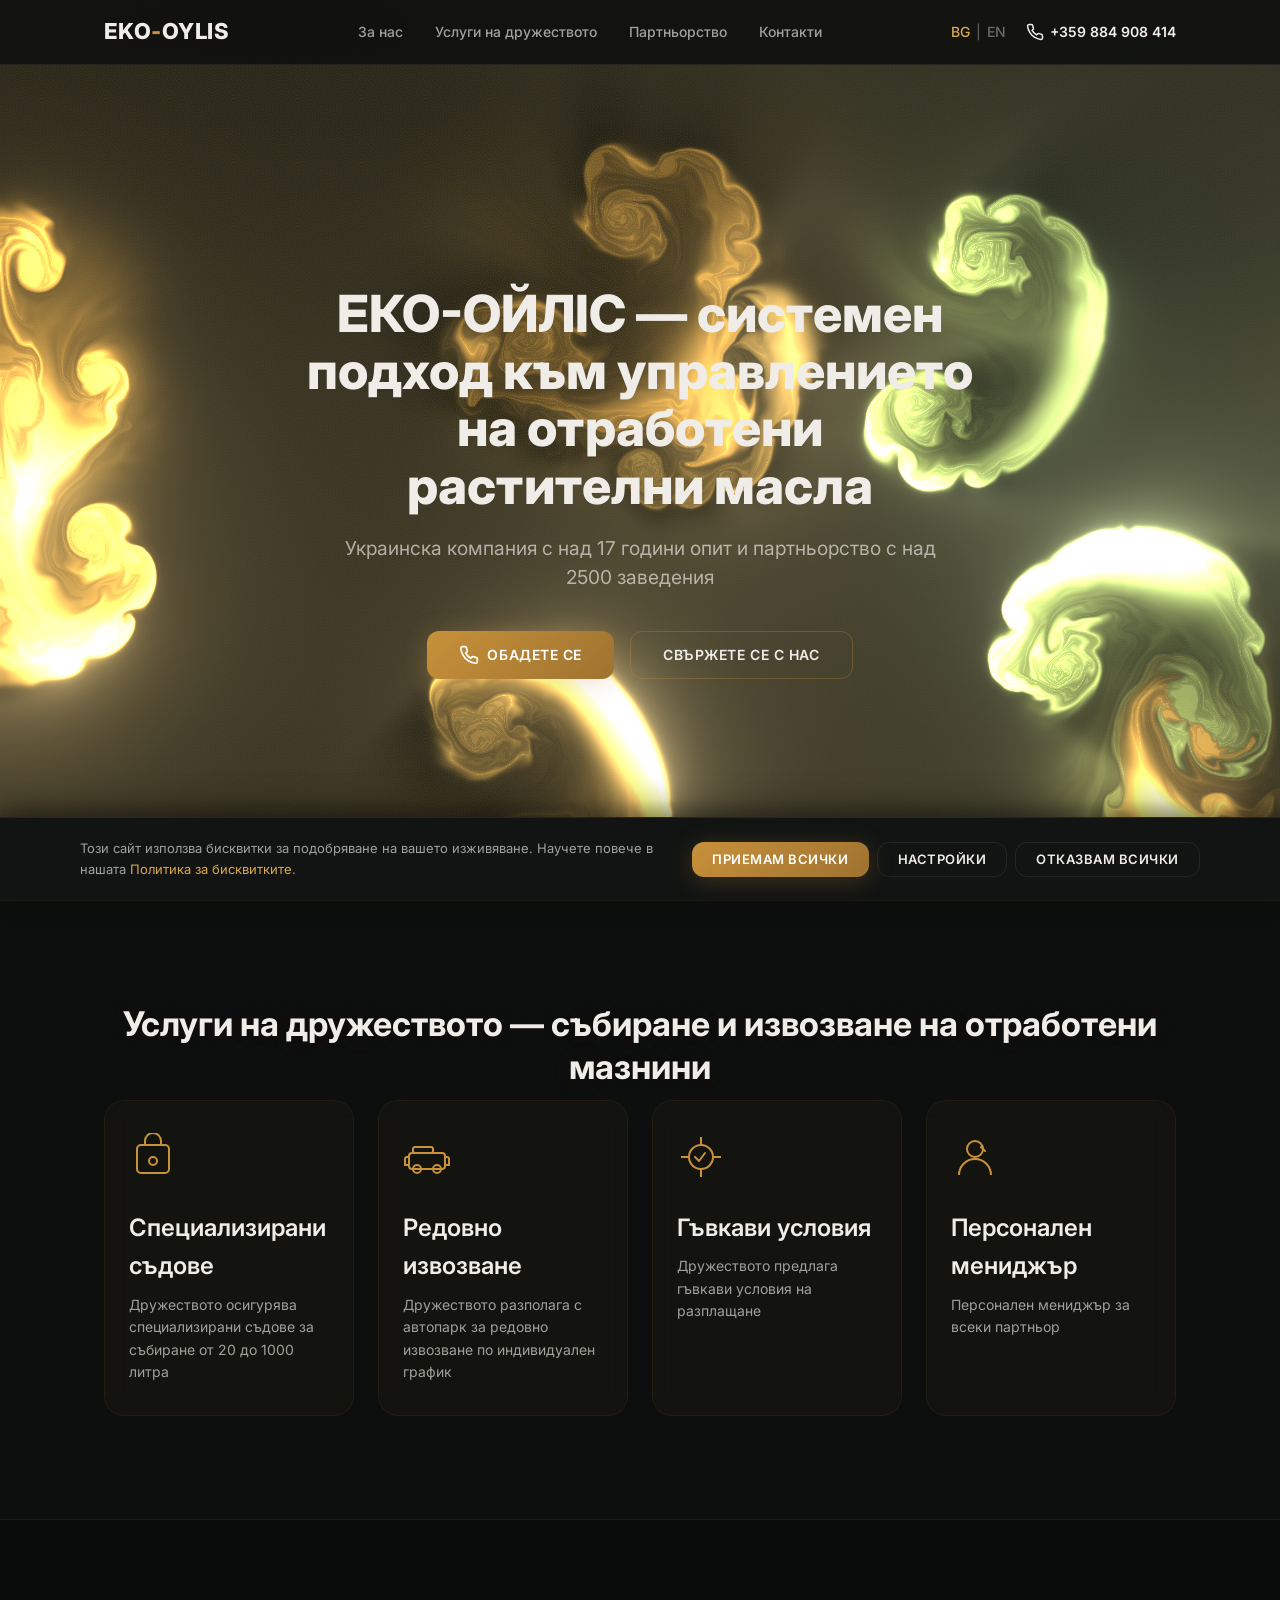
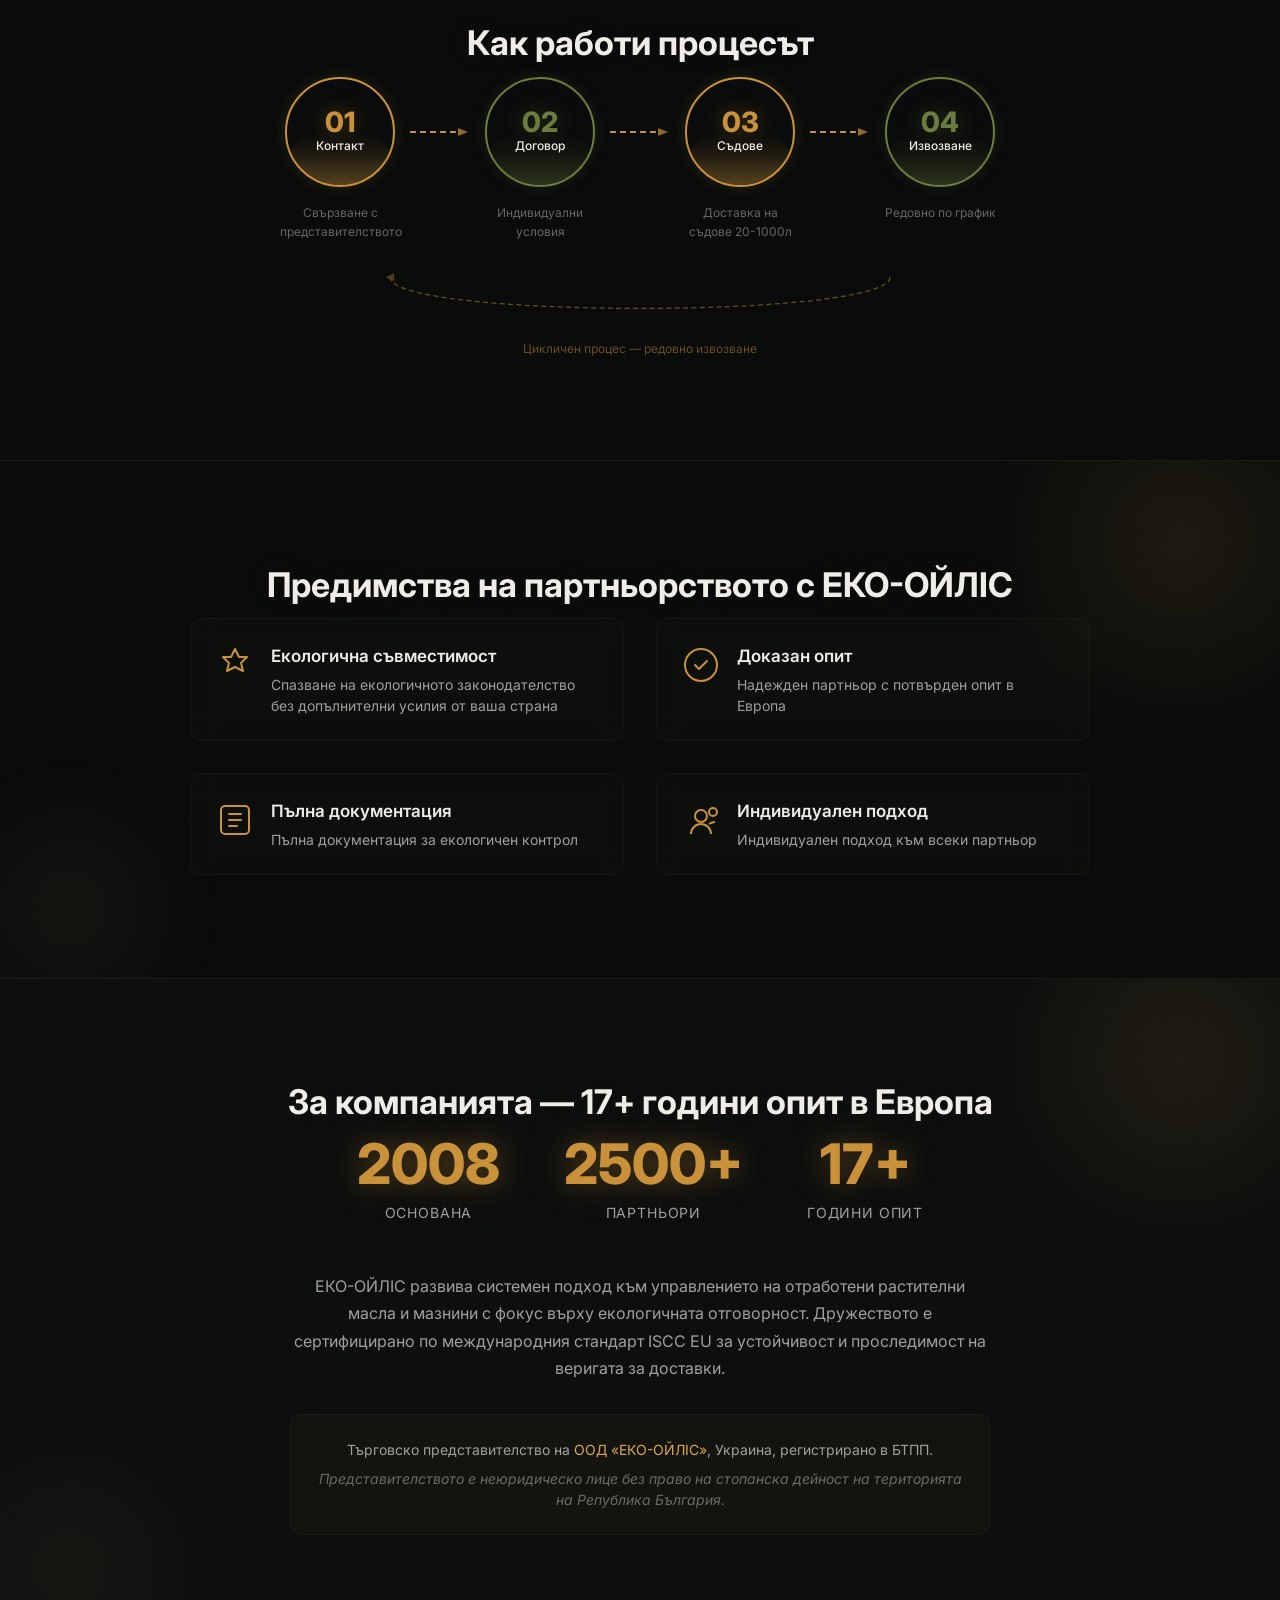
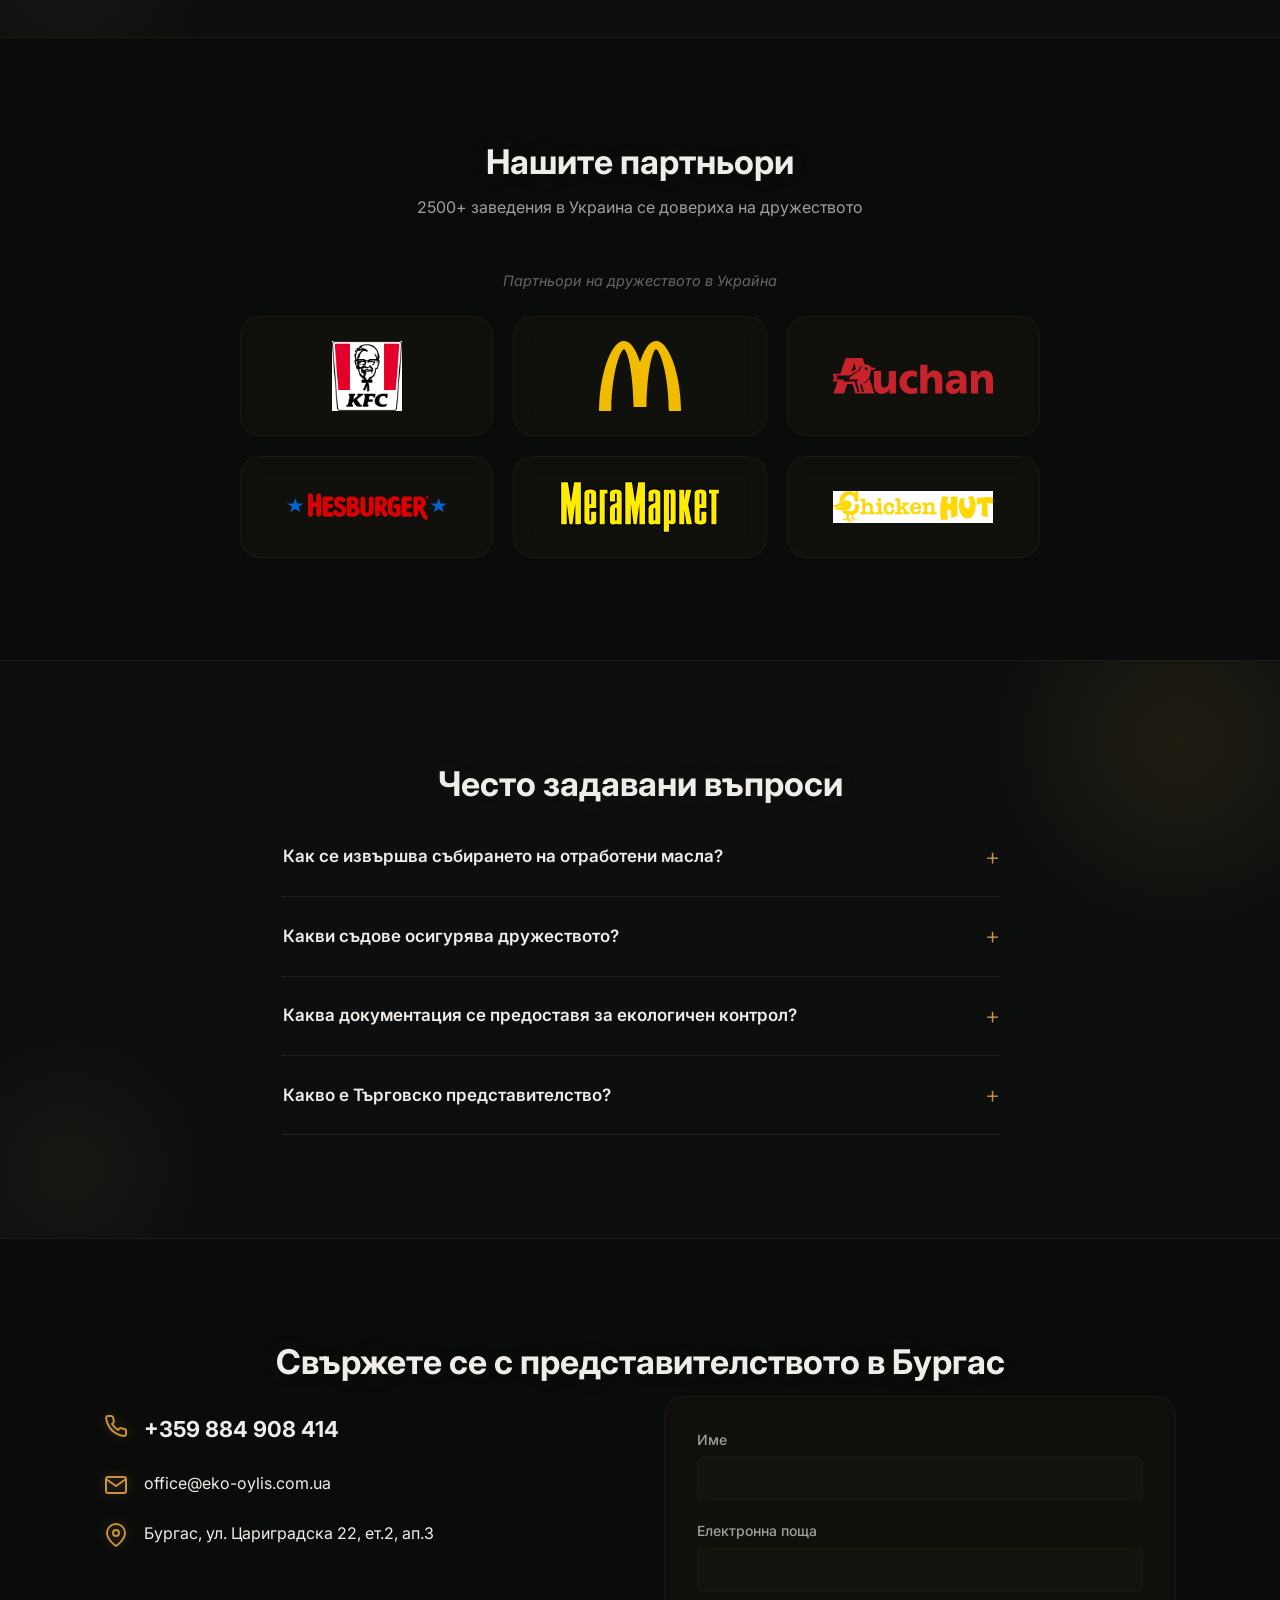
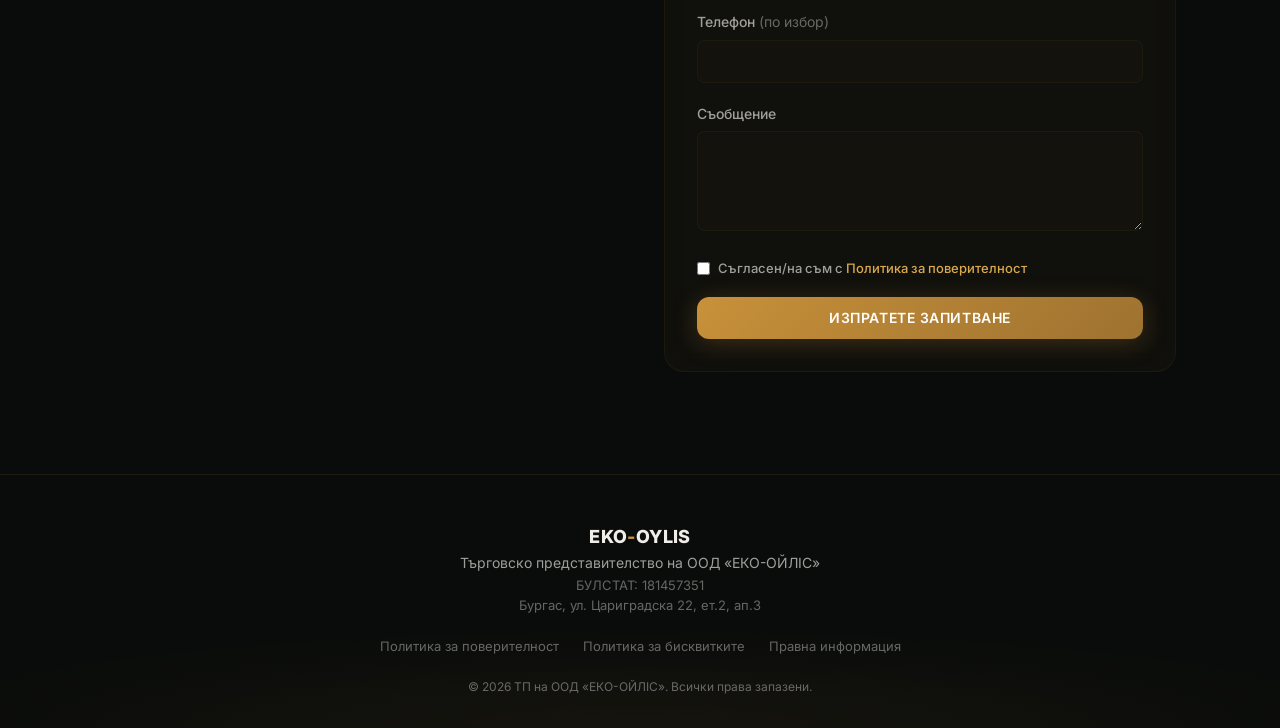
<file: index.html>
<!DOCTYPE html>
<html lang="bg">
<head>
  <meta charset="UTF-8">
  <meta name="viewport" content="width=device-width, initial-scale=1.0">
  <title>ЕКО-ОЙЛІС България | Събиране на отработени масла и мазнини</title>
  <meta name="description" content="ЕКО-ОЙЛІС осигурява събиране и управление на отработени растителни масла за ресторанти и производства в България. 17+ години опит, 2500+ партньори. Свържете се с нас!">

  <!-- Hreflang -->
  <link rel="alternate" hreflang="bg" href="https://eco-oylis.info/">
  <link rel="alternate" hreflang="en" href="https://eco-oylis.info/en/">
  <link rel="alternate" hreflang="x-default" href="https://eco-oylis.info/">
  <link rel="canonical" href="https://eco-oylis.info/">

  <!-- Open Graph -->
  <meta property="og:title" content="ЕКО-ОЙЛІС България">
  <meta property="og:description" content="Системен подход към управлението на отработени масла и мазнини">
  <meta property="og:type" content="website">
  <meta property="og:url" content="https://eco-oylis.info/">
  <meta property="og:image" content="https://eco-oylis.info/images/og-image.png">
  <meta property="og:locale" content="bg_BG">
  <meta property="og:locale:alternate" content="en_US">

  <!-- Favicon -->
  <link rel="icon" href="/images/favicon.svg" type="image/svg+xml">

  <!-- Fonts -->
  <link rel="preconnect" href="https://fonts.googleapis.com">
  <link rel="preconnect" href="https://fonts.gstatic.com" crossorigin>
  <link href="https://fonts.googleapis.com/css2?family=Inter:wght@400;500;600;700;800&display=swap" rel="stylesheet">

  <!-- GA4 with Consent Mode v2 -->
  <script>
    window.dataLayer = window.dataLayer || [];
    function gtag(){dataLayer.push(arguments);}
    gtag('consent', 'default', {
      'analytics_storage': 'denied',
      'ad_storage': 'denied',
      'ad_user_data': 'denied',
      'ad_personalization': 'denied'
    });
    gtag('js', new Date());
    gtag('config', 'G-XXXXXXXXXX');
  </script>
  <script async src="https://www.googletagmanager.com/gtag/js?id=G-XXXXXXXXXX"></script>

  <!-- Styles -->
  <link rel="stylesheet" href="css/style.css?v=19">

  <!-- Schema: Organization -->
  <script type="application/ld+json">
  {
    "@context": "https://schema.org",
    "@type": "Organization",
    "name": "EKO-OYLIS Trade Representation Bulgaria",
    "alternateName": ["ЕКО-ОЙЛІС България", "Търговско представителство на ООД ЕКО-ОЙЛІС"],
    "url": "https://eco-oylis.info",
    "telephone": "+359-884-908-414",
    "email": "office@eko-oylis.com.ua",
    "address": {
      "@type": "PostalAddress",
      "streetAddress": "ул. Цариградска 22, ет.2, ап.3",
      "addressLocality": "Бургас",
      "addressCountry": "BG"
    },
    "parentOrganization": {
      "@type": "Organization",
      "name": "ООД ЕКО-ОЙЛІС",
      "addressCountry": "UA"
    },
    "foundingDate": "2008",
    "description": "Събиране и управление на отработени растителни масла и мазнини"
  }
  </script>

  <!-- Schema: LocalBusiness -->
  <script type="application/ld+json">
  {
    "@context": "https://schema.org",
    "@type": "LocalBusiness",
    "name": "ЕКО-ОЙЛІС България",
    "image": "https://eco-oylis.info/images/logo.png",
    "address": {
      "@type": "PostalAddress",
      "streetAddress": "ул. Цариградска 22, ет.2, ап.3",
      "addressLocality": "Бургас",
      "addressCountry": "BG"
    },
    "geo": {
      "@type": "GeoCoordinates",
      "latitude": "42.5048",
      "longitude": "27.4626"
    },
    "areaServed": "Bulgaria",
    "serviceType": "Събиране на отработени масла и мазнини",
    "telephone": "+359-884-908-414",
    "url": "https://eco-oylis.info"
  }
  </script>

  <!-- Schema: BreadcrumbList -->
  <script type="application/ld+json">
  {
    "@context": "https://schema.org",
    "@type": "BreadcrumbList",
    "itemListElement": [
      { "@type": "ListItem", "position": 1, "name": "Начало", "item": "https://eco-oylis.info/" },
      { "@type": "ListItem", "position": 2, "name": "Услуги на дружеството", "item": "https://eco-oylis.info/#services" },
      { "@type": "ListItem", "position": 3, "name": "За нас", "item": "https://eco-oylis.info/#about" },
      { "@type": "ListItem", "position": 4, "name": "Контакти", "item": "https://eco-oylis.info/#contacts" }
    ]
  }
  </script>

  <!-- Schema: FAQPage -->
  <script type="application/ld+json">
  {
    "@context": "https://schema.org",
    "@type": "FAQPage",
    "mainEntity": [
      {
        "@type": "Question",
        "name": "Как се извършва събирането на отработени масла?",
        "acceptedAnswer": {
          "@type": "Answer",
          "text": "Дружеството осигурява специализирани съдове за събиране от 20 до 1000 литра и организира редовно извозване по индивидуален график, съобразен с нуждите на всеки партньор."
        }
      },
      {
        "@type": "Question",
        "name": "Какви съдове осигурява дружеството?",
        "acceptedAnswer": {
          "@type": "Answer",
          "text": "Дружеството предоставя многократни специализирани съдове с обем от 20 до 1000 литра, подходящи за различни типове заведения и производства."
        }
      },
      {
        "@type": "Question",
        "name": "Каква документация се предоставя за екологичен контрол?",
        "acceptedAnswer": {
          "@type": "Answer",
          "text": "Дружеството осигурява пълна документация — договори, транспортни накладни и отчети за обемите, необходими за екологичния контрол и спазване на нормативните изисквания."
        }
      },
      {
        "@type": "Question",
        "name": "Какво е Търговско представителство?",
        "acceptedAnswer": {
          "@type": "Answer",
          "text": "Търговското представителство е неюридическо лице без право на стопанска дейност на територията на Република България. То представлява интересите на ООД «ЕКО-ОЙЛІС», Украина, и съдейства за установяване на партньорски отношения."
        }
      }
    ]
  }
  </script>
</head>
<body>
  <!-- ==================== HEADER ==================== -->
  <header class="header" id="header">
    <div class="container header__inner">
      <a href="/" class="header__logo" aria-label="ЕКО-ОЙЛІС — начална страница">
        <span class="logo-text">EKO<span class="logo-accent">-</span>OYLIS</span>
      </a>
      <nav class="header__nav" id="nav" aria-label="Основна навигация">
        <ul class="nav__list">
          <li><a href="#about" class="nav__link">За нас</a></li>
          <li><a href="#services" class="nav__link">Услуги на дружеството</a></li>
          <li><a href="#partnership" class="nav__link">Партньорство</a></li>
          <li><a href="#contacts" class="nav__link">Контакти</a></li>
        </ul>
      </nav>
      <div class="header__right">
        <div class="lang-switch">
          <a href="/" class="lang-switch__link lang-switch__link--active" aria-label="Български">BG</a>
          <span class="lang-switch__sep">|</span>
          <a href="/en/" class="lang-switch__link" aria-label="English">EN</a>
        </div>
        <a href="tel:+359884908414" class="header__phone" aria-label="Обадете се">
          <svg class="icon-phone" width="18" height="18" viewBox="0 0 24 24" fill="none" stroke="currentColor" stroke-width="2"><path d="M22 16.92v3a2 2 0 01-2.18 2 19.79 19.79 0 01-8.63-3.07 19.5 19.5 0 01-6-6 19.79 19.79 0 01-3.07-8.67A2 2 0 014.11 2h3a2 2 0 012 1.72c.127.96.361 1.903.7 2.81a2 2 0 01-.45 2.11L8.09 9.91a16 16 0 006 6l1.27-1.27a2 2 0 012.11-.45c.907.339 1.85.573 2.81.7A2 2 0 0122 16.92z"/></svg>
          +359 884 908 414
        </a>
        <button class="burger" id="burger" aria-label="Меню" aria-expanded="false">
          <span></span><span></span><span></span>
        </button>
      </div>
    </div>
  </header>

  <main>
    <!-- ==================== HERO ==================== -->
    <section class="hero" id="hero">
      <!-- Liquid background animation -->
      <div class="hero__liquid" aria-hidden="true">
        <svg class="liquid-blob liquid-blob--1" viewBox="0 0 600 600" preserveAspectRatio="none">
          <path d="M300,520C360,520 420,480 460,430C500,380 530,320 530,260C530,200 500,140 460,100C420,60 370,30 300,30C230,30 180,60 140,100C100,140 70,200 70,260C70,320 100,380 140,430C180,480 240,520 300,520Z"/>
        </svg>
        <svg class="liquid-blob liquid-blob--2" viewBox="0 0 600 600" preserveAspectRatio="none">
          <path d="M300,500C350,510 410,470 450,420C490,370 510,310 510,250C510,190 490,130 450,90C410,50 360,30 300,30C240,30 190,50 150,90C110,130 90,190 90,250C90,310 110,370 150,420C190,470 250,490 300,500Z"/>
        </svg>
        <div class="liquid-drop liquid-drop--1"></div>
        <div class="liquid-drop liquid-drop--2"></div>
        <div class="liquid-drop liquid-drop--3"></div>
      </div>

      <div id="hero-fluid" class="hero__fluid-canvas" aria-hidden="true"></div>
      <div class="container hero__content">
        <h1 class="hero__title">ЕКО-ОЙЛІС — системен подход към управлението на отработени растителни масла</h1>
        <p class="hero__subtitle">Украинска компания с над 17 години опит и партньорство с над 2500 заведения</p>
        <div class="hero__cta">
          <a href="tel:+359884908414" class="btn btn--primary">
            <svg class="icon-phone" width="20" height="20" viewBox="0 0 24 24" fill="none" stroke="currentColor" stroke-width="2"><path d="M22 16.92v3a2 2 0 01-2.18 2 19.79 19.79 0 01-8.63-3.07 19.5 19.5 0 01-6-6 19.79 19.79 0 01-3.07-8.67A2 2 0 014.11 2h3a2 2 0 012 1.72c.127.96.361 1.903.7 2.81a2 2 0 01-.45 2.11L8.09 9.91a16 16 0 006 6l1.27-1.27a2 2 0 012.11-.45c.907.339 1.85.573 2.81.7A2 2 0 0122 16.92z"/></svg>
            Обадете се
          </a>
          <a href="#contacts" class="btn btn--secondary">Свържете се с нас</a>
        </div>
      </div>
    </section>

    <!-- ==================== SERVICES ==================== -->
    <section class="section services" id="services">
      <div class="liquid-divider" aria-hidden="true"></div>
      <div class="container">
        <h2 class="section__title">Услуги на дружеството — събиране и извозване на отработени мазнини</h2>
        <div class="cards cards--4">
          <div class="card" data-reveal>
            <div class="card__icon">
              <svg width="48" height="48" viewBox="0 0 48 48" fill="none">
                <rect x="8" y="12" width="32" height="28" rx="4" stroke="currentColor" stroke-width="2"/>
                <path d="M16 12V8a8 8 0 0116 0v4" stroke="currentColor" stroke-width="2"/>
                <circle cx="24" cy="28" r="4" stroke="currentColor" stroke-width="2"/>
              </svg>
            </div>
            <h3 class="card__title">Специализирани съдове</h3>
            <p class="card__text">Дружеството осигурява специализирани съдове за събиране от 20 до 1000 литра</p>
          </div>
          <div class="card" data-reveal>
            <div class="card__icon">
              <svg width="48" height="48" viewBox="0 0 48 48" fill="none">
                <rect x="6" y="20" width="36" height="16" rx="3" stroke="currentColor" stroke-width="2"/>
                <circle cx="14" cy="36" r="4" stroke="currentColor" stroke-width="2"/>
                <circle cx="34" cy="36" r="4" stroke="currentColor" stroke-width="2"/>
                <path d="M6 24h-2a2 2 0 00-2 2v6h4M42 24h2a2 2 0 012 2v6h-4" stroke="currentColor" stroke-width="2"/>
                <rect x="10" y="14" width="20" height="6" rx="2" stroke="currentColor" stroke-width="2"/>
              </svg>
            </div>
            <h3 class="card__title">Редовно извозване</h3>
            <p class="card__text">Дружеството разполага с автопарк за редовно извозване по индивидуален график</p>
          </div>
          <div class="card" data-reveal>
            <div class="card__icon">
              <svg width="48" height="48" viewBox="0 0 48 48" fill="none">
                <path d="M24 4v8M24 36v8M4 24h8M36 24h8" stroke="currentColor" stroke-width="2"/>
                <circle cx="24" cy="24" r="12" stroke="currentColor" stroke-width="2"/>
                <path d="M18 24l4 4 6-8" stroke="currentColor" stroke-width="2" stroke-linecap="round" stroke-linejoin="round"/>
              </svg>
            </div>
            <h3 class="card__title">Гъвкави условия</h3>
            <p class="card__text">Дружеството предлага гъвкави условия на разплащане</p>
          </div>
          <div class="card" data-reveal>
            <div class="card__icon">
              <svg width="48" height="48" viewBox="0 0 48 48" fill="none">
                <circle cx="24" cy="16" r="8" stroke="currentColor" stroke-width="2"/>
                <path d="M8 42c0-8.837 7.163-16 16-16s16 7.163 16 16" stroke="currentColor" stroke-width="2"/>
                <path d="M30 14l4 4" stroke="currentColor" stroke-width="2" stroke-linecap="round"/>
              </svg>
            </div>
            <h3 class="card__title">Персонален мениджър</h3>
            <p class="card__text">Персонален мениджър за всеки партньор</p>
          </div>
        </div>
      </div>
    </section>

    <!-- ==================== PROCESS ==================== -->
    <section class="section section--dark" id="process">
      <div class="container">
        <h2 class="section__title">Как работи процесът</h2>
        <div class="process">
          <div class="process__step" data-reveal>
            <div class="process__circle process__circle--amber">
              <span class="process__number">01</span>
              <span class="process__label">Контакт</span>
            </div>
            <p class="process__desc">Свързване с представителството</p>
          </div>
          <svg class="process__arrow" viewBox="0 0 60 12" fill="none"><line x1="0" y1="6" x2="48" y2="6" stroke="#c8913a" stroke-width="2" stroke-dasharray="6 4"/><polygon points="48,2 58,6 48,10" fill="#c8913a" opacity="0.7"/></svg>
          <div class="process__step" data-reveal>
            <div class="process__circle process__circle--olive">
              <span class="process__number process__number--olive">02</span>
              <span class="process__label">Договор</span>
            </div>
            <p class="process__desc">Индивидуални условия</p>
          </div>
          <svg class="process__arrow" viewBox="0 0 60 12" fill="none"><line x1="0" y1="6" x2="48" y2="6" stroke="#c8913a" stroke-width="2" stroke-dasharray="6 4"/><polygon points="48,2 58,6 48,10" fill="#c8913a" opacity="0.7"/></svg>
          <div class="process__step" data-reveal>
            <div class="process__circle process__circle--amber">
              <span class="process__number">03</span>
              <span class="process__label">Съдове</span>
            </div>
            <p class="process__desc">Доставка на съдове 20-1000л</p>
          </div>
          <svg class="process__arrow" viewBox="0 0 60 12" fill="none"><line x1="0" y1="6" x2="48" y2="6" stroke="#c8913a" stroke-width="2" stroke-dasharray="6 4"/><polygon points="48,2 58,6 48,10" fill="#c8913a" opacity="0.7"/></svg>
          <div class="process__step" data-reveal>
            <div class="process__circle process__circle--olive">
              <span class="process__number process__number--olive">04</span>
              <span class="process__label">Извозване</span>
            </div>
            <p class="process__desc">Редовно по график</p>
          </div>
        </div>
        <div class="process__cycle">
          <svg class="process__cycle-back" viewBox="0 0 800 60" fill="none"><path d="M700 5 C700 55 100 55 100 5" stroke="#c8913a" stroke-width="1.5" stroke-dasharray="6 4"/><polygon points="105,10 95,5 105,0" fill="#c8913a" opacity="0.7"/></svg>
          <p class="process__cycle-text">Цикличен процес — редовно извозване</p>
        </div>
      </div>
    </section>

    <!-- ==================== BENEFITS ==================== -->
    <section class="section section--dark section--liquid benefits" id="partnership">
      <div class="liquid-divider liquid-divider--dark" aria-hidden="true"></div>
      <div class="container">
        <h2 class="section__title">Предимства на партньорството с ЕКО-ОЙЛІС</h2>
        <div class="benefits__grid">
          <div class="benefit" data-reveal>
            <div class="benefit__icon">
              <svg width="40" height="40" viewBox="0 0 40 40" fill="none">
                <path d="M20 4l4 8h8l-6 6 2 8-8-4-8 4 2-8-6-6h8z" stroke="currentColor" stroke-width="2" stroke-linejoin="round"/>
              </svg>
            </div>
            <div>
              <h3 class="benefit__title">Екологична съвместимост</h3>
              <p class="benefit__text">Спазване на екологичното законодателство без допълнителни усилия от ваша страна</p>
            </div>
          </div>
          <div class="benefit" data-reveal>
            <div class="benefit__icon">
              <svg width="40" height="40" viewBox="0 0 40 40" fill="none">
                <path d="M20 36c8.837 0 16-7.163 16-16S28.837 4 20 4 4 11.163 4 20s7.163 16 16 16z" stroke="currentColor" stroke-width="2"/>
                <path d="M14 20l4 4 8-8" stroke="currentColor" stroke-width="2" stroke-linecap="round" stroke-linejoin="round"/>
              </svg>
            </div>
            <div>
              <h3 class="benefit__title">Доказан опит</h3>
              <p class="benefit__text">Надежден партньор с потвърден опит в Европа</p>
            </div>
          </div>
          <div class="benefit" data-reveal>
            <div class="benefit__icon">
              <svg width="40" height="40" viewBox="0 0 40 40" fill="none">
                <rect x="6" y="6" width="28" height="28" rx="4" stroke="currentColor" stroke-width="2"/>
                <path d="M14 14h12M14 20h12M14 26h8" stroke="currentColor" stroke-width="2" stroke-linecap="round"/>
              </svg>
            </div>
            <div>
              <h3 class="benefit__title">Пълна документация</h3>
              <p class="benefit__text">Пълна документация за екологичен контрол</p>
            </div>
          </div>
          <div class="benefit" data-reveal>
            <div class="benefit__icon">
              <svg width="40" height="40" viewBox="0 0 40 40" fill="none">
                <circle cx="20" cy="16" r="6" stroke="currentColor" stroke-width="2"/>
                <path d="M10 34c0-5.523 4.477-10 10-10s10 4.477 10 10" stroke="currentColor" stroke-width="2"/>
                <circle cx="32" cy="12" r="4" stroke="currentColor" stroke-width="2"/>
                <path d="M28 24c2.21-1.333 4-2 6-2" stroke="currentColor" stroke-width="2"/>
              </svg>
            </div>
            <div>
              <h3 class="benefit__title">Индивидуален подход</h3>
              <p class="benefit__text">Индивидуален подход към всеки партньор</p>
            </div>
          </div>
        </div>
      </div>
    </section>

    <!-- ==================== ABOUT ==================== -->
    <section class="section section--liquid about" id="about">
      <div class="liquid-divider" aria-hidden="true"></div>
      <div class="container">
        <h2 class="section__title">За компанията — 17+ години опит в Европа</h2>
        <div class="about__stats">
          <div class="stat" data-reveal>
            <span class="stat__number" data-count="2008">2008</span>
            <span class="stat__label">Основана</span>
          </div>
          <div class="stat" data-reveal>
            <span class="stat__number">2500+</span>
            <span class="stat__label">Партньори</span>
          </div>
          <div class="stat" data-reveal>
            <span class="stat__number">17+</span>
            <span class="stat__label">Години опит</span>
          </div>
        </div>
        <div class="about__content">
          <p class="about__text">ЕКО-ОЙЛІС развива системен подход към управлението на отработени растителни масла и мазнини с фокус върху екологичната отговорност. Дружеството е сертифицирано по международния стандарт ISCC EU за устойчивост и проследимост на веригата за доставки.</p>
          <div class="about__legal">
            <p>Търговско представителство на <a href="https://eko-oylis.com.ua/" target="_blank" rel="noopener">ООД «ЕКО-ОЙЛІС»</a>, Украина, регистрирано в БТПП.</p>
            <p class="about__disclaimer">Представителството е неюридическо лице без право на стопанска дейност на територията на Република България.</p>
          </div>
        </div>
      </div>
    </section>

    <!-- ==================== SOCIAL PROOF ==================== -->
    <section class="section section--dark social-proof" id="social-proof">
      <div class="container">
        <h2 class="section__title">Нашите партньори</h2>
        <p class="section__subtitle">2500+ заведения в Украина се довериха на дружеството</p>
        <p class="section__note">Партньори на дружеството в Украйна</p>
        <div class="partners-grid" data-reveal>
          <div class="partner-card">
            <img src="images/logos/kfc.jpg" alt="KFC" loading="lazy">
          </div>
          <div class="partner-card">
            <img src="images/logos/mcdonalds.svg" alt="McDonald's" loading="lazy">
          </div>
          <div class="partner-card">
            <img src="images/logos/auchan.svg" alt="Auchan" loading="lazy">
          </div>
          <div class="partner-card">
            <img src="images/logos/hesburger.svg" alt="Hesburger" loading="lazy">
          </div>
          <div class="partner-card">
            <img src="images/logos/megamarket.svg" alt="МегаМаркет" loading="lazy">
          </div>
          <div class="partner-card">
            <img src="images/logos/chickenhut.jpg" alt="Chicken Hut" loading="lazy">
          </div>
        </div>
      </div>
    </section>

    <!-- ==================== FAQ ==================== -->
    <section class="section section--liquid faq" id="faq">
      <div class="liquid-divider" aria-hidden="true"></div>
      <div class="container">
        <h2 class="section__title">Често задавани въпроси</h2>
        <div class="faq__list">
          <details class="faq__item" data-reveal>
            <summary class="faq__question">Как се извършва събирането на отработени масла?</summary>
            <p class="faq__answer">Дружеството осигурява специализирани съдове за събиране от 20 до 1000 литра и организира редовно извозване по индивидуален график, съобразен с нуждите на всеки партньор.</p>
          </details>
          <details class="faq__item" data-reveal>
            <summary class="faq__question">Какви съдове осигурява дружеството?</summary>
            <p class="faq__answer">Дружеството предоставя многократни специализирани съдове с обем от 20 до 1000 литра, подходящи за различни типове заведения и производства.</p>
          </details>
          <details class="faq__item" data-reveal>
            <summary class="faq__question">Каква документация се предоставя за екологичен контрол?</summary>
            <p class="faq__answer">Дружеството осигурява пълна документация — договори, транспортни накладни и отчети за обемите, необходими за екологичния контрол и спазване на нормативните изисквания.</p>
          </details>
          <details class="faq__item" data-reveal>
            <summary class="faq__question">Какво е Търговско представителство?</summary>
            <p class="faq__answer">Търговското представителство е неюридическо лице без право на стопанска дейност на територията на Република България. То представлява интересите на ООД «ЕКО-ОЙЛІС», Украина, и съдейства за установяване на партньорски отношения.</p>
          </details>
        </div>
      </div>
    </section>

    <!-- ==================== CONTACTS ==================== -->
    <section class="section section--dark contacts" id="contacts">
      <div class="container">
        <h2 class="section__title">Свържете се с представителството в Бургас</h2>
        <div class="contacts__grid">
          <div class="contacts__info" data-reveal>
            <div class="contact-item">
              <svg width="24" height="24" viewBox="0 0 24 24" fill="none" stroke="currentColor" stroke-width="2"><path d="M22 16.92v3a2 2 0 01-2.18 2 19.79 19.79 0 01-8.63-3.07 19.5 19.5 0 01-6-6 19.79 19.79 0 01-3.07-8.67A2 2 0 014.11 2h3a2 2 0 012 1.72c.127.96.361 1.903.7 2.81a2 2 0 01-.45 2.11L8.09 9.91a16 16 0 006 6l1.27-1.27a2 2 0 012.11-.45c.907.339 1.85.573 2.81.7A2 2 0 0122 16.92z"/></svg>
              <a href="tel:+359884908414" class="contact-item__value contact-item__value--phone">+359 884 908 414</a>
            </div>
            <div class="contact-item">
              <svg width="24" height="24" viewBox="0 0 24 24" fill="none" stroke="currentColor" stroke-width="2"><path d="M4 4h16c1.1 0 2 .9 2 2v12c0 1.1-.9 2-2 2H4c-1.1 0-2-.9-2-2V6c0-1.1.9-2 2-2z"/><polyline points="22,6 12,13 2,6"/></svg>
              <a href="mailto:office@eko-oylis.com.ua" class="contact-item__value">office@eko-oylis.com.ua</a>
            </div>
            <div class="contact-item">
              <svg width="24" height="24" viewBox="0 0 24 24" fill="none" stroke="currentColor" stroke-width="2"><path d="M21 10c0 7-9 13-9 13s-9-6-9-13a9 9 0 0118 0z"/><circle cx="12" cy="10" r="3"/></svg>
              <span class="contact-item__value">Бургас, ул. Цариградска 22, ет.2, ап.3</span>
            </div>
          </div>
          <form class="contact-form" id="contactForm" data-reveal
                action="https://formsubmit.co/ajax/oylis.tech@gmail.com" method="POST">
            <div class="form-group">
              <label for="name" class="form-label">Име</label>
              <input type="text" id="name" name="name" class="form-input" required autocomplete="name">
            </div>
            <div class="form-group">
              <label for="email" class="form-label">Електронна поща</label>
              <input type="email" id="email" name="email" class="form-input" required autocomplete="email">
            </div>
            <div class="form-group">
              <label for="phone" class="form-label">Телефон <span class="form-optional">(по избор)</span></label>
              <input type="tel" id="phone" name="phone" class="form-input" autocomplete="tel">
            </div>
            <div class="form-group">
              <label for="message" class="form-label">Съобщение</label>
              <textarea id="message" name="message" class="form-input form-textarea" rows="4" required></textarea>
            </div>
            <!-- FormSubmit config -->
            <input type="hidden" name="_captcha" value="false">
            <input type="hidden" name="_template" value="table">
            <input type="hidden" name="_subject" value="Ново запитване от eco-oylis.info">
            <!-- Honeypot anti-spam -->
            <div class="form-hp" aria-hidden="true">
              <label for="website">Website</label>
              <input type="text" id="website" name="website" tabindex="-1" autocomplete="off">
            </div>
            <div class="form-group form-group--checkbox">
              <input type="checkbox" id="gdpr" name="gdpr" class="form-checkbox" required>
              <label for="gdpr" class="form-label form-label--checkbox">Съгласен/на съм с <a href="/politika-poveritelnost/" target="_blank">Политика за поверителност</a></label>
            </div>
            <button type="submit" class="btn btn--primary btn--full">Изпратете запитване</button>
            <div class="form-success" id="formSuccess" hidden>
              Благодарим! Вашето запитване е изпратено успешно.
            </div>
          </form>
        </div>
      </div>
    </section>
  </main>

  <!-- ==================== FOOTER ==================== -->
  <footer class="footer">
    <div class="container footer__inner">
      <div class="footer__company">
        <span class="logo-text logo-text--footer">EKO<span class="logo-accent">-</span>OYLIS</span>
        <p class="footer__name">Търговско представителство на ООД «ЕКО-ОЙЛІС»</p>
        <p class="footer__bulstat">БУЛСТАТ: 181457351</p>
        <p class="footer__address">Бургас, ул. Цариградска 22, ет.2, ап.3</p>
      </div>
      <div class="footer__links">
        <a href="/politika-poveritelnost/">Политика за поверителност</a>
        <a href="/politika-biskvitki/">Политика за бисквитките</a>
        <a href="/pravna-informacia/">Правна информация</a>
      </div>
      <p class="footer__copy">&copy; 2026 ТП на ООД «ЕКО-ОЙЛІС». Всички права запазени.</p>
    </div>
  </footer>

  <!-- ==================== COOKIE BANNER ==================== -->
  <div class="cookie-banner" id="cookieBanner" hidden>
    <div class="cookie-banner__content">
      <p>Този сайт използва бисквитки за подобряване на вашето изживяване. Научете повече в нашата <a href="/politika-biskvitki/">Политика за бисквитките</a>.</p>
      <div class="cookie-banner__actions">
        <button class="btn btn--small btn--primary" id="cookieAcceptAll">Приемам всички</button>
        <button class="btn btn--small btn--outline" id="cookieSettings">Настройки</button>
        <button class="btn btn--small btn--outline" id="cookieRejectAll">Отказвам всички</button>
      </div>
    </div>
    <!-- Cookie Settings Panel -->
    <div class="cookie-settings" id="cookieSettingsPanel" hidden>
      <h3>Настройки за бисквитките</h3>
      <div class="cookie-category">
        <label><input type="checkbox" checked disabled> Необходими (винаги активни)</label>
      </div>
      <div class="cookie-category">
        <label><input type="checkbox" id="cookieAnalytics"> Аналитични</label>
      </div>
      <div class="cookie-category">
        <label><input type="checkbox" id="cookieMarketing"> Маркетингови</label>
      </div>
      <button class="btn btn--small btn--primary" id="cookieSaveSettings">Запази настройките</button>
    </div>
  </div>

  <script defer src="js/webgl-fluid.min.js"></script>
  <script defer src="js/main.js"></script>
</body>
</html>
</file>
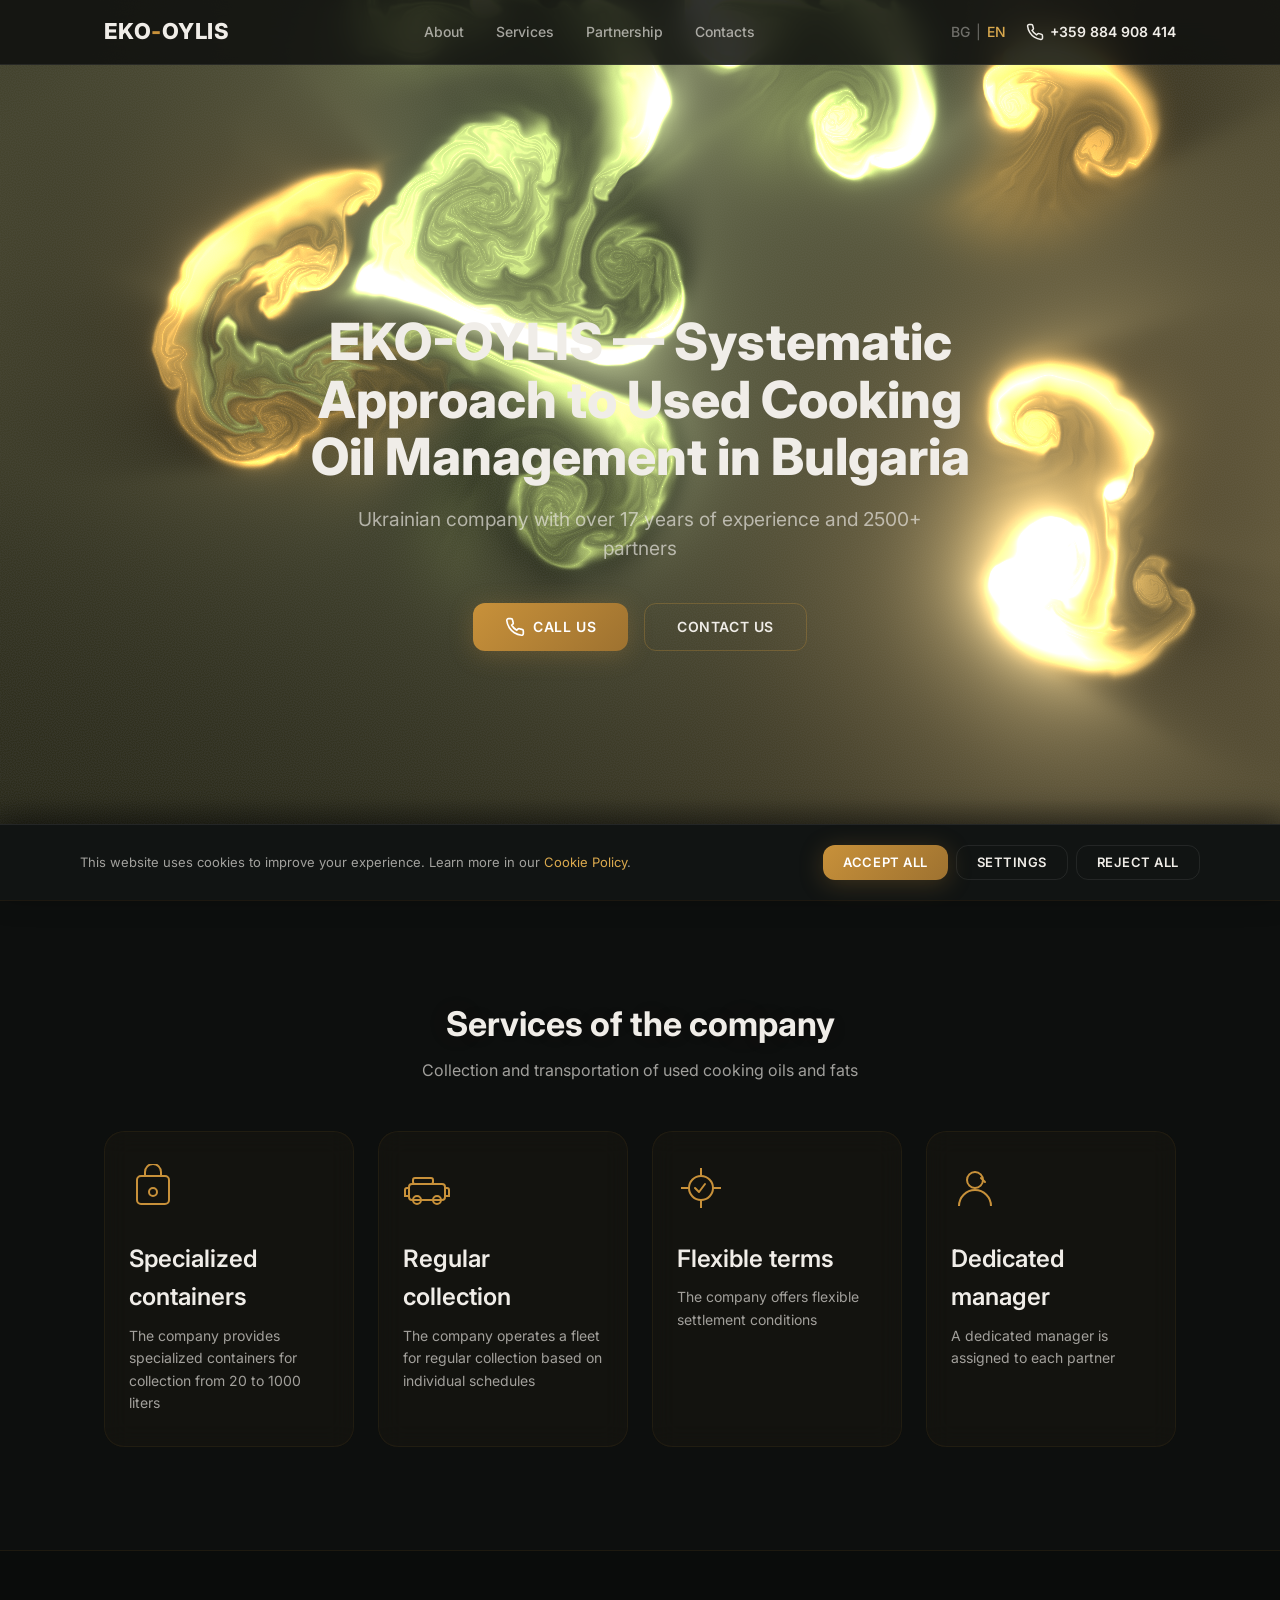
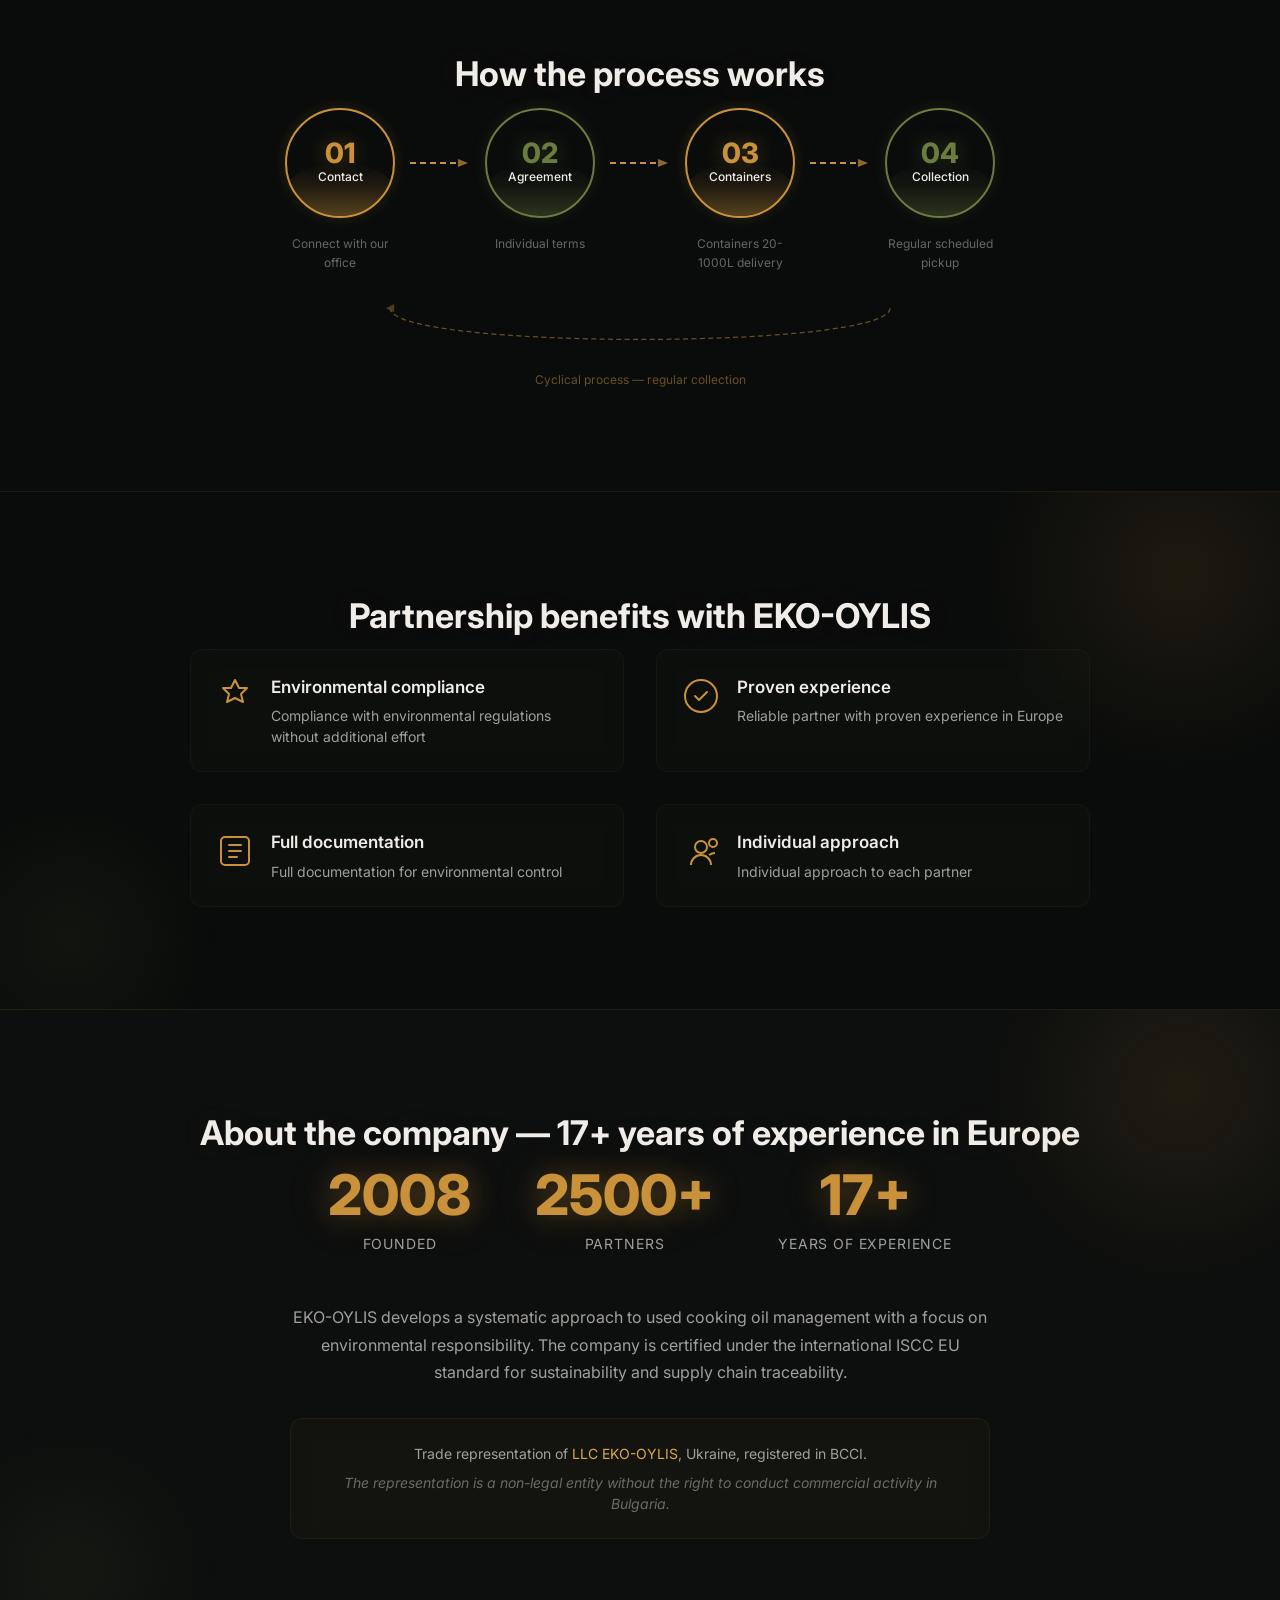
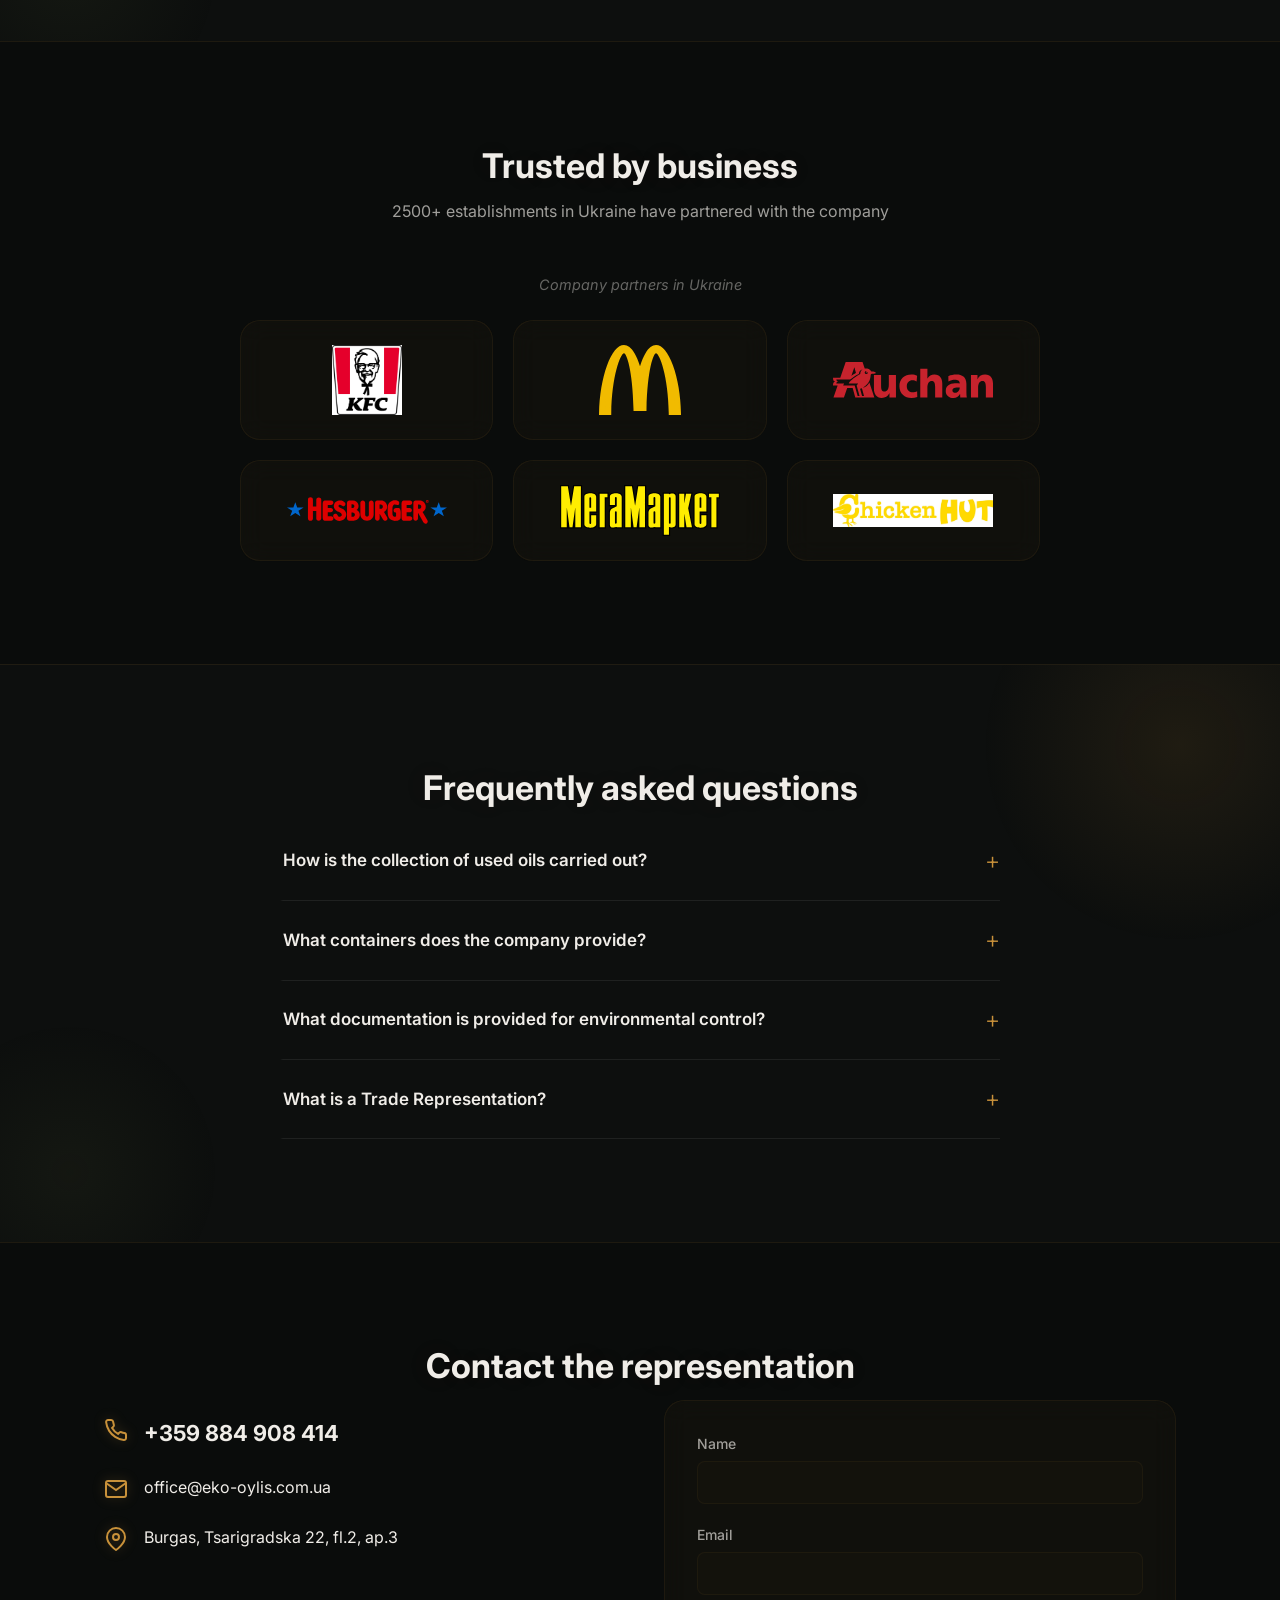
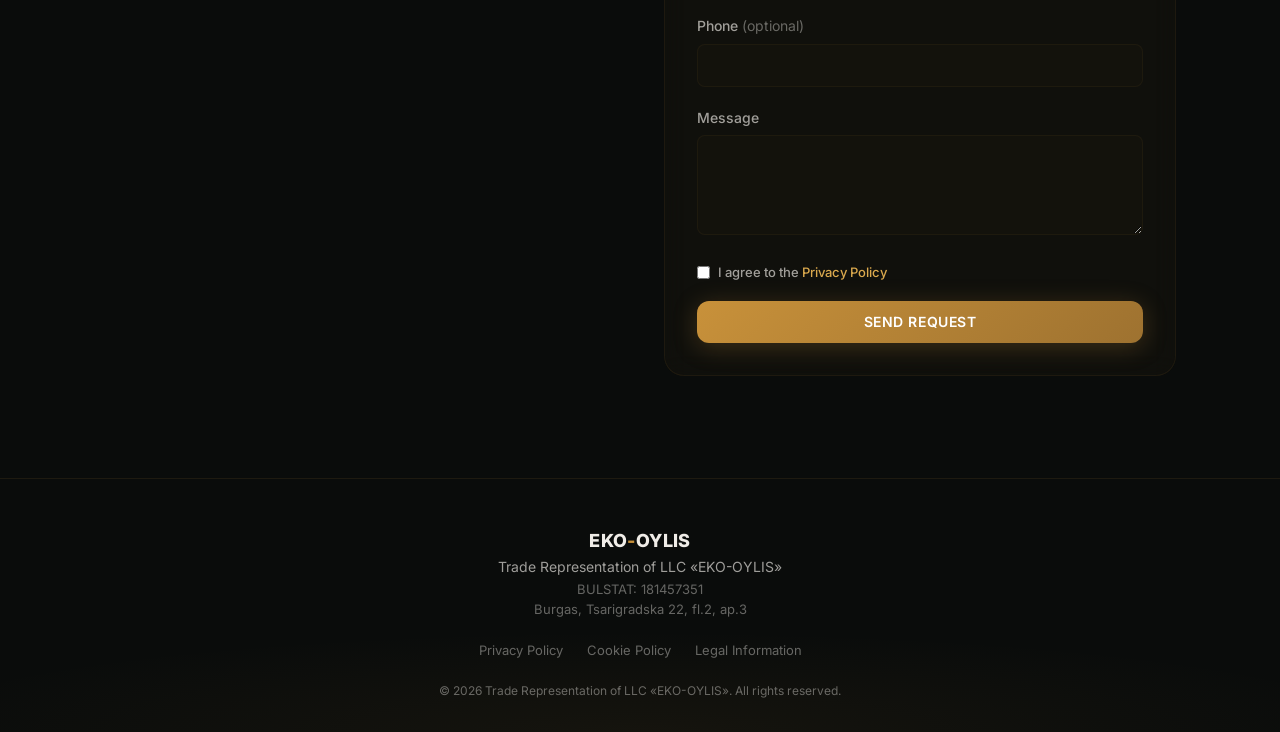
<file: en/index.html>
<!DOCTYPE html>
<html lang="en">
<head>
  <meta charset="UTF-8">
  <meta name="viewport" content="width=device-width, initial-scale=1.0">
  <title>EKO-OYLIS Bulgaria | Used Cooking Oil Collection & Management</title>
  <meta name="description" content="EKO-OYLIS provides collection and management of used cooking oils for restaurants and food producers in Bulgaria. 17+ years of experience, 2500+ partners. Contact us!">

  <!-- Hreflang -->
  <link rel="alternate" hreflang="bg" href="https://eco-oylis.info/">
  <link rel="alternate" hreflang="en" href="https://eco-oylis.info/en/">
  <link rel="alternate" hreflang="x-default" href="https://eco-oylis.info/">
  <link rel="canonical" href="https://eco-oylis.info/en/">

  <!-- Open Graph -->
  <meta property="og:title" content="EKO-OYLIS Bulgaria">
  <meta property="og:description" content="Systematic Approach to Used Cooking Oil Management">
  <meta property="og:type" content="website">
  <meta property="og:url" content="https://eco-oylis.info/en/">
  <meta property="og:image" content="https://eco-oylis.info/images/og-image.png">
  <meta property="og:locale" content="en_US">
  <meta property="og:locale:alternate" content="bg_BG">

  <!-- Favicon -->
  <link rel="icon" href="/images/favicon.svg" type="image/svg+xml">

  <!-- Fonts -->
  <link rel="preconnect" href="https://fonts.googleapis.com">
  <link rel="preconnect" href="https://fonts.gstatic.com" crossorigin>
  <link href="https://fonts.googleapis.com/css2?family=Inter:wght@400;500;600;700;800&display=swap" rel="stylesheet">

  <!-- GA4 with Consent Mode v2 -->
  <script>
    window.dataLayer = window.dataLayer || [];
    function gtag(){dataLayer.push(arguments);}
    gtag('consent', 'default', {
      'analytics_storage': 'denied',
      'ad_storage': 'denied',
      'ad_user_data': 'denied',
      'ad_personalization': 'denied'
    });
    gtag('js', new Date());
    gtag('config', 'G-XXXXXXXXXX');
  </script>
  <script async src="https://www.googletagmanager.com/gtag/js?id=G-XXXXXXXXXX"></script>

  <!-- Styles -->
  <link rel="stylesheet" href="../css/style.css?v=19">

  <!-- Schema: Organization -->
  <script type="application/ld+json">
  {
    "@context": "https://schema.org",
    "@type": "Organization",
    "name": "EKO-OYLIS Trade Representation Bulgaria",
    "alternateName": ["ЕКО-ОЙЛІС България"],
    "url": "https://eco-oylis.info",
    "telephone": "+359-884-908-414",
    "email": "office@eko-oylis.com.ua",
    "address": {
      "@type": "PostalAddress",
      "streetAddress": "Tsarigradska 22, fl.2, ap.3",
      "addressLocality": "Burgas",
      "addressCountry": "BG"
    },
    "parentOrganization": {
      "@type": "Organization",
      "name": "LLC EKO-OYLIS",
      "addressCountry": "UA"
    },
    "foundingDate": "2008",
    "description": "Collection and management of used cooking oils and fats"
  }
  </script>

  <!-- Schema: LocalBusiness -->
  <script type="application/ld+json">
  {
    "@context": "https://schema.org",
    "@type": "LocalBusiness",
    "name": "EKO-OYLIS Bulgaria",
    "image": "https://eco-oylis.info/images/og-image.png",
    "address": {
      "@type": "PostalAddress",
      "streetAddress": "Tsarigradska 22, fl.2, ap.3",
      "addressLocality": "Burgas",
      "addressCountry": "BG"
    },
    "geo": {
      "@type": "GeoCoordinates",
      "latitude": "42.5048",
      "longitude": "27.4626"
    },
    "areaServed": "Bulgaria",
    "serviceType": "Used cooking oil collection and management",
    "telephone": "+359-884-908-414",
    "url": "https://eco-oylis.info/en/"
  }
  </script>

  <!-- Schema: FAQPage -->
  <script type="application/ld+json">
  {
    "@context": "https://schema.org",
    "@type": "FAQPage",
    "mainEntity": [
      {
        "@type": "Question",
        "name": "How is the collection of used oils carried out?",
        "acceptedAnswer": {
          "@type": "Answer",
          "text": "The company provides specialized containers from 20 to 1000 liters and organizes regular collection on an individual schedule tailored to each partner's needs."
        }
      },
      {
        "@type": "Question",
        "name": "What containers does the company provide?",
        "acceptedAnswer": {
          "@type": "Answer",
          "text": "The company provides reusable specialized containers with a capacity from 20 to 1000 liters, suitable for various types of establishments and food producers."
        }
      },
      {
        "@type": "Question",
        "name": "What documentation is provided for environmental control?",
        "acceptedAnswer": {
          "@type": "Answer",
          "text": "The company provides full documentation — contracts, transport invoices, and volume reports required for environmental control and regulatory compliance."
        }
      },
      {
        "@type": "Question",
        "name": "What is a Trade Representation?",
        "acceptedAnswer": {
          "@type": "Answer",
          "text": "The Trade Representation is a non-legal entity without the right to conduct commercial activity in the Republic of Bulgaria. It represents the interests of LLC EKO-OYLIS, Ukraine, and facilitates the establishment of partnership relations."
        }
      }
    ]
  }
  </script>

  <!-- Schema: BreadcrumbList -->
  <script type="application/ld+json">
  {
    "@context": "https://schema.org",
    "@type": "BreadcrumbList",
    "itemListElement": [
      { "@type": "ListItem", "position": 1, "name": "Home", "item": "https://eco-oylis.info/en/" },
      { "@type": "ListItem", "position": 2, "name": "Services", "item": "https://eco-oylis.info/en/#services" },
      { "@type": "ListItem", "position": 3, "name": "About", "item": "https://eco-oylis.info/en/#about" },
      { "@type": "ListItem", "position": 4, "name": "Contacts", "item": "https://eco-oylis.info/en/#contacts" }
    ]
  }
  </script>
</head>
<body>
  <!-- ==================== HEADER ==================== -->
  <header class="header" id="header">
    <div class="container header__inner">
      <a href="/en/" class="header__logo" aria-label="EKO-OYLIS — home page">
        <span class="logo-text">EKO<span class="logo-accent">-</span>OYLIS</span>
      </a>
      <nav class="header__nav" id="nav" aria-label="Main navigation">
        <ul class="nav__list">
          <li><a href="#about" class="nav__link">About</a></li>
          <li><a href="#services" class="nav__link">Services</a></li>
          <li><a href="#partnership" class="nav__link">Partnership</a></li>
          <li><a href="#contacts" class="nav__link">Contacts</a></li>
        </ul>
      </nav>
      <div class="header__right">
        <div class="lang-switch">
          <a href="/" class="lang-switch__link" aria-label="Български">BG</a>
          <span class="lang-switch__sep">|</span>
          <a href="/en/" class="lang-switch__link lang-switch__link--active" aria-label="English">EN</a>
        </div>
        <a href="tel:+359884908414" class="header__phone" aria-label="Call us">
          <svg class="icon-phone" width="18" height="18" viewBox="0 0 24 24" fill="none" stroke="currentColor" stroke-width="2"><path d="M22 16.92v3a2 2 0 01-2.18 2 19.79 19.79 0 01-8.63-3.07 19.5 19.5 0 01-6-6 19.79 19.79 0 01-3.07-8.67A2 2 0 014.11 2h3a2 2 0 012 1.72c.127.96.361 1.903.7 2.81a2 2 0 01-.45 2.11L8.09 9.91a16 16 0 006 6l1.27-1.27a2 2 0 012.11-.45c.907.339 1.85.573 2.81.7A2 2 0 0122 16.92z"/></svg>
          +359 884 908 414
        </a>
        <button class="burger" id="burger" aria-label="Menu" aria-expanded="false">
          <span></span><span></span><span></span>
        </button>
      </div>
    </div>
  </header>

  <main>
    <!-- ==================== HERO ==================== -->
    <section class="hero" id="hero">
      <div class="hero__liquid" aria-hidden="true">
        <svg class="liquid-blob liquid-blob--1" viewBox="0 0 600 600" preserveAspectRatio="none">
          <path d="M300,520C360,520 420,480 460,430C500,380 530,320 530,260C530,200 500,140 460,100C420,60 370,30 300,30C230,30 180,60 140,100C100,140 70,200 70,260C70,320 100,380 140,430C180,480 240,520 300,520Z"/>
        </svg>
        <svg class="liquid-blob liquid-blob--2" viewBox="0 0 600 600" preserveAspectRatio="none">
          <path d="M300,500C350,510 410,470 450,420C490,370 510,310 510,250C510,190 490,130 450,90C410,50 360,30 300,30C240,30 190,50 150,90C110,130 90,190 90,250C90,310 110,370 150,420C190,470 250,490 300,500Z"/>
        </svg>
        <div class="liquid-drop liquid-drop--1"></div>
        <div class="liquid-drop liquid-drop--2"></div>
        <div class="liquid-drop liquid-drop--3"></div>
      </div>

      <div id="hero-fluid" class="hero__fluid-canvas" aria-hidden="true"></div>
      <div class="container hero__content">
        <h1 class="hero__title">EKO-OYLIS — Systematic Approach to Used Cooking Oil Management in Bulgaria</h1>
        <p class="hero__subtitle">Ukrainian company with over 17 years of experience and 2500+ partners</p>
        <div class="hero__cta">
          <a href="tel:+359884908414" class="btn btn--primary">
            <svg class="icon-phone" width="20" height="20" viewBox="0 0 24 24" fill="none" stroke="currentColor" stroke-width="2"><path d="M22 16.92v3a2 2 0 01-2.18 2 19.79 19.79 0 01-8.63-3.07 19.5 19.5 0 01-6-6 19.79 19.79 0 01-3.07-8.67A2 2 0 014.11 2h3a2 2 0 012 1.72c.127.96.361 1.903.7 2.81a2 2 0 01-.45 2.11L8.09 9.91a16 16 0 006 6l1.27-1.27a2 2 0 012.11-.45c.907.339 1.85.573 2.81.7A2 2 0 0122 16.92z"/></svg>
            Call us
          </a>
          <a href="#contacts" class="btn btn--secondary">Contact us</a>
        </div>
      </div>
    </section>

    <!-- ==================== SERVICES ==================== -->
    <section class="section services" id="services">
      <div class="liquid-divider" aria-hidden="true"></div>
      <div class="container">
        <h2 class="section__title">Services of the company</h2>
        <p class="section__subtitle">Collection and transportation of used cooking oils and fats</p>
        <div class="cards cards--4">
          <div class="card" data-reveal>
            <div class="card__icon">
              <svg width="48" height="48" viewBox="0 0 48 48" fill="none"><rect x="8" y="12" width="32" height="28" rx="4" stroke="currentColor" stroke-width="2"/><path d="M16 12V8a8 8 0 0116 0v4" stroke="currentColor" stroke-width="2"/><circle cx="24" cy="28" r="4" stroke="currentColor" stroke-width="2"/></svg>
            </div>
            <h3 class="card__title">Specialized containers</h3>
            <p class="card__text">The company provides specialized containers for collection from 20 to 1000 liters</p>
          </div>
          <div class="card" data-reveal>
            <div class="card__icon">
              <svg width="48" height="48" viewBox="0 0 48 48" fill="none"><rect x="6" y="20" width="36" height="16" rx="3" stroke="currentColor" stroke-width="2"/><circle cx="14" cy="36" r="4" stroke="currentColor" stroke-width="2"/><circle cx="34" cy="36" r="4" stroke="currentColor" stroke-width="2"/><path d="M6 24h-2a2 2 0 00-2 2v6h4M42 24h2a2 2 0 012 2v6h-4" stroke="currentColor" stroke-width="2"/><rect x="10" y="14" width="20" height="6" rx="2" stroke="currentColor" stroke-width="2"/></svg>
            </div>
            <h3 class="card__title">Regular collection</h3>
            <p class="card__text">The company operates a fleet for regular collection based on individual schedules</p>
          </div>
          <div class="card" data-reveal>
            <div class="card__icon">
              <svg width="48" height="48" viewBox="0 0 48 48" fill="none"><path d="M24 4v8M24 36v8M4 24h8M36 24h8" stroke="currentColor" stroke-width="2"/><circle cx="24" cy="24" r="12" stroke="currentColor" stroke-width="2"/><path d="M18 24l4 4 6-8" stroke="currentColor" stroke-width="2" stroke-linecap="round" stroke-linejoin="round"/></svg>
            </div>
            <h3 class="card__title">Flexible terms</h3>
            <p class="card__text">The company offers flexible settlement conditions</p>
          </div>
          <div class="card" data-reveal>
            <div class="card__icon">
              <svg width="48" height="48" viewBox="0 0 48 48" fill="none"><circle cx="24" cy="16" r="8" stroke="currentColor" stroke-width="2"/><path d="M8 42c0-8.837 7.163-16 16-16s16 7.163 16 16" stroke="currentColor" stroke-width="2"/><path d="M30 14l4 4" stroke="currentColor" stroke-width="2" stroke-linecap="round"/></svg>
            </div>
            <h3 class="card__title">Dedicated manager</h3>
            <p class="card__text">A dedicated manager is assigned to each partner</p>
          </div>
        </div>
      </div>
    </section>

    <!-- ==================== PROCESS INFOGRAPHIC ==================== -->
    <section class="section section--dark" id="process">
      <div class="container">
        <h2 class="section__title">How the process works</h2>
        <div class="process">
          <div class="process__step" data-reveal>
            <div class="process__circle process__circle--amber">
              <span class="process__number">01</span>
              <span class="process__label">Contact</span>
            </div>
            <p class="process__desc">Connect with our office</p>
          </div>
          <svg class="process__arrow" viewBox="0 0 60 12" fill="none"><line x1="0" y1="6" x2="48" y2="6" stroke="#c8913a" stroke-width="2" stroke-dasharray="6 4"/><polygon points="48,2 58,6 48,10" fill="#c8913a" opacity="0.7"/></svg>
          <div class="process__step" data-reveal>
            <div class="process__circle process__circle--olive">
              <span class="process__number process__number--olive">02</span>
              <span class="process__label">Agreement</span>
            </div>
            <p class="process__desc">Individual terms</p>
          </div>
          <svg class="process__arrow" viewBox="0 0 60 12" fill="none"><line x1="0" y1="6" x2="48" y2="6" stroke="#c8913a" stroke-width="2" stroke-dasharray="6 4"/><polygon points="48,2 58,6 48,10" fill="#c8913a" opacity="0.7"/></svg>
          <div class="process__step" data-reveal>
            <div class="process__circle process__circle--amber">
              <span class="process__number">03</span>
              <span class="process__label">Containers</span>
            </div>
            <p class="process__desc">Containers 20-1000L delivery</p>
          </div>
          <svg class="process__arrow" viewBox="0 0 60 12" fill="none"><line x1="0" y1="6" x2="48" y2="6" stroke="#c8913a" stroke-width="2" stroke-dasharray="6 4"/><polygon points="48,2 58,6 48,10" fill="#c8913a" opacity="0.7"/></svg>
          <div class="process__step" data-reveal>
            <div class="process__circle process__circle--olive">
              <span class="process__number process__number--olive">04</span>
              <span class="process__label">Collection</span>
            </div>
            <p class="process__desc">Regular scheduled pickup</p>
          </div>
        </div>
        <div class="process__cycle">
          <svg class="process__cycle-back" viewBox="0 0 800 60" fill="none"><path d="M700 5 C700 55 100 55 100 5" stroke="#c8913a" stroke-width="1.5" stroke-dasharray="6 4"/><polygon points="105,10 95,5 105,0" fill="#c8913a" opacity="0.7"/></svg>
          <p class="process__cycle-text">Cyclical process — regular collection</p>
        </div>
      </div>
    </section>

    <!-- ==================== BENEFITS ==================== -->
    <section class="section section--dark section--liquid benefits" id="partnership">
      <div class="liquid-divider liquid-divider--dark" aria-hidden="true"></div>
      <div class="container">
        <h2 class="section__title">Partnership benefits with EKO-OYLIS</h2>
        <div class="benefits__grid">
          <div class="benefit" data-reveal>
            <div class="benefit__icon">
              <svg width="40" height="40" viewBox="0 0 40 40" fill="none"><path d="M20 4l4 8h8l-6 6 2 8-8-4-8 4 2-8-6-6h8z" stroke="currentColor" stroke-width="2" stroke-linejoin="round"/></svg>
            </div>
            <div>
              <h3 class="benefit__title">Environmental compliance</h3>
              <p class="benefit__text">Compliance with environmental regulations without additional effort</p>
            </div>
          </div>
          <div class="benefit" data-reveal>
            <div class="benefit__icon">
              <svg width="40" height="40" viewBox="0 0 40 40" fill="none"><path d="M20 36c8.837 0 16-7.163 16-16S28.837 4 20 4 4 11.163 4 20s7.163 16 16 16z" stroke="currentColor" stroke-width="2"/><path d="M14 20l4 4 8-8" stroke="currentColor" stroke-width="2" stroke-linecap="round" stroke-linejoin="round"/></svg>
            </div>
            <div>
              <h3 class="benefit__title">Proven experience</h3>
              <p class="benefit__text">Reliable partner with proven experience in Europe</p>
            </div>
          </div>
          <div class="benefit" data-reveal>
            <div class="benefit__icon">
              <svg width="40" height="40" viewBox="0 0 40 40" fill="none"><rect x="6" y="6" width="28" height="28" rx="4" stroke="currentColor" stroke-width="2"/><path d="M14 14h12M14 20h12M14 26h8" stroke="currentColor" stroke-width="2" stroke-linecap="round"/></svg>
            </div>
            <div>
              <h3 class="benefit__title">Full documentation</h3>
              <p class="benefit__text">Full documentation for environmental control</p>
            </div>
          </div>
          <div class="benefit" data-reveal>
            <div class="benefit__icon">
              <svg width="40" height="40" viewBox="0 0 40 40" fill="none"><circle cx="20" cy="16" r="6" stroke="currentColor" stroke-width="2"/><path d="M10 34c0-5.523 4.477-10 10-10s10 4.477 10 10" stroke="currentColor" stroke-width="2"/><circle cx="32" cy="12" r="4" stroke="currentColor" stroke-width="2"/><path d="M28 24c2.21-1.333 4-2 6-2" stroke="currentColor" stroke-width="2"/></svg>
            </div>
            <div>
              <h3 class="benefit__title">Individual approach</h3>
              <p class="benefit__text">Individual approach to each partner</p>
            </div>
          </div>
        </div>
      </div>
    </section>

    <!-- ==================== ABOUT ==================== -->
    <section class="section section--liquid about" id="about">
      <div class="liquid-divider" aria-hidden="true"></div>
      <div class="container">
        <h2 class="section__title">About the company — 17+ years of experience in Europe</h2>
        <div class="about__stats">
          <div class="stat" data-reveal>
            <span class="stat__number">2008</span>
            <span class="stat__label">Founded</span>
          </div>
          <div class="stat" data-reveal>
            <span class="stat__number">2500+</span>
            <span class="stat__label">Partners</span>
          </div>
          <div class="stat" data-reveal>
            <span class="stat__number">17+</span>
            <span class="stat__label">Years of experience</span>
          </div>
        </div>
        <div class="about__content">
          <p class="about__text">EKO-OYLIS develops a systematic approach to used cooking oil management with a focus on environmental responsibility. The company is certified under the international ISCC EU standard for sustainability and supply chain traceability.</p>
          <div class="about__legal">
            <p>Trade representation of <a href="https://eko-oylis.com.ua/" target="_blank" rel="noopener">LLC EKO-OYLIS</a>, Ukraine, registered in BCCI.</p>
            <p class="about__disclaimer">The representation is a non-legal entity without the right to conduct commercial activity in Bulgaria.</p>
          </div>
        </div>
      </div>
    </section>

    <!-- ==================== SOCIAL PROOF ==================== -->
    <section class="section section--dark social-proof" id="social-proof">
      <div class="container">
        <h2 class="section__title">Trusted by business</h2>
        <p class="section__subtitle">2500+ establishments in Ukraine have partnered with the company</p>
        <p class="section__note">Company partners in Ukraine</p>
        <div class="partners-grid" data-reveal>
          <div class="partner-card">
            <img src="../images/logos/kfc.jpg" alt="KFC" loading="lazy">
          </div>
          <div class="partner-card">
            <img src="../images/logos/mcdonalds.svg" alt="McDonald's" loading="lazy">
          </div>
          <div class="partner-card">
            <img src="../images/logos/auchan.svg" alt="Auchan" loading="lazy">
          </div>
          <div class="partner-card">
            <img src="../images/logos/hesburger.svg" alt="Hesburger" loading="lazy">
          </div>
          <div class="partner-card">
            <img src="../images/logos/megamarket.svg" alt="MegaMarket" loading="lazy">
          </div>
          <div class="partner-card">
            <img src="../images/logos/chickenhut.jpg" alt="Chicken Hut" loading="lazy">
          </div>
        </div>
      </div>
    </section>

    <!-- ==================== FAQ ==================== -->
    <section class="section section--liquid faq" id="faq">
      <div class="liquid-divider" aria-hidden="true"></div>
      <div class="container">
        <h2 class="section__title">Frequently asked questions</h2>
        <div class="faq__list">
          <details class="faq__item" data-reveal>
            <summary class="faq__question">How is the collection of used oils carried out?</summary>
            <p class="faq__answer">The company provides specialized containers from 20 to 1000 liters and organizes regular collection on an individual schedule tailored to each partner's needs.</p>
          </details>
          <details class="faq__item" data-reveal>
            <summary class="faq__question">What containers does the company provide?</summary>
            <p class="faq__answer">The company provides reusable specialized containers with a capacity from 20 to 1000 liters, suitable for various types of establishments and food producers.</p>
          </details>
          <details class="faq__item" data-reveal>
            <summary class="faq__question">What documentation is provided for environmental control?</summary>
            <p class="faq__answer">The company provides full documentation — contracts, transport invoices, and volume reports required for environmental control and regulatory compliance.</p>
          </details>
          <details class="faq__item" data-reveal>
            <summary class="faq__question">What is a Trade Representation?</summary>
            <p class="faq__answer">The Trade Representation is a non-legal entity without the right to conduct commercial activity in the Republic of Bulgaria. It represents the interests of LLC EKO-OYLIS, Ukraine, and facilitates the establishment of partnership relations.</p>
          </details>
        </div>
      </div>
    </section>

    <!-- ==================== CONTACTS ==================== -->
    <section class="section section--dark contacts" id="contacts">
      <div class="container">
        <h2 class="section__title">Contact the representation</h2>
        <div class="contacts__grid">
          <div class="contacts__info" data-reveal>
            <div class="contact-item">
              <svg width="24" height="24" viewBox="0 0 24 24" fill="none" stroke="currentColor" stroke-width="2"><path d="M22 16.92v3a2 2 0 01-2.18 2 19.79 19.79 0 01-8.63-3.07 19.5 19.5 0 01-6-6 19.79 19.79 0 01-3.07-8.67A2 2 0 014.11 2h3a2 2 0 012 1.72c.127.96.361 1.903.7 2.81a2 2 0 01-.45 2.11L8.09 9.91a16 16 0 006 6l1.27-1.27a2 2 0 012.11-.45c.907.339 1.85.573 2.81.7A2 2 0 0122 16.92z"/></svg>
              <a href="tel:+359884908414" class="contact-item__value contact-item__value--phone">+359 884 908 414</a>
            </div>
            <div class="contact-item">
              <svg width="24" height="24" viewBox="0 0 24 24" fill="none" stroke="currentColor" stroke-width="2"><path d="M4 4h16c1.1 0 2 .9 2 2v12c0 1.1-.9 2-2 2H4c-1.1 0-2-.9-2-2V6c0-1.1.9-2 2-2z"/><polyline points="22,6 12,13 2,6"/></svg>
              <a href="mailto:office@eko-oylis.com.ua" class="contact-item__value">office@eko-oylis.com.ua</a>
            </div>
            <div class="contact-item">
              <svg width="24" height="24" viewBox="0 0 24 24" fill="none" stroke="currentColor" stroke-width="2"><path d="M21 10c0 7-9 13-9 13s-9-6-9-13a9 9 0 0118 0z"/><circle cx="12" cy="10" r="3"/></svg>
              <span class="contact-item__value">Burgas, Tsarigradska 22, fl.2, ap.3</span>
            </div>
          </div>
          <form class="contact-form" id="contactForm" data-reveal
                action="https://formsubmit.co/ajax/oylis.tech@gmail.com" method="POST">
            <div class="form-group">
              <label for="name" class="form-label">Name</label>
              <input type="text" id="name" name="name" class="form-input" required autocomplete="name">
            </div>
            <div class="form-group">
              <label for="email" class="form-label">Email</label>
              <input type="email" id="email" name="email" class="form-input" required autocomplete="email">
            </div>
            <div class="form-group">
              <label for="phone" class="form-label">Phone <span class="form-optional">(optional)</span></label>
              <input type="tel" id="phone" name="phone" class="form-input" autocomplete="tel">
            </div>
            <div class="form-group">
              <label for="message" class="form-label">Message</label>
              <textarea id="message" name="message" class="form-input form-textarea" rows="4" required></textarea>
            </div>
            <!-- FormSubmit config -->
            <input type="hidden" name="_captcha" value="false">
            <input type="hidden" name="_template" value="table">
            <input type="hidden" name="_subject" value="New enquiry from eco-oylis.info">
            <!-- Honeypot anti-spam -->
            <div class="form-hp" aria-hidden="true">
              <label for="website">Website</label>
              <input type="text" id="website" name="website" tabindex="-1" autocomplete="off">
            </div>
            <div class="form-group form-group--checkbox">
              <input type="checkbox" id="gdpr" name="gdpr" class="form-checkbox" required>
              <label for="gdpr" class="form-label form-label--checkbox">I agree to the <a href="/en/privacy-policy/" target="_blank">Privacy Policy</a></label>
            </div>
            <button type="submit" class="btn btn--primary btn--full">Send request</button>
            <div class="form-success" id="formSuccess" hidden>
              Thank you! Your request has been sent successfully.
            </div>
          </form>
        </div>
      </div>
    </section>
  </main>

  <!-- ==================== FOOTER ==================== -->
  <footer class="footer">
    <div class="container footer__inner">
      <div class="footer__company">
        <span class="logo-text logo-text--footer">EKO<span class="logo-accent">-</span>OYLIS</span>
        <p class="footer__name">Trade Representation of LLC «EKO-OYLIS»</p>
        <p class="footer__bulstat">BULSTAT: 181457351</p>
        <p class="footer__address">Burgas, Tsarigradska 22, fl.2, ap.3</p>
      </div>
      <div class="footer__links">
        <a href="/en/privacy-policy/">Privacy Policy</a>
        <a href="/en/cookie-policy/">Cookie Policy</a>
        <a href="/en/legal-notice/">Legal Information</a>
      </div>
      <p class="footer__copy">&copy; 2026 Trade Representation of LLC «EKO-OYLIS». All rights reserved.</p>
    </div>
  </footer>

  <!-- ==================== COOKIE BANNER ==================== -->
  <div class="cookie-banner" id="cookieBanner" hidden>
    <div class="cookie-banner__content">
      <p>This website uses cookies to improve your experience. Learn more in our <a href="/en/cookie-policy/">Cookie Policy</a>.</p>
      <div class="cookie-banner__actions">
        <button class="btn btn--small btn--primary" id="cookieAcceptAll">Accept all</button>
        <button class="btn btn--small btn--outline" id="cookieSettings">Settings</button>
        <button class="btn btn--small btn--outline" id="cookieRejectAll">Reject all</button>
      </div>
    </div>
    <div class="cookie-settings" id="cookieSettingsPanel" hidden>
      <h3>Cookie settings</h3>
      <div class="cookie-category">
        <label><input type="checkbox" checked disabled> Necessary (always active)</label>
      </div>
      <div class="cookie-category">
        <label><input type="checkbox" id="cookieAnalytics"> Analytics</label>
      </div>
      <div class="cookie-category">
        <label><input type="checkbox" id="cookieMarketing"> Marketing</label>
      </div>
      <button class="btn btn--small btn--primary" id="cookieSaveSettings">Save settings</button>
    </div>
  </div>

  <script defer src="../js/webgl-fluid.min.js"></script>
  <script defer src="../js/main.js"></script>
</body>
</html>
</file>
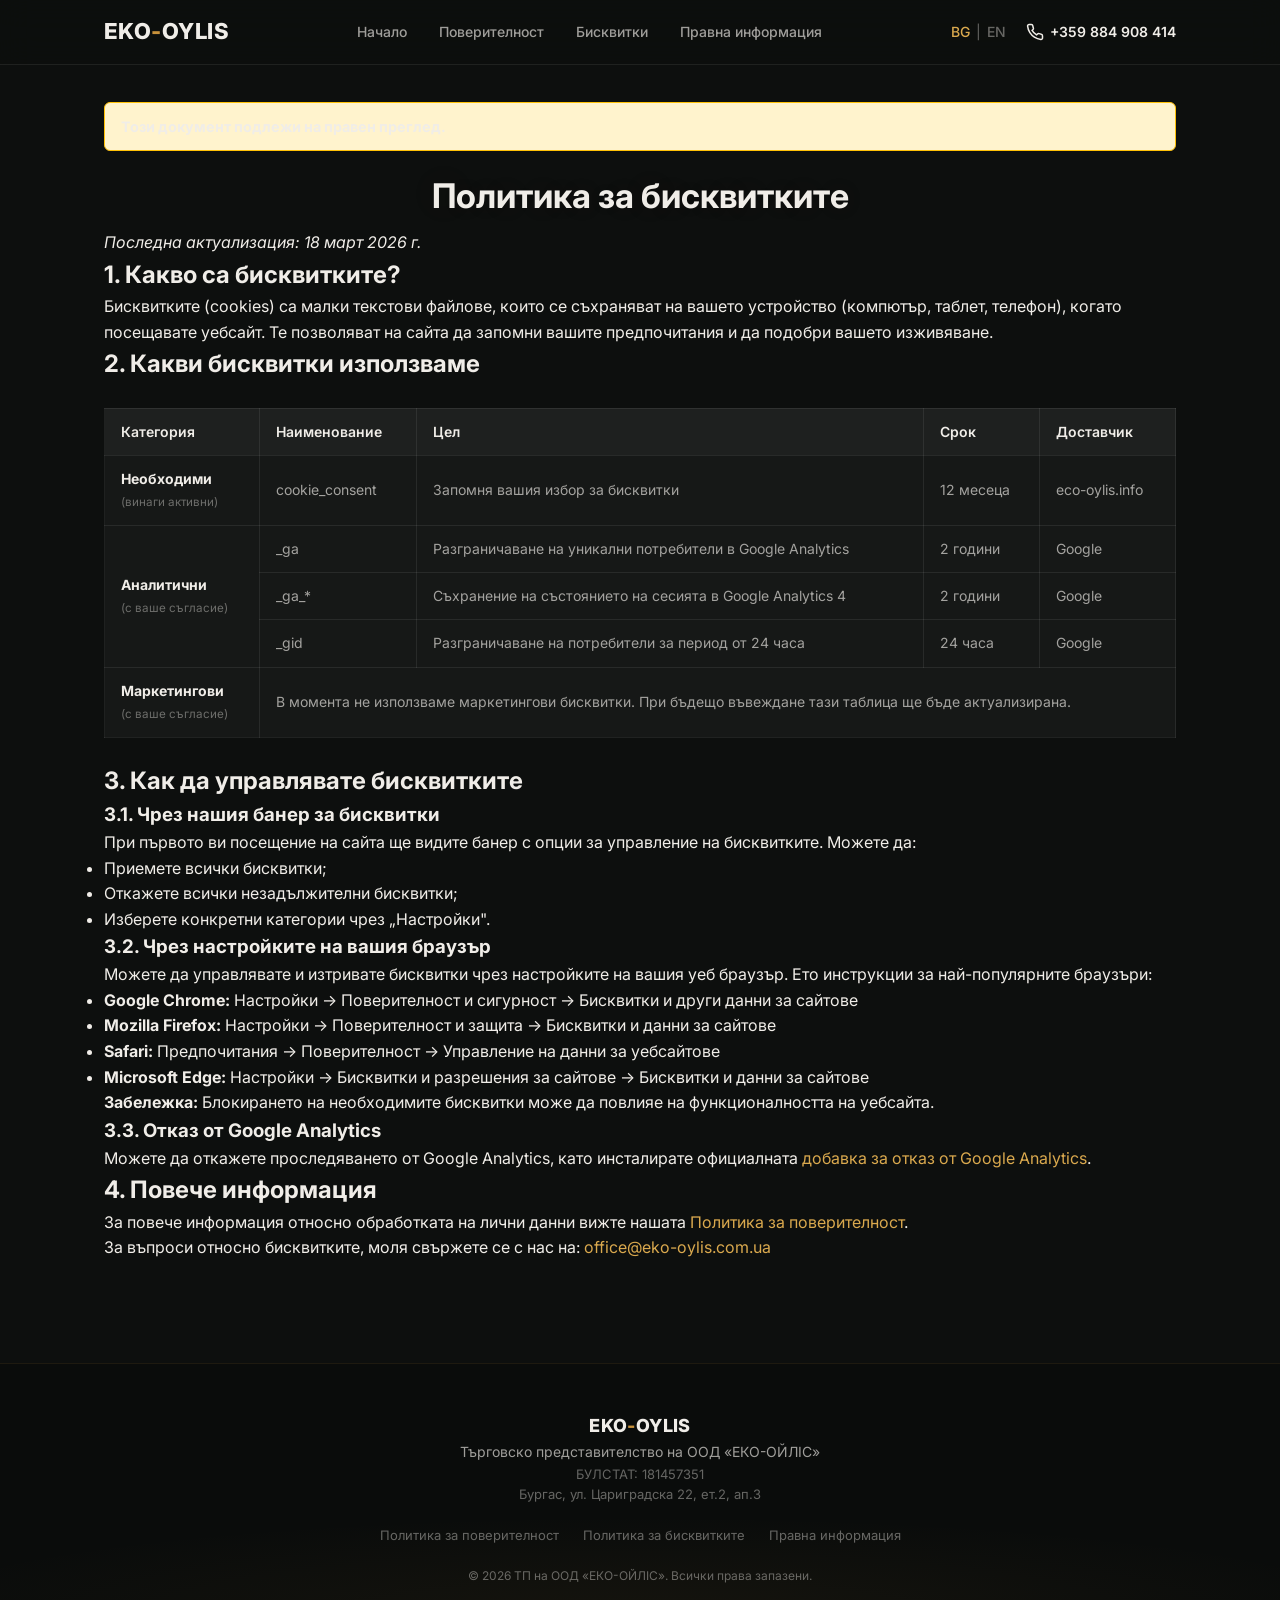
<file: politika-biskvitki/index.html>
<!DOCTYPE html>
<html lang="bg">
<head>
  <meta charset="UTF-8">
  <meta name="viewport" content="width=device-width, initial-scale=1.0">
  <title>Политика за бисквитките | ЕКО-ОЙЛІС България</title>
  <meta name="description" content="Политика за бисквитките на уебсайта на Търговско представителство на ООД ЕКО-ОЙЛІС. Информация за видовете бисквитки и как да ги управлявате.">

  <!-- Hreflang -->
  <link rel="alternate" hreflang="bg" href="https://eco-oylis.info/politika-biskvitki/">
  <link rel="alternate" hreflang="en" href="https://eco-oylis.info/en/cookie-policy/">
  <link rel="alternate" hreflang="x-default" href="https://eco-oylis.info/politika-biskvitki/">
  <link rel="canonical" href="https://eco-oylis.info/politika-biskvitki/">

  <!-- Favicon -->
  <link rel="icon" href="/images/favicon.svg" type="image/svg+xml">

  <!-- Fonts -->
  <link rel="preconnect" href="https://fonts.googleapis.com">
  <link rel="preconnect" href="https://fonts.gstatic.com" crossorigin>
  <link href="https://fonts.googleapis.com/css2?family=Inter:wght@400;500;600;700;800&display=swap" rel="stylesheet">

  <!-- Styles -->
  <link rel="stylesheet" href="../css/style.css">
</head>
<body>
  <!-- HEADER -->
  <header class="header" id="header">
    <div class="container header__inner">
      <a href="/" class="header__logo" aria-label="ЕКО-ОЙЛІС — начална страница">
        <span class="logo-text">EKO<span class="logo-accent">-</span>OYLIS</span>
      </a>
      <nav class="header__nav" id="nav" aria-label="Основна навигация">
        <ul class="nav__list">
          <li><a href="/" class="nav__link">Начало</a></li>
          <li><a href="/politika-poveritelnost/" class="nav__link">Поверителност</a></li>
          <li><a href="/politika-biskvitki/" class="nav__link">Бисквитки</a></li>
          <li><a href="/pravna-informacia/" class="nav__link">Правна информация</a></li>
        </ul>
      </nav>
      <div class="header__right">
        <div class="lang-switch">
          <a href="/politika-biskvitki/" class="lang-switch__link lang-switch__link--active" aria-label="Български">BG</a>
          <span class="lang-switch__sep">|</span>
          <a href="/en/cookie-policy/" class="lang-switch__link" aria-label="English">EN</a>
        </div>
        <a href="tel:+359884908414" class="header__phone" aria-label="Обадете се">
          <svg class="icon-phone" width="18" height="18" viewBox="0 0 24 24" fill="none" stroke="currentColor" stroke-width="2"><path d="M22 16.92v3a2 2 0 01-2.18 2 19.79 19.79 0 01-8.63-3.07 19.5 19.5 0 01-6-6 19.79 19.79 0 01-3.07-8.67A2 2 0 014.11 2h3a2 2 0 012 1.72c.127.96.361 1.903.7 2.81a2 2 0 01-.45 2.11L8.09 9.91a16 16 0 006 6l1.27-1.27a2 2 0 012.11-.45c.907.339 1.85.573 2.81.7A2 2 0 0122 16.92z"/></svg>
          +359 884 908 414
        </a>
        <button class="burger" id="burger" aria-label="Меню" aria-expanded="false">
          <span></span><span></span><span></span>
        </button>
      </div>
    </div>
  </header>

  <main>
    <section class="section" id="cookie-policy">
      <div class="container">

        <p style="background:#fff3cd;border:1px solid #ffc107;padding:12px 16px;border-radius:6px;margin-bottom:24px;font-size:0.9rem;"><strong>Този документ подлежи на правен преглед.</strong></p>

        <h1 class="section__title">Политика за бисквитките</h1>
        <p><em>Последна актуализация: 18 март 2026 г.</em></p>

        <h2>1. Какво са бисквитките?</h2>
        <p>Бисквитките (cookies) са малки текстови файлове, които се съхраняват на вашето устройство (компютър, таблет, телефон), когато посещавате уебсайт. Те позволяват на сайта да запомни вашите предпочитания и да подобри вашето изживяване.</p>

        <h2>2. Какви бисквитки използваме</h2>

        <table class="legal-table">
          <thead>
            <tr>
              <th>Категория</th>
              <th>Наименование</th>
              <th>Цел</th>
              <th>Срок</th>
              <th>Доставчик</th>
            </tr>
          </thead>
          <tbody>
            <tr>
              <td rowspan="1"><strong>Необходими</strong><br><small>(винаги активни)</small></td>
              <td>cookie_consent</td>
              <td>Запомня вашия избор за бисквитки</td>
              <td>12 месеца</td>
              <td>eco-oylis.info</td>
            </tr>
            <tr>
              <td rowspan="3"><strong>Аналитични</strong><br><small>(с ваше съгласие)</small></td>
              <td>_ga</td>
              <td>Разграничаване на уникални потребители в Google Analytics</td>
              <td>2 години</td>
              <td>Google</td>
            </tr>
            <tr>
              <td>_ga_*</td>
              <td>Съхранение на състоянието на сесията в Google Analytics 4</td>
              <td>2 години</td>
              <td>Google</td>
            </tr>
            <tr>
              <td>_gid</td>
              <td>Разграничаване на потребители за период от 24 часа</td>
              <td>24 часа</td>
              <td>Google</td>
            </tr>
            <tr>
              <td><strong>Маркетингови</strong><br><small>(с ваше съгласие)</small></td>
              <td colspan="4">В момента не използваме маркетингови бисквитки. При бъдещо въвеждане тази таблица ще бъде актуализирана.</td>
            </tr>
          </tbody>
        </table>

        <h2>3. Как да управлявате бисквитките</h2>
        <h3>3.1. Чрез нашия банер за бисквитки</h3>
        <p>При първото ви посещение на сайта ще видите банер с опции за управление на бисквитките. Можете да:</p>
        <ul>
          <li>Приемете всички бисквитки;</li>
          <li>Откажете всички незадължителни бисквитки;</li>
          <li>Изберете конкретни категории чрез „Настройки".</li>
        </ul>

        <h3>3.2. Чрез настройките на вашия браузър</h3>
        <p>Можете да управлявате и изтривате бисквитки чрез настройките на вашия уеб браузър. Ето инструкции за най-популярните браузъри:</p>
        <ul>
          <li><strong>Google Chrome:</strong> Настройки &rarr; Поверителност и сигурност &rarr; Бисквитки и други данни за сайтове</li>
          <li><strong>Mozilla Firefox:</strong> Настройки &rarr; Поверителност и защита &rarr; Бисквитки и данни за сайтове</li>
          <li><strong>Safari:</strong> Предпочитания &rarr; Поверителност &rarr; Управление на данни за уебсайтове</li>
          <li><strong>Microsoft Edge:</strong> Настройки &rarr; Бисквитки и разрешения за сайтове &rarr; Бисквитки и данни за сайтове</li>
        </ul>
        <p><strong>Забележка:</strong> Блокирането на необходимите бисквитки може да повлияе на функционалността на уебсайта.</p>

        <h3>3.3. Отказ от Google Analytics</h3>
        <p>Можете да откажете проследяването от Google Analytics, като инсталирате официалната <a href="https://tools.google.com/dlpage/gaoptout" target="_blank" rel="noopener">добавка за отказ от Google Analytics</a>.</p>

        <h2>4. Повече информация</h2>
        <p>За повече информация относно обработката на лични данни вижте нашата <a href="/politika-poveritelnost/">Политика за поверителност</a>.</p>
        <p>За въпроси относно бисквитките, моля свържете се с нас на: <a href="mailto:office@eko-oylis.com.ua">office@eko-oylis.com.ua</a></p>

      </div>
    </section>
  </main>

  <!-- FOOTER -->
  <footer class="footer">
    <div class="container footer__inner">
      <div class="footer__company">
        <span class="logo-text logo-text--footer">EKO<span class="logo-accent">-</span>OYLIS</span>
        <p class="footer__name">Търговско представителство на ООД «ЕКО-ОЙЛІС»</p>
        <p class="footer__bulstat">БУЛСТАТ: 181457351</p>
        <p class="footer__address">Бургас, ул. Цариградска 22, ет.2, ап.3</p>
      </div>
      <div class="footer__links">
        <a href="/politika-poveritelnost/">Политика за поверителност</a>
        <a href="/politika-biskvitki/">Политика за бисквитките</a>
        <a href="/pravna-informacia/">Правна информация</a>
      </div>
      <p class="footer__copy">&copy; 2026 ТП на ООД «ЕКО-ОЙЛІС». Всички права запазени.</p>
    </div>
  </footer>

  <script src="../js/main.js"></script>
</body>
</html>
</file>
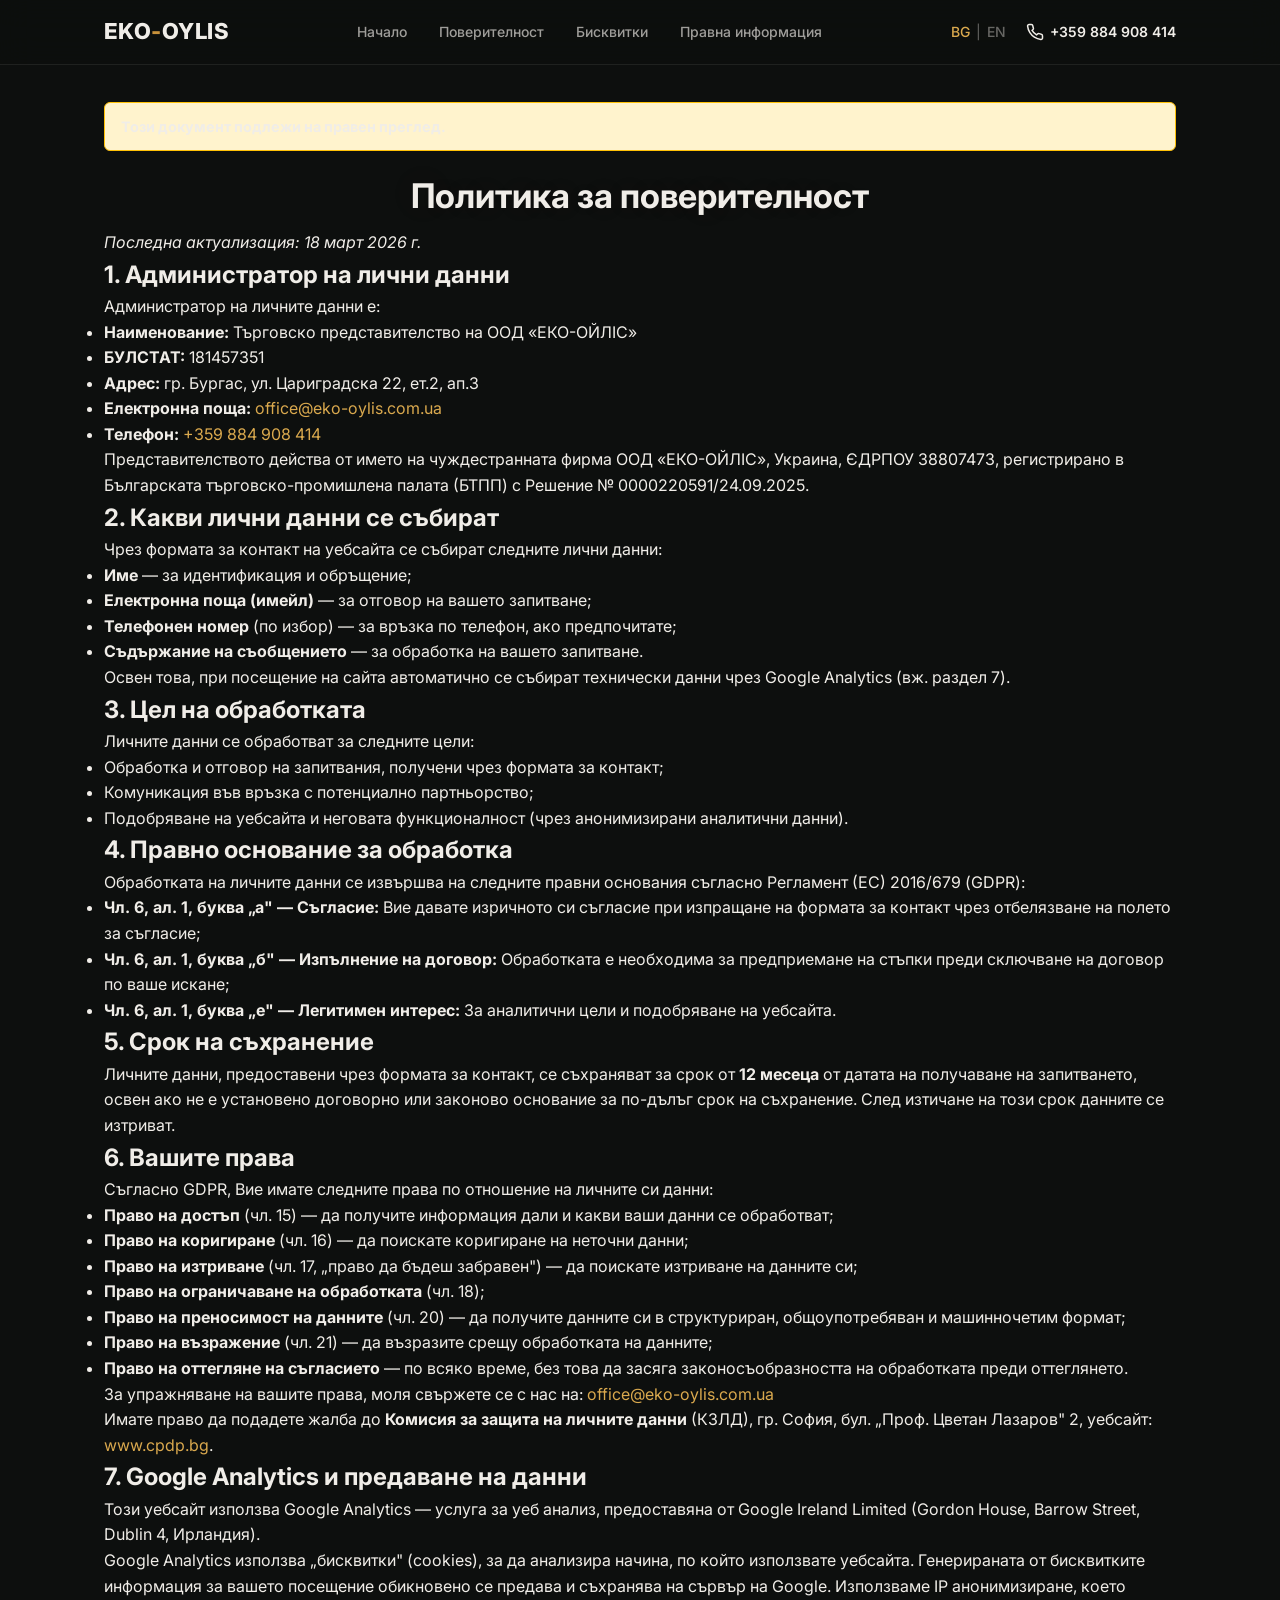
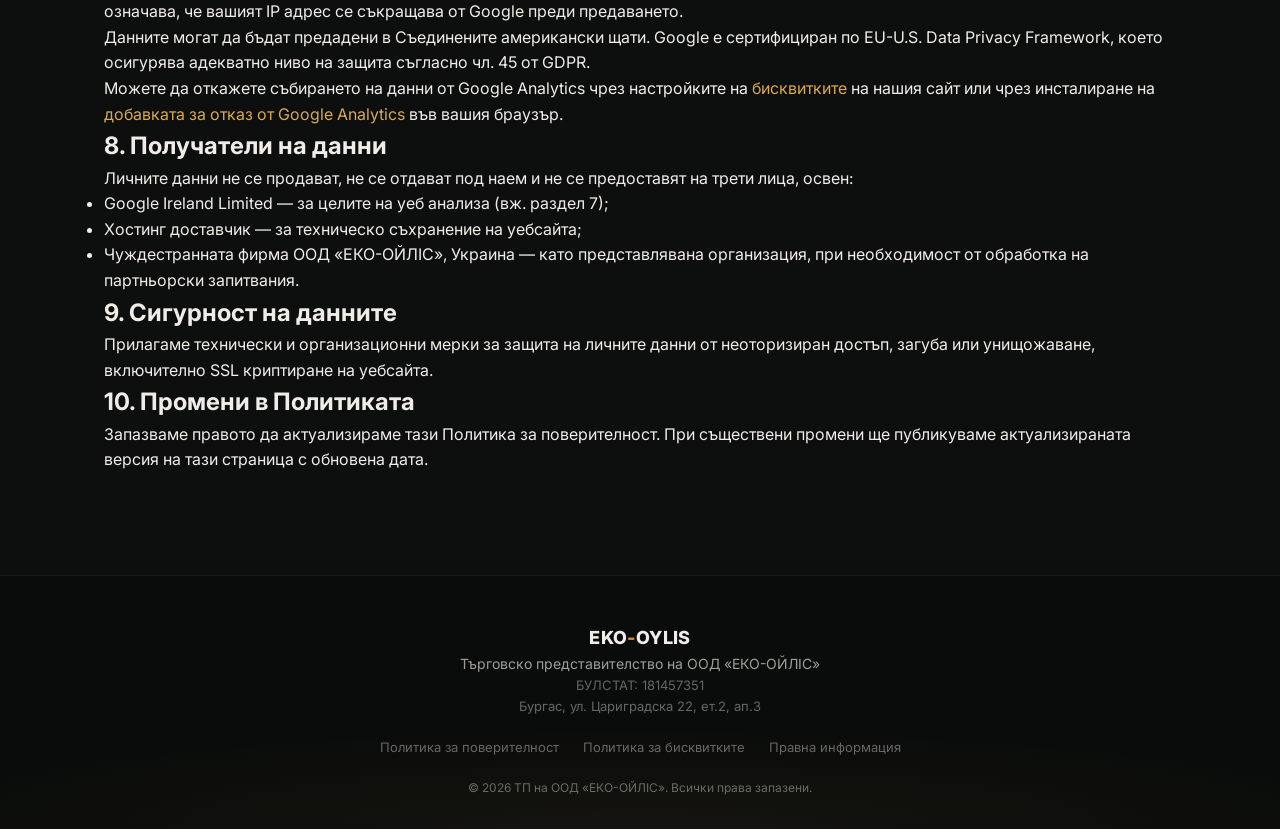
<file: politika-poveritelnost/index.html>
<!DOCTYPE html>
<html lang="bg">
<head>
  <meta charset="UTF-8">
  <meta name="viewport" content="width=device-width, initial-scale=1.0">
  <title>Политика за поверителност | ЕКО-ОЙЛІС България</title>
  <meta name="description" content="Политика за поверителност на Търговско представителство на ООД ЕКО-ОЙЛІС. Информация за събиране, обработка и защита на лични данни съгласно GDPR.">

  <!-- Hreflang -->
  <link rel="alternate" hreflang="bg" href="https://eco-oylis.info/politika-poveritelnost/">
  <link rel="alternate" hreflang="en" href="https://eco-oylis.info/en/privacy-policy/">
  <link rel="alternate" hreflang="x-default" href="https://eco-oylis.info/politika-poveritelnost/">
  <link rel="canonical" href="https://eco-oylis.info/politika-poveritelnost/">

  <!-- Favicon -->
  <link rel="icon" href="/images/favicon.svg" type="image/svg+xml">

  <!-- Fonts -->
  <link rel="preconnect" href="https://fonts.googleapis.com">
  <link rel="preconnect" href="https://fonts.gstatic.com" crossorigin>
  <link href="https://fonts.googleapis.com/css2?family=Inter:wght@400;500;600;700;800&display=swap" rel="stylesheet">

  <!-- Styles -->
  <link rel="stylesheet" href="../css/style.css">
</head>
<body>
  <!-- HEADER -->
  <header class="header" id="header">
    <div class="container header__inner">
      <a href="/" class="header__logo" aria-label="ЕКО-ОЙЛІС — начална страница">
        <span class="logo-text">EKO<span class="logo-accent">-</span>OYLIS</span>
      </a>
      <nav class="header__nav" id="nav" aria-label="Основна навигация">
        <ul class="nav__list">
          <li><a href="/" class="nav__link">Начало</a></li>
          <li><a href="/politika-poveritelnost/" class="nav__link">Поверителност</a></li>
          <li><a href="/politika-biskvitki/" class="nav__link">Бисквитки</a></li>
          <li><a href="/pravna-informacia/" class="nav__link">Правна информация</a></li>
        </ul>
      </nav>
      <div class="header__right">
        <div class="lang-switch">
          <a href="/politika-poveritelnost/" class="lang-switch__link lang-switch__link--active" aria-label="Български">BG</a>
          <span class="lang-switch__sep">|</span>
          <a href="/en/privacy-policy/" class="lang-switch__link" aria-label="English">EN</a>
        </div>
        <a href="tel:+359884908414" class="header__phone" aria-label="Обадете се">
          <svg class="icon-phone" width="18" height="18" viewBox="0 0 24 24" fill="none" stroke="currentColor" stroke-width="2"><path d="M22 16.92v3a2 2 0 01-2.18 2 19.79 19.79 0 01-8.63-3.07 19.5 19.5 0 01-6-6 19.79 19.79 0 01-3.07-8.67A2 2 0 014.11 2h3a2 2 0 012 1.72c.127.96.361 1.903.7 2.81a2 2 0 01-.45 2.11L8.09 9.91a16 16 0 006 6l1.27-1.27a2 2 0 012.11-.45c.907.339 1.85.573 2.81.7A2 2 0 0122 16.92z"/></svg>
          +359 884 908 414
        </a>
        <button class="burger" id="burger" aria-label="Меню" aria-expanded="false">
          <span></span><span></span><span></span>
        </button>
      </div>
    </div>
  </header>

  <main>
    <section class="section" id="privacy-policy">
      <div class="container">

        <p style="background:#fff3cd;border:1px solid #ffc107;padding:12px 16px;border-radius:6px;margin-bottom:24px;font-size:0.9rem;"><strong>Този документ подлежи на правен преглед.</strong></p>

        <h1 class="section__title">Политика за поверителност</h1>
        <p><em>Последна актуализация: 18 март 2026 г.</em></p>

        <h2>1. Администратор на лични данни</h2>
        <p>Администратор на личните данни е:</p>
        <ul>
          <li><strong>Наименование:</strong> Търговско представителство на ООД «ЕКО-ОЙЛІС»</li>
          <li><strong>БУЛСТАТ:</strong> 181457351</li>
          <li><strong>Адрес:</strong> гр. Бургас, ул. Цариградска 22, ет.2, ап.3</li>
          <li><strong>Електронна поща:</strong> <a href="mailto:office@eko-oylis.com.ua">office@eko-oylis.com.ua</a></li>
          <li><strong>Телефон:</strong> <a href="tel:+359884908414">+359 884 908 414</a></li>
        </ul>
        <p>Представителството действа от името на чуждестранната фирма ООД «ЕКО-ОЙЛІС», Украина, ЄДРПОУ 38807473, регистрирано в Българската търговско-промишлена палата (БТПП) с Решение № 0000220591/24.09.2025.</p>

        <h2>2. Какви лични данни се събират</h2>
        <p>Чрез формата за контакт на уебсайта се събират следните лични данни:</p>
        <ul>
          <li><strong>Име</strong> — за идентификация и обръщение;</li>
          <li><strong>Електронна поща (имейл)</strong> — за отговор на вашето запитване;</li>
          <li><strong>Телефонен номер</strong> (по избор) — за връзка по телефон, ако предпочитате;</li>
          <li><strong>Съдържание на съобщението</strong> — за обработка на вашето запитване.</li>
        </ul>
        <p>Освен това, при посещение на сайта автоматично се събират технически данни чрез Google Analytics (вж. раздел 7).</p>

        <h2>3. Цел на обработката</h2>
        <p>Личните данни се обработват за следните цели:</p>
        <ul>
          <li>Обработка и отговор на запитвания, получени чрез формата за контакт;</li>
          <li>Комуникация във връзка с потенциално партньорство;</li>
          <li>Подобряване на уебсайта и неговата функционалност (чрез анонимизирани аналитични данни).</li>
        </ul>

        <h2>4. Правно основание за обработка</h2>
        <p>Обработката на личните данни се извършва на следните правни основания съгласно Регламент (ЕС) 2016/679 (GDPR):</p>
        <ul>
          <li><strong>Чл. 6, ал. 1, буква „а" — Съгласие:</strong> Вие давате изричното си съгласие при изпращане на формата за контакт чрез отбелязване на полето за съгласие;</li>
          <li><strong>Чл. 6, ал. 1, буква „б" — Изпълнение на договор:</strong> Обработката е необходима за предприемане на стъпки преди сключване на договор по ваше искане;</li>
          <li><strong>Чл. 6, ал. 1, буква „е" — Легитимен интерес:</strong> За аналитични цели и подобряване на уебсайта.</li>
        </ul>

        <h2>5. Срок на съхранение</h2>
        <p>Личните данни, предоставени чрез формата за контакт, се съхраняват за срок от <strong>12 месеца</strong> от датата на получаване на запитването, освен ако не е установено договорно или законово основание за по-дълъг срок на съхранение. След изтичане на този срок данните се изтриват.</p>

        <h2>6. Вашите права</h2>
        <p>Съгласно GDPR, Вие имате следните права по отношение на личните си данни:</p>
        <ul>
          <li><strong>Право на достъп</strong> (чл. 15) — да получите информация дали и какви ваши данни се обработват;</li>
          <li><strong>Право на коригиране</strong> (чл. 16) — да поискате коригиране на неточни данни;</li>
          <li><strong>Право на изтриване</strong> (чл. 17, „право да бъдеш забравен") — да поискате изтриване на данните си;</li>
          <li><strong>Право на ограничаване на обработката</strong> (чл. 18);</li>
          <li><strong>Право на преносимост на данните</strong> (чл. 20) — да получите данните си в структуриран, общоупотребяван и машинночетим формат;</li>
          <li><strong>Право на възражение</strong> (чл. 21) — да възразите срещу обработката на данните;</li>
          <li><strong>Право на оттегляне на съгласието</strong> — по всяко време, без това да засяга законосъобразността на обработката преди оттеглянето.</li>
        </ul>
        <p>За упражняване на вашите права, моля свържете се с нас на: <a href="mailto:office@eko-oylis.com.ua">office@eko-oylis.com.ua</a></p>
        <p>Имате право да подадете жалба до <strong>Комисия за защита на личните данни</strong> (КЗЛД), гр. София, бул. „Проф. Цветан Лазаров" 2, уебсайт: <a href="https://www.cpdp.bg" target="_blank" rel="noopener">www.cpdp.bg</a>.</p>

        <h2>7. Google Analytics и предаване на данни</h2>
        <p>Този уебсайт използва Google Analytics — услуга за уеб анализ, предоставяна от Google Ireland Limited (Gordon House, Barrow Street, Dublin 4, Ирландия).</p>
        <p>Google Analytics използва „бисквитки" (cookies), за да анализира начина, по който използвате уебсайта. Генерираната от бисквитките информация за вашето посещение обикновено се предава и съхранява на сървър на Google. Използваме IP анонимизиране, което означава, че вашият IP адрес се съкращава от Google преди предаването.</p>
        <p>Данните могат да бъдат предадени в Съединените американски щати. Google е сертифициран по EU-U.S. Data Privacy Framework, което осигурява адекватно ниво на защита съгласно чл. 45 от GDPR.</p>
        <p>Можете да откажете събирането на данни от Google Analytics чрез настройките на <a href="/politika-biskvitki/">бисквитките</a> на нашия сайт или чрез инсталиране на <a href="https://tools.google.com/dlpage/gaoptout" target="_blank" rel="noopener">добавката за отказ от Google Analytics</a> във вашия браузър.</p>

        <h2>8. Получатели на данни</h2>
        <p>Личните данни не се продават, не се отдават под наем и не се предоставят на трети лица, освен:</p>
        <ul>
          <li>Google Ireland Limited — за целите на уеб анализа (вж. раздел 7);</li>
          <li>Хостинг доставчик — за техническо съхранение на уебсайта;</li>
          <li>Чуждестранната фирма ООД «ЕКО-ОЙЛІС», Украина — като представлявана организация, при необходимост от обработка на партньорски запитвания.</li>
        </ul>

        <h2>9. Сигурност на данните</h2>
        <p>Прилагаме технически и организационни мерки за защита на личните данни от неоторизиран достъп, загуба или унищожаване, включително SSL криптиране на уебсайта.</p>

        <h2>10. Промени в Политиката</h2>
        <p>Запазваме правото да актуализираме тази Политика за поверителност. При съществени промени ще публикуваме актуализираната версия на тази страница с обновена дата.</p>

      </div>
    </section>
  </main>

  <!-- FOOTER -->
  <footer class="footer">
    <div class="container footer__inner">
      <div class="footer__company">
        <span class="logo-text logo-text--footer">EKO<span class="logo-accent">-</span>OYLIS</span>
        <p class="footer__name">Търговско представителство на ООД «ЕКО-ОЙЛІС»</p>
        <p class="footer__bulstat">БУЛСТАТ: 181457351</p>
        <p class="footer__address">Бургас, ул. Цариградска 22, ет.2, ап.3</p>
      </div>
      <div class="footer__links">
        <a href="/politika-poveritelnost/">Политика за поверителност</a>
        <a href="/politika-biskvitki/">Политика за бисквитките</a>
        <a href="/pravna-informacia/">Правна информация</a>
      </div>
      <p class="footer__copy">&copy; 2026 ТП на ООД «ЕКО-ОЙЛІС». Всички права запазени.</p>
    </div>
  </footer>

  <script src="../js/main.js"></script>
</body>
</html>
</file>
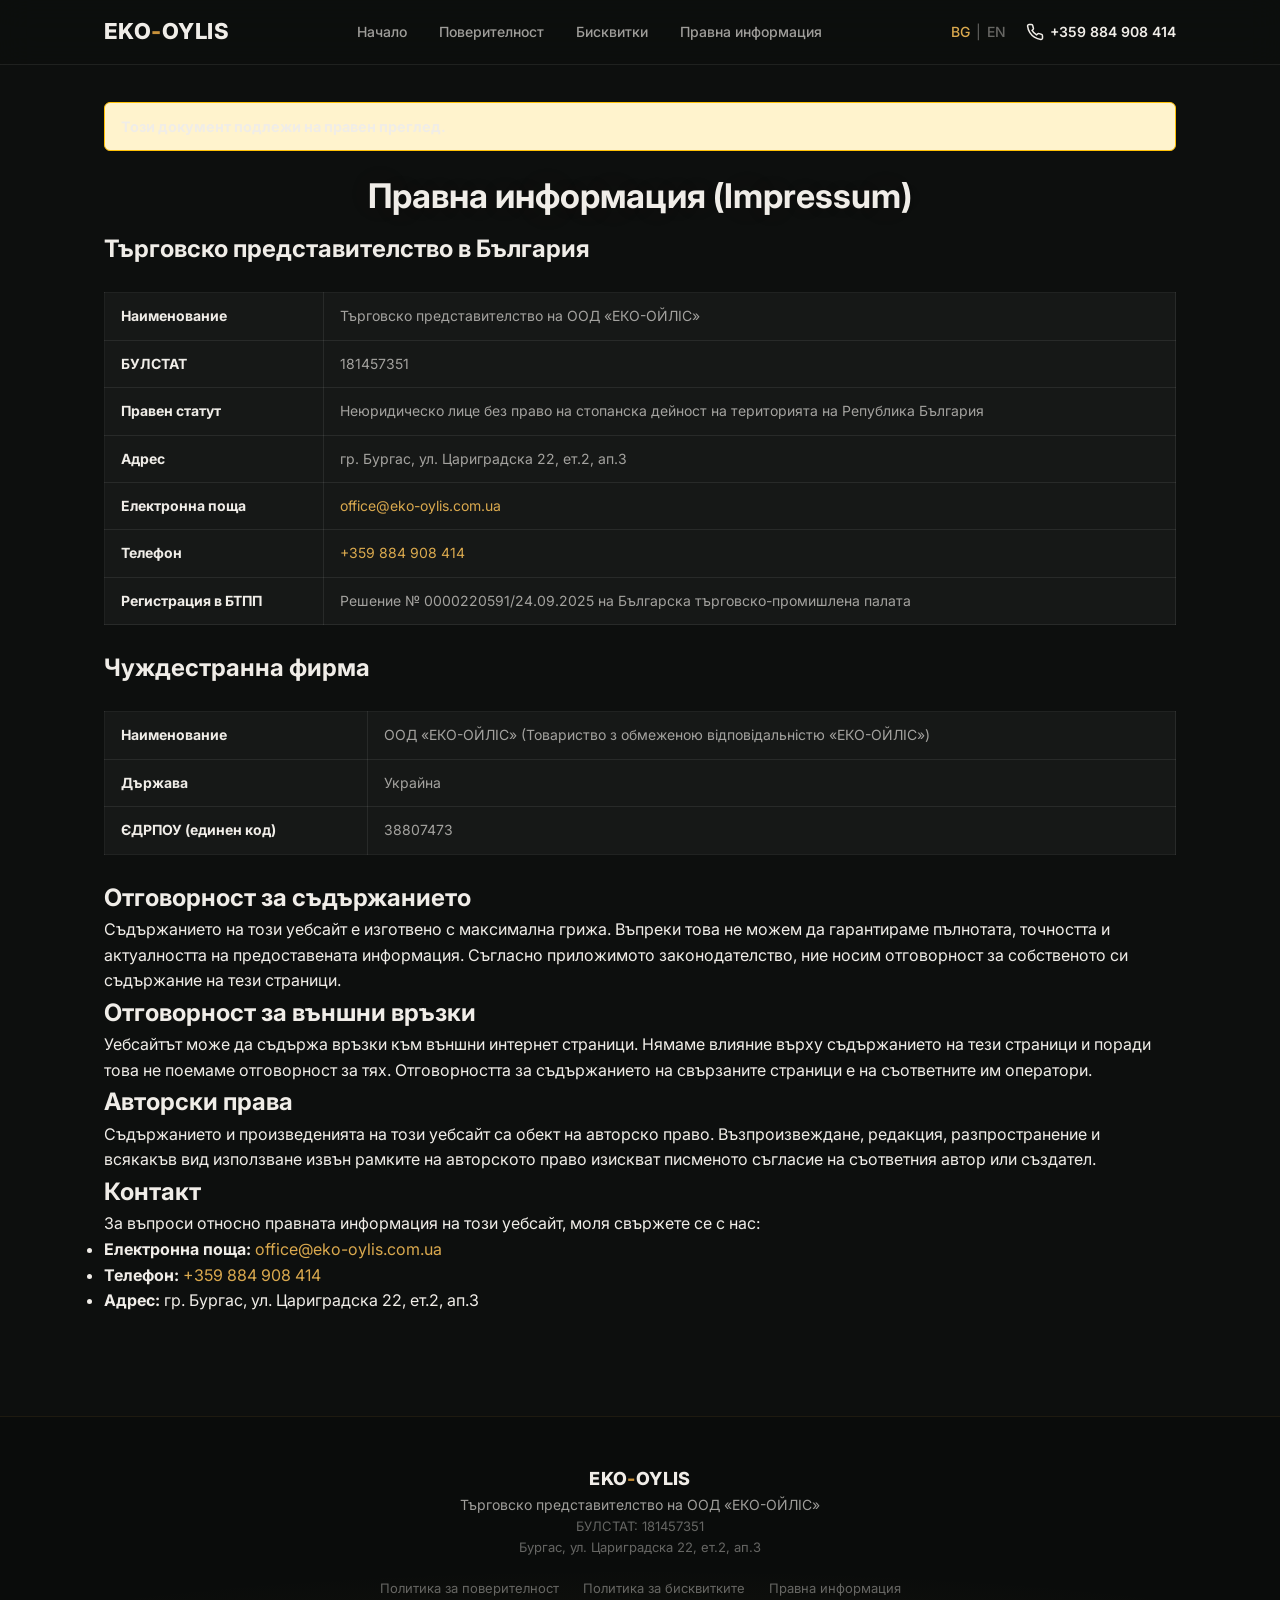
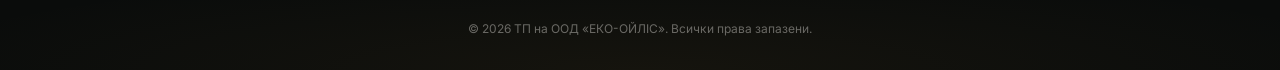
<file: pravna-informacia/index.html>
<!DOCTYPE html>
<html lang="bg">
<head>
  <meta charset="UTF-8">
  <meta name="viewport" content="width=device-width, initial-scale=1.0">
  <title>Правна информация (Impressum) | ЕКО-ОЙЛІС България</title>
  <meta name="description" content="Правна информация за Търговско представителство на ООД ЕКО-ОЙЛІС в България. БУЛСТАТ, адрес, данни за чуждестранната фирма и регистрация в БТПП.">

  <!-- Hreflang -->
  <link rel="alternate" hreflang="bg" href="https://eco-oylis.info/pravna-informacia/">
  <link rel="alternate" hreflang="en" href="https://eco-oylis.info/en/legal-notice/">
  <link rel="alternate" hreflang="x-default" href="https://eco-oylis.info/pravna-informacia/">
  <link rel="canonical" href="https://eco-oylis.info/pravna-informacia/">

  <!-- Favicon -->
  <link rel="icon" href="/images/favicon.svg" type="image/svg+xml">

  <!-- Fonts -->
  <link rel="preconnect" href="https://fonts.googleapis.com">
  <link rel="preconnect" href="https://fonts.gstatic.com" crossorigin>
  <link href="https://fonts.googleapis.com/css2?family=Inter:wght@400;500;600;700;800&display=swap" rel="stylesheet">

  <!-- Styles -->
  <link rel="stylesheet" href="../css/style.css">
</head>
<body>
  <!-- HEADER -->
  <header class="header" id="header">
    <div class="container header__inner">
      <a href="/" class="header__logo" aria-label="ЕКО-ОЙЛІС — начална страница">
        <span class="logo-text">EKO<span class="logo-accent">-</span>OYLIS</span>
      </a>
      <nav class="header__nav" id="nav" aria-label="Основна навигация">
        <ul class="nav__list">
          <li><a href="/" class="nav__link">Начало</a></li>
          <li><a href="/politika-poveritelnost/" class="nav__link">Поверителност</a></li>
          <li><a href="/politika-biskvitki/" class="nav__link">Бисквитки</a></li>
          <li><a href="/pravna-informacia/" class="nav__link">Правна информация</a></li>
        </ul>
      </nav>
      <div class="header__right">
        <div class="lang-switch">
          <a href="/pravna-informacia/" class="lang-switch__link lang-switch__link--active" aria-label="Български">BG</a>
          <span class="lang-switch__sep">|</span>
          <a href="/en/legal-notice/" class="lang-switch__link" aria-label="English">EN</a>
        </div>
        <a href="tel:+359884908414" class="header__phone" aria-label="Обадете се">
          <svg class="icon-phone" width="18" height="18" viewBox="0 0 24 24" fill="none" stroke="currentColor" stroke-width="2"><path d="M22 16.92v3a2 2 0 01-2.18 2 19.79 19.79 0 01-8.63-3.07 19.5 19.5 0 01-6-6 19.79 19.79 0 01-3.07-8.67A2 2 0 014.11 2h3a2 2 0 012 1.72c.127.96.361 1.903.7 2.81a2 2 0 01-.45 2.11L8.09 9.91a16 16 0 006 6l1.27-1.27a2 2 0 012.11-.45c.907.339 1.85.573 2.81.7A2 2 0 0122 16.92z"/></svg>
          +359 884 908 414
        </a>
        <button class="burger" id="burger" aria-label="Меню" aria-expanded="false">
          <span></span><span></span><span></span>
        </button>
      </div>
    </div>
  </header>

  <main>
    <section class="section" id="legal-notice">
      <div class="container">

        <p style="background:#fff3cd;border:1px solid #ffc107;padding:12px 16px;border-radius:6px;margin-bottom:24px;font-size:0.9rem;"><strong>Този документ подлежи на правен преглед.</strong></p>

        <h1 class="section__title">Правна информация (Impressum)</h1>

        <h2>Търговско представителство в България</h2>
        <table class="legal-table">
          <tbody>
            <tr><td><strong>Наименование</strong></td><td>Търговско представителство на ООД «ЕКО-ОЙЛІС»</td></tr>
            <tr><td><strong>БУЛСТАТ</strong></td><td>181457351</td></tr>
            <tr><td><strong>Правен статут</strong></td><td>Неюридическо лице без право на стопанска дейност на територията на Република България</td></tr>
            <tr><td><strong>Адрес</strong></td><td>гр. Бургас, ул. Цариградска 22, ет.2, ап.3</td></tr>
            <tr><td><strong>Електронна поща</strong></td><td><a href="mailto:office@eko-oylis.com.ua">office@eko-oylis.com.ua</a></td></tr>
            <tr><td><strong>Телефон</strong></td><td><a href="tel:+359884908414">+359 884 908 414</a></td></tr>
            <tr><td><strong>Регистрация в БТПП</strong></td><td>Решение № 0000220591/24.09.2025 на Българска търговско-промишлена палата</td></tr>
          </tbody>
        </table>

        <h2>Чуждестранна фирма</h2>
        <table class="legal-table">
          <tbody>
            <tr><td><strong>Наименование</strong></td><td>ООД «ЕКО-ОЙЛІС» (Товариство з обмеженою відповідальністю «ЕКО-ОЙЛІС»)</td></tr>
            <tr><td><strong>Държава</strong></td><td>Украйна</td></tr>
            <tr><td><strong>ЄДРПОУ (единен код)</strong></td><td>38807473</td></tr>
          </tbody>
        </table>

        <h2>Отговорност за съдържанието</h2>
        <p>Съдържанието на този уебсайт е изготвено с максимална грижа. Въпреки това не можем да гарантираме пълнотата, точността и актуалността на предоставената информация. Съгласно приложимото законодателство, ние носим отговорност за собственото си съдържание на тези страници.</p>

        <h2>Отговорност за външни връзки</h2>
        <p>Уебсайтът може да съдържа връзки към външни интернет страници. Нямаме влияние върху съдържанието на тези страници и поради това не поемаме отговорност за тях. Отговорността за съдържанието на свързаните страници е на съответните им оператори.</p>

        <h2>Авторски права</h2>
        <p>Съдържанието и произведенията на този уебсайт са обект на авторско право. Възпроизвеждане, редакция, разпространение и всякакъв вид използване извън рамките на авторското право изискват писменото съгласие на съответния автор или създател.</p>

        <h2>Контакт</h2>
        <p>За въпроси относно правната информация на този уебсайт, моля свържете се с нас:</p>
        <ul>
          <li><strong>Електронна поща:</strong> <a href="mailto:office@eko-oylis.com.ua">office@eko-oylis.com.ua</a></li>
          <li><strong>Телефон:</strong> <a href="tel:+359884908414">+359 884 908 414</a></li>
          <li><strong>Адрес:</strong> гр. Бургас, ул. Цариградска 22, ет.2, ап.3</li>
        </ul>

      </div>
    </section>
  </main>

  <!-- FOOTER -->
  <footer class="footer">
    <div class="container footer__inner">
      <div class="footer__company">
        <span class="logo-text logo-text--footer">EKO<span class="logo-accent">-</span>OYLIS</span>
        <p class="footer__name">Търговско представителство на ООД «ЕКО-ОЙЛІС»</p>
        <p class="footer__bulstat">БУЛСТАТ: 181457351</p>
        <p class="footer__address">Бургас, ул. Цариградска 22, ет.2, ап.3</p>
      </div>
      <div class="footer__links">
        <a href="/politika-poveritelnost/">Политика за поверителност</a>
        <a href="/politika-biskvitki/">Политика за бисквитките</a>
        <a href="/pravna-informacia/">Правна информация</a>
      </div>
      <p class="footer__copy">&copy; 2026 ТП на ООД «ЕКО-ОЙЛІС». Всички права запазени.</p>
    </div>
  </footer>

  <script src="../js/main.js"></script>
</body>
</html>
</file>
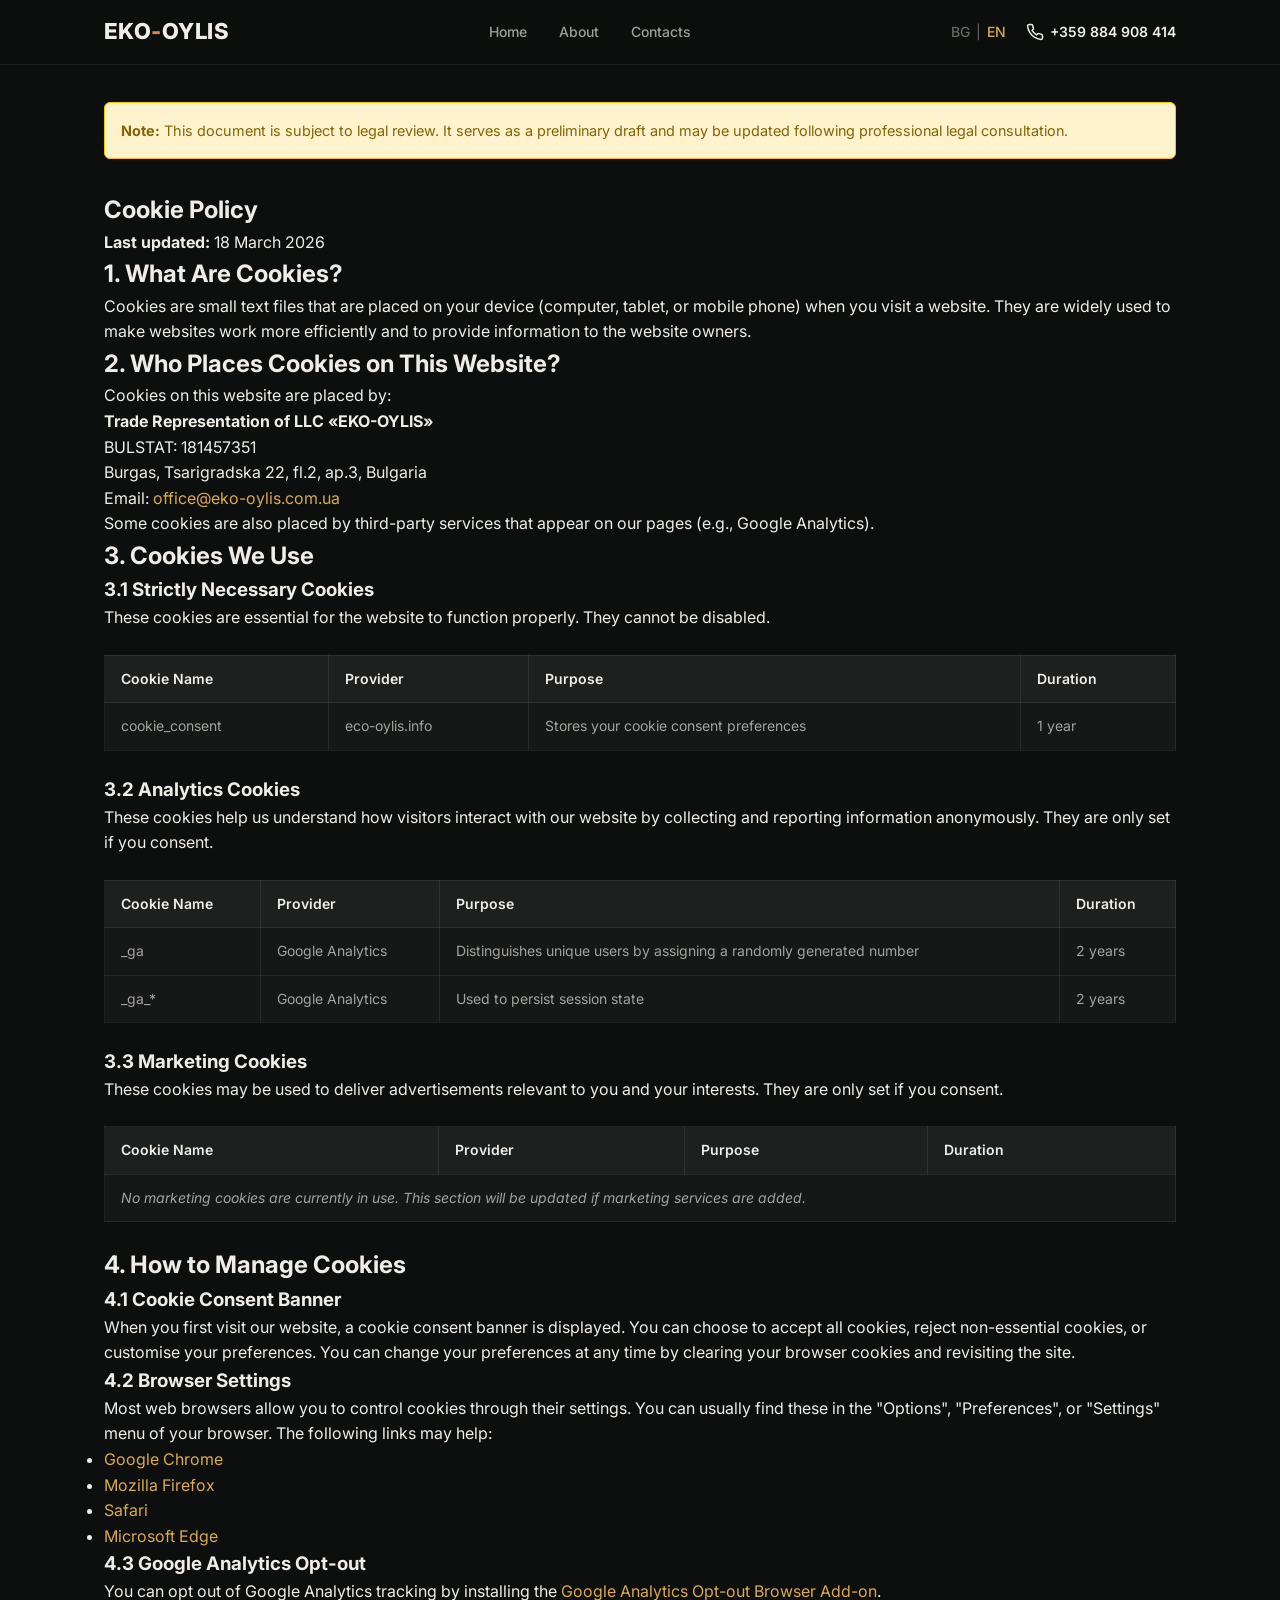
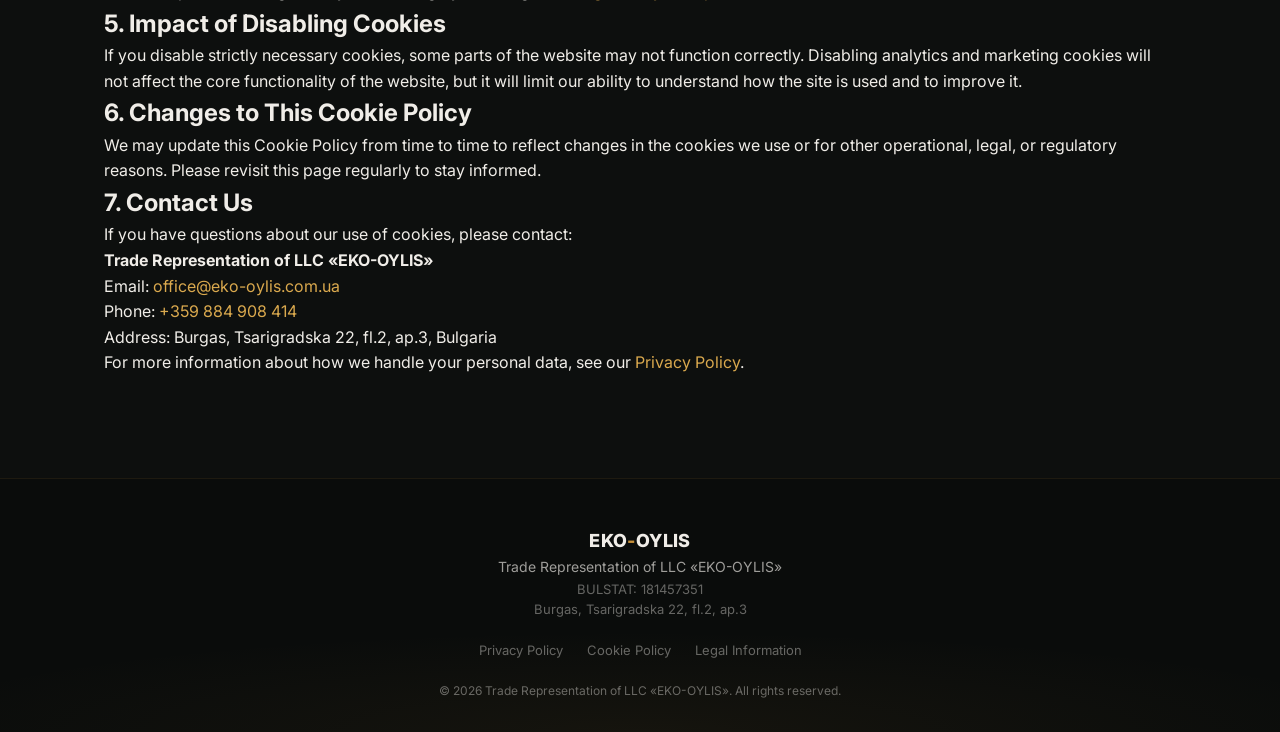
<file: en/cookie-policy/index.html>
<!DOCTYPE html>
<html lang="en">
<head>
  <meta charset="UTF-8">
  <meta name="viewport" content="width=device-width, initial-scale=1.0">
  <title>Cookie Policy | EKO-OYLIS Bulgaria</title>
  <meta name="description" content="Cookie Policy of Trade Representation of LLC EKO-OYLIS in Bulgaria. Learn about the cookies we use and how to manage your preferences.">

  <!-- Hreflang -->
  <link rel="alternate" hreflang="bg" href="https://eco-oylis.info/politika-biskvitki/">
  <link rel="alternate" hreflang="en" href="https://eco-oylis.info/en/cookie-policy/">
  <link rel="alternate" hreflang="x-default" href="https://eco-oylis.info/politika-biskvitki/">
  <link rel="canonical" href="https://eco-oylis.info/en/cookie-policy/">

  <!-- Favicon -->
  <link rel="icon" href="/images/favicon.svg" type="image/svg+xml">

  <!-- Fonts -->
  <link rel="preconnect" href="https://fonts.googleapis.com">
  <link rel="preconnect" href="https://fonts.gstatic.com" crossorigin>
  <link href="https://fonts.googleapis.com/css2?family=Inter:wght@400;500;600;700;800&display=swap" rel="stylesheet">

  <!-- Styles -->
  <link rel="stylesheet" href="../../css/style.css">
</head>
<body>
  <!-- HEADER -->
  <header class="header" id="header">
    <div class="container header__inner">
      <a href="/en/" class="header__logo" aria-label="EKO-OYLIS — home page">
        <span class="logo-text">EKO<span class="logo-accent">-</span>OYLIS</span>
      </a>
      <nav class="header__nav" id="nav" aria-label="Main navigation">
        <ul class="nav__list">
          <li><a href="/en/" class="nav__link">Home</a></li>
          <li><a href="/en/#about" class="nav__link">About</a></li>
          <li><a href="/en/#contacts" class="nav__link">Contacts</a></li>
        </ul>
      </nav>
      <div class="header__right">
        <div class="lang-switch">
          <a href="/politika-biskvitki/" class="lang-switch__link" aria-label="Български">BG</a>
          <span class="lang-switch__sep">|</span>
          <a href="/en/cookie-policy/" class="lang-switch__link lang-switch__link--active" aria-label="English">EN</a>
        </div>
        <a href="tel:+359884908414" class="header__phone" aria-label="Call us">
          <svg class="icon-phone" width="18" height="18" viewBox="0 0 24 24" fill="none" stroke="currentColor" stroke-width="2"><path d="M22 16.92v3a2 2 0 01-2.18 2 19.79 19.79 0 01-8.63-3.07 19.5 19.5 0 01-6-6 19.79 19.79 0 01-3.07-8.67A2 2 0 014.11 2h3a2 2 0 012 1.72c.127.96.361 1.903.7 2.81a2 2 0 01-.45 2.11L8.09 9.91a16 16 0 006 6l1.27-1.27a2 2 0 012.11-.45c.907.339 1.85.573 2.81.7A2 2 0 0122 16.92z"/></svg>
          +359 884 908 414
        </a>
        <button class="burger" id="burger" aria-label="Menu" aria-expanded="false">
          <span></span><span></span><span></span>
        </button>
      </div>
    </div>
  </header>

  <!-- MAIN -->
  <main>
    <section class="section">
      <div class="container">

        <p class="legal-draft-notice" style="background:#fff3cd;border:1px solid #ffc107;padding:1rem;border-radius:6px;margin-bottom:2rem;font-size:.9rem;color:#856404;">
          <strong>Note:</strong> This document is subject to legal review. It serves as a preliminary draft and may be updated following professional legal consultation.
        </p>

        <h1>Cookie Policy</h1>
        <p><strong>Last updated:</strong> 18 March 2026</p>

        <!-- 1. What Are Cookies -->
        <h2>1. What Are Cookies?</h2>
        <p>
          Cookies are small text files that are placed on your device (computer, tablet, or mobile phone) when you visit a website. They are widely used to make websites work more efficiently and to provide information to the website owners.
        </p>

        <!-- 2. Who Places Cookies -->
        <h2>2. Who Places Cookies on This Website?</h2>
        <p>
          Cookies on this website are placed by:<br>
          <strong>Trade Representation of LLC &laquo;EKO-OYLIS&raquo;</strong><br>
          BULSTAT: 181457351<br>
          Burgas, Tsarigradska 22, fl.2, ap.3, Bulgaria<br>
          Email: <a href="mailto:office@eko-oylis.com.ua">office@eko-oylis.com.ua</a>
        </p>
        <p>Some cookies are also placed by third-party services that appear on our pages (e.g., Google Analytics).</p>

        <!-- 3. Cookie Table -->
        <h2>3. Cookies We Use</h2>

        <h3>3.1 Strictly Necessary Cookies</h3>
        <p>These cookies are essential for the website to function properly. They cannot be disabled.</p>
        <table class="legal-table">
            <thead>
              <tr>
                <th>Cookie Name</th>
                <th>Provider</th>
                <th>Purpose</th>
                <th>Duration</th>
              </tr>
            </thead>
            <tbody>
              <tr>
                <td>cookie_consent</td>
                <td>eco-oylis.info</td>
                <td>Stores your cookie consent preferences</td>
                <td>1 year</td>
              </tr>
            </tbody>
          </table>

        <h3>3.2 Analytics Cookies</h3>
        <p>These cookies help us understand how visitors interact with our website by collecting and reporting information anonymously. They are only set if you consent.</p>
        <table class="legal-table">
            <thead>
              <tr>
                <th>Cookie Name</th>
                <th>Provider</th>
                <th>Purpose</th>
                <th>Duration</th>
              </tr>
            </thead>
            <tbody>
              <tr>
                <td>_ga</td>
                <td>Google Analytics</td>
                <td>Distinguishes unique users by assigning a randomly generated number</td>
                <td>2 years</td>
              </tr>
              <tr>
                <td>_ga_*</td>
                <td>Google Analytics</td>
                <td>Used to persist session state</td>
                <td>2 years</td>
              </tr>
            </tbody>
          </table>

        <h3>3.3 Marketing Cookies</h3>
        <p>These cookies may be used to deliver advertisements relevant to you and your interests. They are only set if you consent.</p>
        <table class="legal-table">
            <thead>
              <tr>
                <th>Cookie Name</th>
                <th>Provider</th>
                <th>Purpose</th>
                <th>Duration</th>
              </tr>
            </thead>
            <tbody>
              <tr>
                <td colspan="4"><em>No marketing cookies are currently in use. This section will be updated if marketing services are added.</em></td>
              </tr>
            </tbody>
          </table>

        <!-- 4. How to Manage Cookies -->
        <h2>4. How to Manage Cookies</h2>

        <h3>4.1 Cookie Consent Banner</h3>
        <p>
          When you first visit our website, a cookie consent banner is displayed. You can choose to accept all cookies, reject non-essential cookies, or customise your preferences. You can change your preferences at any time by clearing your browser cookies and revisiting the site.
        </p>

        <h3>4.2 Browser Settings</h3>
        <p>Most web browsers allow you to control cookies through their settings. You can usually find these in the "Options", "Preferences", or "Settings" menu of your browser. The following links may help:</p>
        <ul>
          <li><a href="https://support.google.com/chrome/answer/95647" target="_blank" rel="noopener">Google Chrome</a></li>
          <li><a href="https://support.mozilla.org/en-US/kb/cookies-information-websites-store-on-your-computer" target="_blank" rel="noopener">Mozilla Firefox</a></li>
          <li><a href="https://support.apple.com/guide/safari/manage-cookies-sfri11471/mac" target="_blank" rel="noopener">Safari</a></li>
          <li><a href="https://support.microsoft.com/en-us/microsoft-edge/manage-cookies-in-microsoft-edge-view-allow-block-delete-and-use-168dab11-0753-043d-7c16-ede5947fc64d" target="_blank" rel="noopener">Microsoft Edge</a></li>
        </ul>

        <h3>4.3 Google Analytics Opt-out</h3>
        <p>
          You can opt out of Google Analytics tracking by installing the <a href="https://tools.google.com/dlpage/gaoptout" target="_blank" rel="noopener">Google Analytics Opt-out Browser Add-on</a>.
        </p>

        <!-- 5. Impact of Disabling Cookies -->
        <h2>5. Impact of Disabling Cookies</h2>
        <p>
          If you disable strictly necessary cookies, some parts of the website may not function correctly. Disabling analytics and marketing cookies will not affect the core functionality of the website, but it will limit our ability to understand how the site is used and to improve it.
        </p>

        <!-- 6. Changes -->
        <h2>6. Changes to This Cookie Policy</h2>
        <p>
          We may update this Cookie Policy from time to time to reflect changes in the cookies we use or for other operational, legal, or regulatory reasons. Please revisit this page regularly to stay informed.
        </p>

        <!-- 7. Contact -->
        <h2>7. Contact Us</h2>
        <p>
          If you have questions about our use of cookies, please contact:<br>
          <strong>Trade Representation of LLC &laquo;EKO-OYLIS&raquo;</strong><br>
          Email: <a href="mailto:office@eko-oylis.com.ua">office@eko-oylis.com.ua</a><br>
          Phone: <a href="tel:+359884908414">+359 884 908 414</a><br>
          Address: Burgas, Tsarigradska 22, fl.2, ap.3, Bulgaria
        </p>

        <p>For more information about how we handle your personal data, see our <a href="/en/privacy-policy/">Privacy Policy</a>.</p>

      </div>
    </section>
  </main>

  <!-- FOOTER -->
  <footer class="footer">
    <div class="container footer__inner">
      <div class="footer__company">
        <span class="logo-text logo-text--footer">EKO<span class="logo-accent">-</span>OYLIS</span>
        <p class="footer__name">Trade Representation of LLC &laquo;EKO-OYLIS&raquo;</p>
        <p class="footer__bulstat">BULSTAT: 181457351</p>
        <p class="footer__address">Burgas, Tsarigradska 22, fl.2, ap.3</p>
      </div>
      <div class="footer__links">
        <a href="/en/privacy-policy/">Privacy Policy</a>
        <a href="/en/cookie-policy/">Cookie Policy</a>
        <a href="/en/legal-notice/">Legal Information</a>
      </div>
      <p class="footer__copy">&copy; 2026 Trade Representation of LLC &laquo;EKO-OYLIS&raquo;. All rights reserved.</p>
    </div>
  </footer>

  <script src="../../js/main.js"></script>
</body>
</html>
</file>
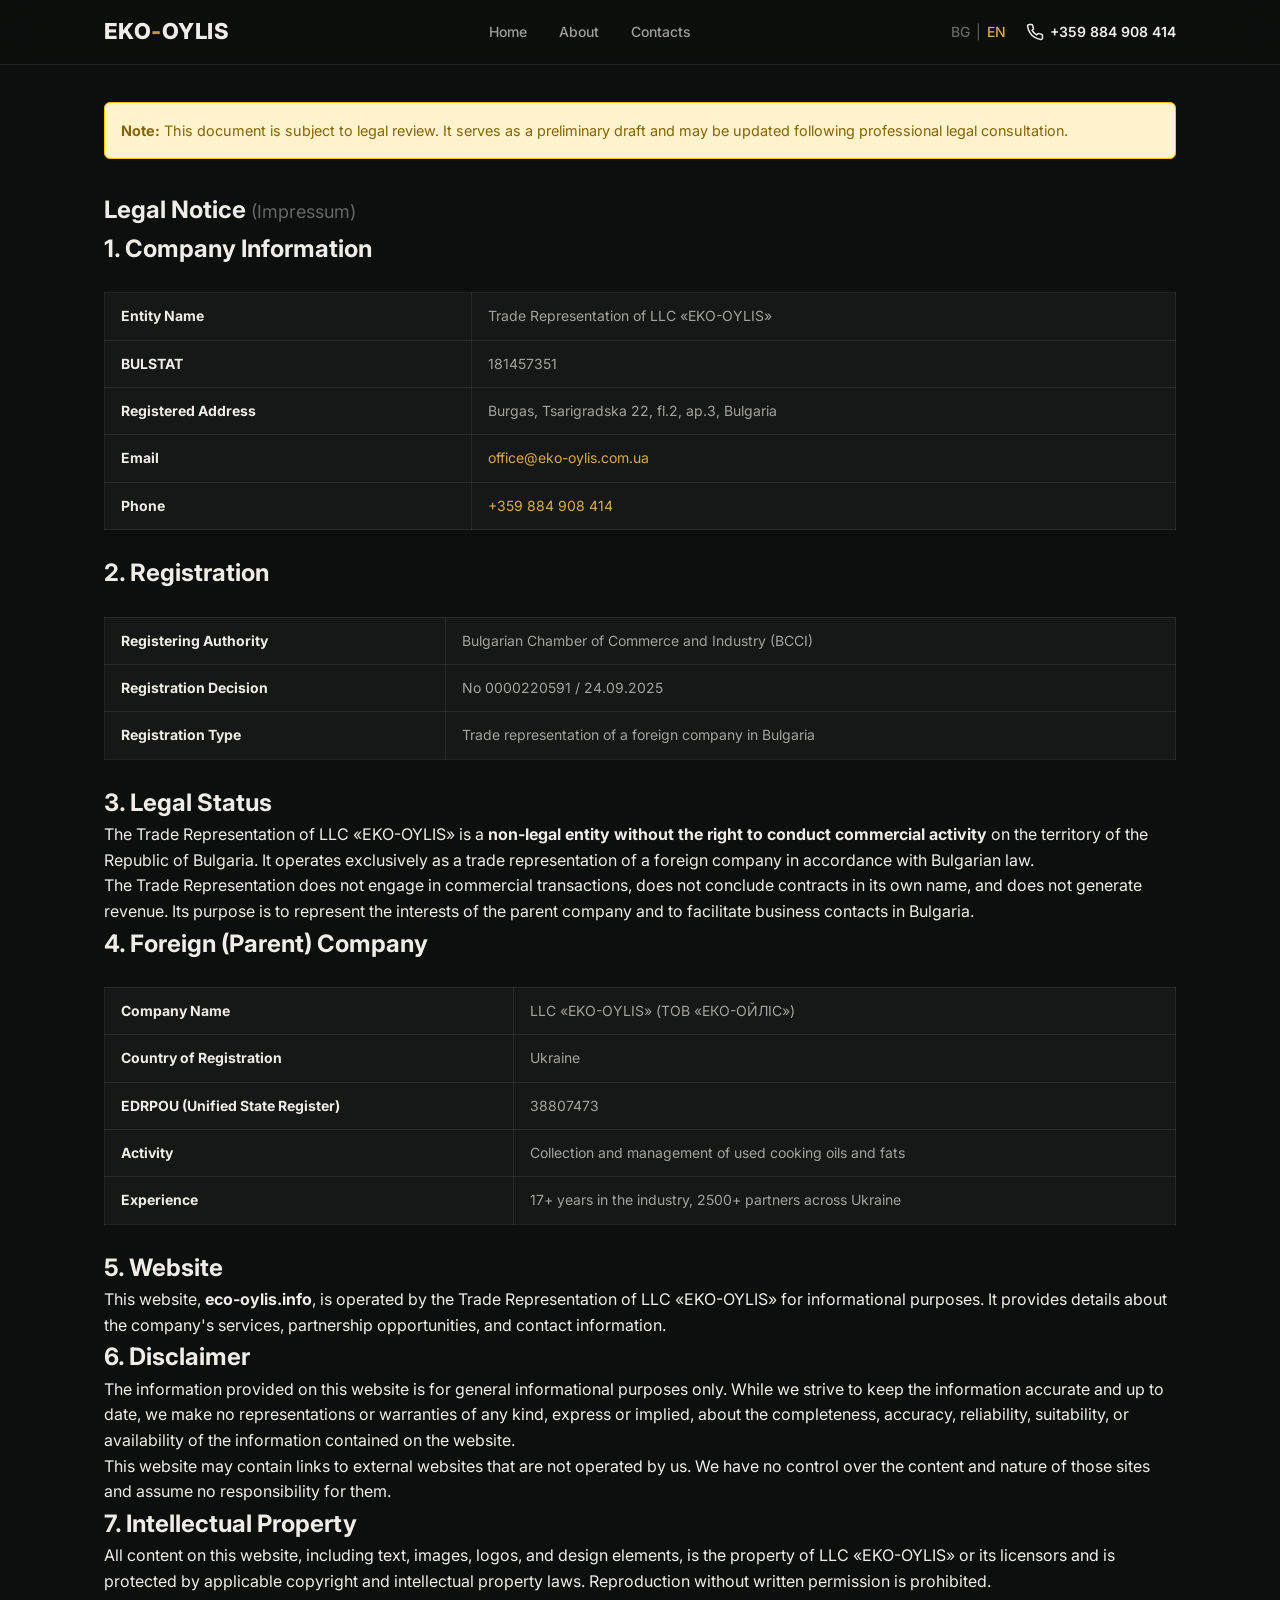
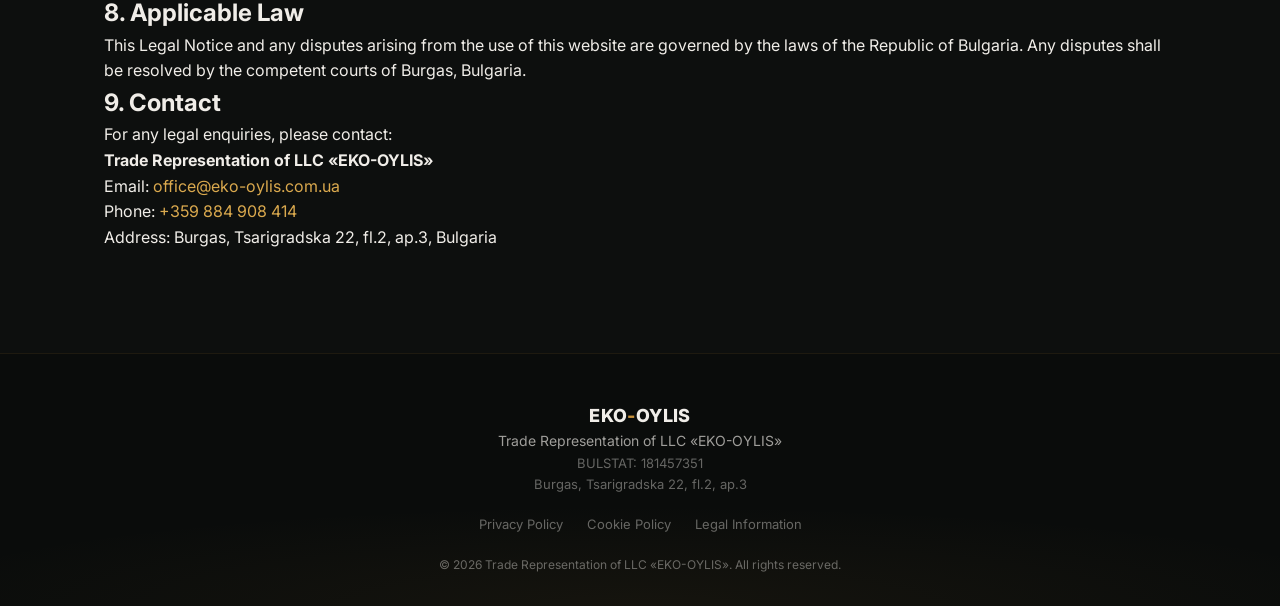
<file: en/legal-notice/index.html>
<!DOCTYPE html>
<html lang="en">
<head>
  <meta charset="UTF-8">
  <meta name="viewport" content="width=device-width, initial-scale=1.0">
  <title>Legal Notice | EKO-OYLIS Bulgaria</title>
  <meta name="description" content="Legal Notice (Impressum) of Trade Representation of LLC EKO-OYLIS in Bulgaria. Company details, BULSTAT, registration, and legal status.">

  <!-- Hreflang -->
  <link rel="alternate" hreflang="bg" href="https://eco-oylis.info/pravna-informacia/">
  <link rel="alternate" hreflang="en" href="https://eco-oylis.info/en/legal-notice/">
  <link rel="alternate" hreflang="x-default" href="https://eco-oylis.info/pravna-informacia/">
  <link rel="canonical" href="https://eco-oylis.info/en/legal-notice/">

  <!-- Favicon -->
  <link rel="icon" href="/images/favicon.svg" type="image/svg+xml">

  <!-- Fonts -->
  <link rel="preconnect" href="https://fonts.googleapis.com">
  <link rel="preconnect" href="https://fonts.gstatic.com" crossorigin>
  <link href="https://fonts.googleapis.com/css2?family=Inter:wght@400;500;600;700;800&display=swap" rel="stylesheet">

  <!-- Styles -->
  <link rel="stylesheet" href="../../css/style.css">
</head>
<body>
  <!-- HEADER -->
  <header class="header" id="header">
    <div class="container header__inner">
      <a href="/en/" class="header__logo" aria-label="EKO-OYLIS — home page">
        <span class="logo-text">EKO<span class="logo-accent">-</span>OYLIS</span>
      </a>
      <nav class="header__nav" id="nav" aria-label="Main navigation">
        <ul class="nav__list">
          <li><a href="/en/" class="nav__link">Home</a></li>
          <li><a href="/en/#about" class="nav__link">About</a></li>
          <li><a href="/en/#contacts" class="nav__link">Contacts</a></li>
        </ul>
      </nav>
      <div class="header__right">
        <div class="lang-switch">
          <a href="/pravna-informacia/" class="lang-switch__link" aria-label="Български">BG</a>
          <span class="lang-switch__sep">|</span>
          <a href="/en/legal-notice/" class="lang-switch__link lang-switch__link--active" aria-label="English">EN</a>
        </div>
        <a href="tel:+359884908414" class="header__phone" aria-label="Call us">
          <svg class="icon-phone" width="18" height="18" viewBox="0 0 24 24" fill="none" stroke="currentColor" stroke-width="2"><path d="M22 16.92v3a2 2 0 01-2.18 2 19.79 19.79 0 01-8.63-3.07 19.5 19.5 0 01-6-6 19.79 19.79 0 01-3.07-8.67A2 2 0 014.11 2h3a2 2 0 012 1.72c.127.96.361 1.903.7 2.81a2 2 0 01-.45 2.11L8.09 9.91a16 16 0 006 6l1.27-1.27a2 2 0 012.11-.45c.907.339 1.85.573 2.81.7A2 2 0 0122 16.92z"/></svg>
          +359 884 908 414
        </a>
        <button class="burger" id="burger" aria-label="Menu" aria-expanded="false">
          <span></span><span></span><span></span>
        </button>
      </div>
    </div>
  </header>

  <!-- MAIN -->
  <main>
    <section class="section">
      <div class="container">

        <p class="legal-draft-notice" style="background:#fff3cd;border:1px solid #ffc107;padding:1rem;border-radius:6px;margin-bottom:2rem;font-size:.9rem;color:#856404;">
          <strong>Note:</strong> This document is subject to legal review. It serves as a preliminary draft and may be updated following professional legal consultation.
        </p>

        <h1>Legal Notice <span style="font-weight:400;font-size:.75em;color:#666;">(Impressum)</span></h1>

        <!-- Company Details -->
        <h2>1. Company Information</h2>
        <table class="legal-table">
          <tbody>
            <tr><td><strong>Entity Name</strong></td><td>Trade Representation of LLC &laquo;EKO-OYLIS&raquo;</td></tr>
            <tr><td><strong>BULSTAT</strong></td><td>181457351</td></tr>
            <tr><td><strong>Registered Address</strong></td><td>Burgas, Tsarigradska 22, fl.2, ap.3, Bulgaria</td></tr>
            <tr><td><strong>Email</strong></td><td><a href="mailto:office@eko-oylis.com.ua">office@eko-oylis.com.ua</a></td></tr>
            <tr><td><strong>Phone</strong></td><td><a href="tel:+359884908414">+359 884 908 414</a></td></tr>
          </tbody>
        </table>

        <!-- BCCI Registration -->
        <h2>2. Registration</h2>
        <table class="legal-table">
          <tbody>
            <tr><td><strong>Registering Authority</strong></td><td>Bulgarian Chamber of Commerce and Industry (BCCI)</td></tr>
            <tr><td><strong>Registration Decision</strong></td><td>No&nbsp;0000220591 / 24.09.2025</td></tr>
            <tr><td><strong>Registration Type</strong></td><td>Trade representation of a foreign company in Bulgaria</td></tr>
          </tbody>
        </table>

        <!-- Legal Status -->
        <h2>3. Legal Status</h2>
        <p>
          The Trade Representation of LLC &laquo;EKO-OYLIS&raquo; is a <strong>non-legal entity without the right to conduct commercial activity</strong> on the territory of the Republic of Bulgaria. It operates exclusively as a trade representation of a foreign company in accordance with Bulgarian law.
        </p>
        <p>
          The Trade Representation does not engage in commercial transactions, does not conclude contracts in its own name, and does not generate revenue. Its purpose is to represent the interests of the parent company and to facilitate business contacts in Bulgaria.
        </p>

        <!-- Foreign Company -->
        <h2>4. Foreign (Parent) Company</h2>
        <table class="legal-table">
          <tbody>
            <tr><td><strong>Company Name</strong></td><td>LLC &laquo;EKO-OYLIS&raquo; (ТОВ &laquo;ЕКО-ОЙЛІС&raquo;)</td></tr>
            <tr><td><strong>Country of Registration</strong></td><td>Ukraine</td></tr>
            <tr><td><strong>EDRPOU (Unified State Register)</strong></td><td>38807473</td></tr>
            <tr><td><strong>Activity</strong></td><td>Collection and management of used cooking oils and fats</td></tr>
            <tr><td><strong>Experience</strong></td><td>17+ years in the industry, 2500+ partners across Ukraine</td></tr>
          </tbody>
        </table>

        <!-- Website -->
        <h2>5. Website</h2>
        <p>
          This website, <strong>eco-oylis.info</strong>, is operated by the Trade Representation of LLC &laquo;EKO-OYLIS&raquo; for informational purposes. It provides details about the company's services, partnership opportunities, and contact information.
        </p>

        <!-- Disclaimer -->
        <h2>6. Disclaimer</h2>
        <p>
          The information provided on this website is for general informational purposes only. While we strive to keep the information accurate and up to date, we make no representations or warranties of any kind, express or implied, about the completeness, accuracy, reliability, suitability, or availability of the information contained on the website.
        </p>
        <p>
          This website may contain links to external websites that are not operated by us. We have no control over the content and nature of those sites and assume no responsibility for them.
        </p>

        <!-- Intellectual Property -->
        <h2>7. Intellectual Property</h2>
        <p>
          All content on this website, including text, images, logos, and design elements, is the property of LLC &laquo;EKO-OYLIS&raquo; or its licensors and is protected by applicable copyright and intellectual property laws. Reproduction without written permission is prohibited.
        </p>

        <!-- Applicable Law -->
        <h2>8. Applicable Law</h2>
        <p>
          This Legal Notice and any disputes arising from the use of this website are governed by the laws of the Republic of Bulgaria. Any disputes shall be resolved by the competent courts of Burgas, Bulgaria.
        </p>

        <!-- Contact -->
        <h2>9. Contact</h2>
        <p>
          For any legal enquiries, please contact:<br>
          <strong>Trade Representation of LLC &laquo;EKO-OYLIS&raquo;</strong><br>
          Email: <a href="mailto:office@eko-oylis.com.ua">office@eko-oylis.com.ua</a><br>
          Phone: <a href="tel:+359884908414">+359 884 908 414</a><br>
          Address: Burgas, Tsarigradska 22, fl.2, ap.3, Bulgaria
        </p>

      </div>
    </section>
  </main>

  <!-- FOOTER -->
  <footer class="footer">
    <div class="container footer__inner">
      <div class="footer__company">
        <span class="logo-text logo-text--footer">EKO<span class="logo-accent">-</span>OYLIS</span>
        <p class="footer__name">Trade Representation of LLC &laquo;EKO-OYLIS&raquo;</p>
        <p class="footer__bulstat">BULSTAT: 181457351</p>
        <p class="footer__address">Burgas, Tsarigradska 22, fl.2, ap.3</p>
      </div>
      <div class="footer__links">
        <a href="/en/privacy-policy/">Privacy Policy</a>
        <a href="/en/cookie-policy/">Cookie Policy</a>
        <a href="/en/legal-notice/">Legal Information</a>
      </div>
      <p class="footer__copy">&copy; 2026 Trade Representation of LLC &laquo;EKO-OYLIS&raquo;. All rights reserved.</p>
    </div>
  </footer>

  <script src="../../js/main.js"></script>
</body>
</html>
</file>
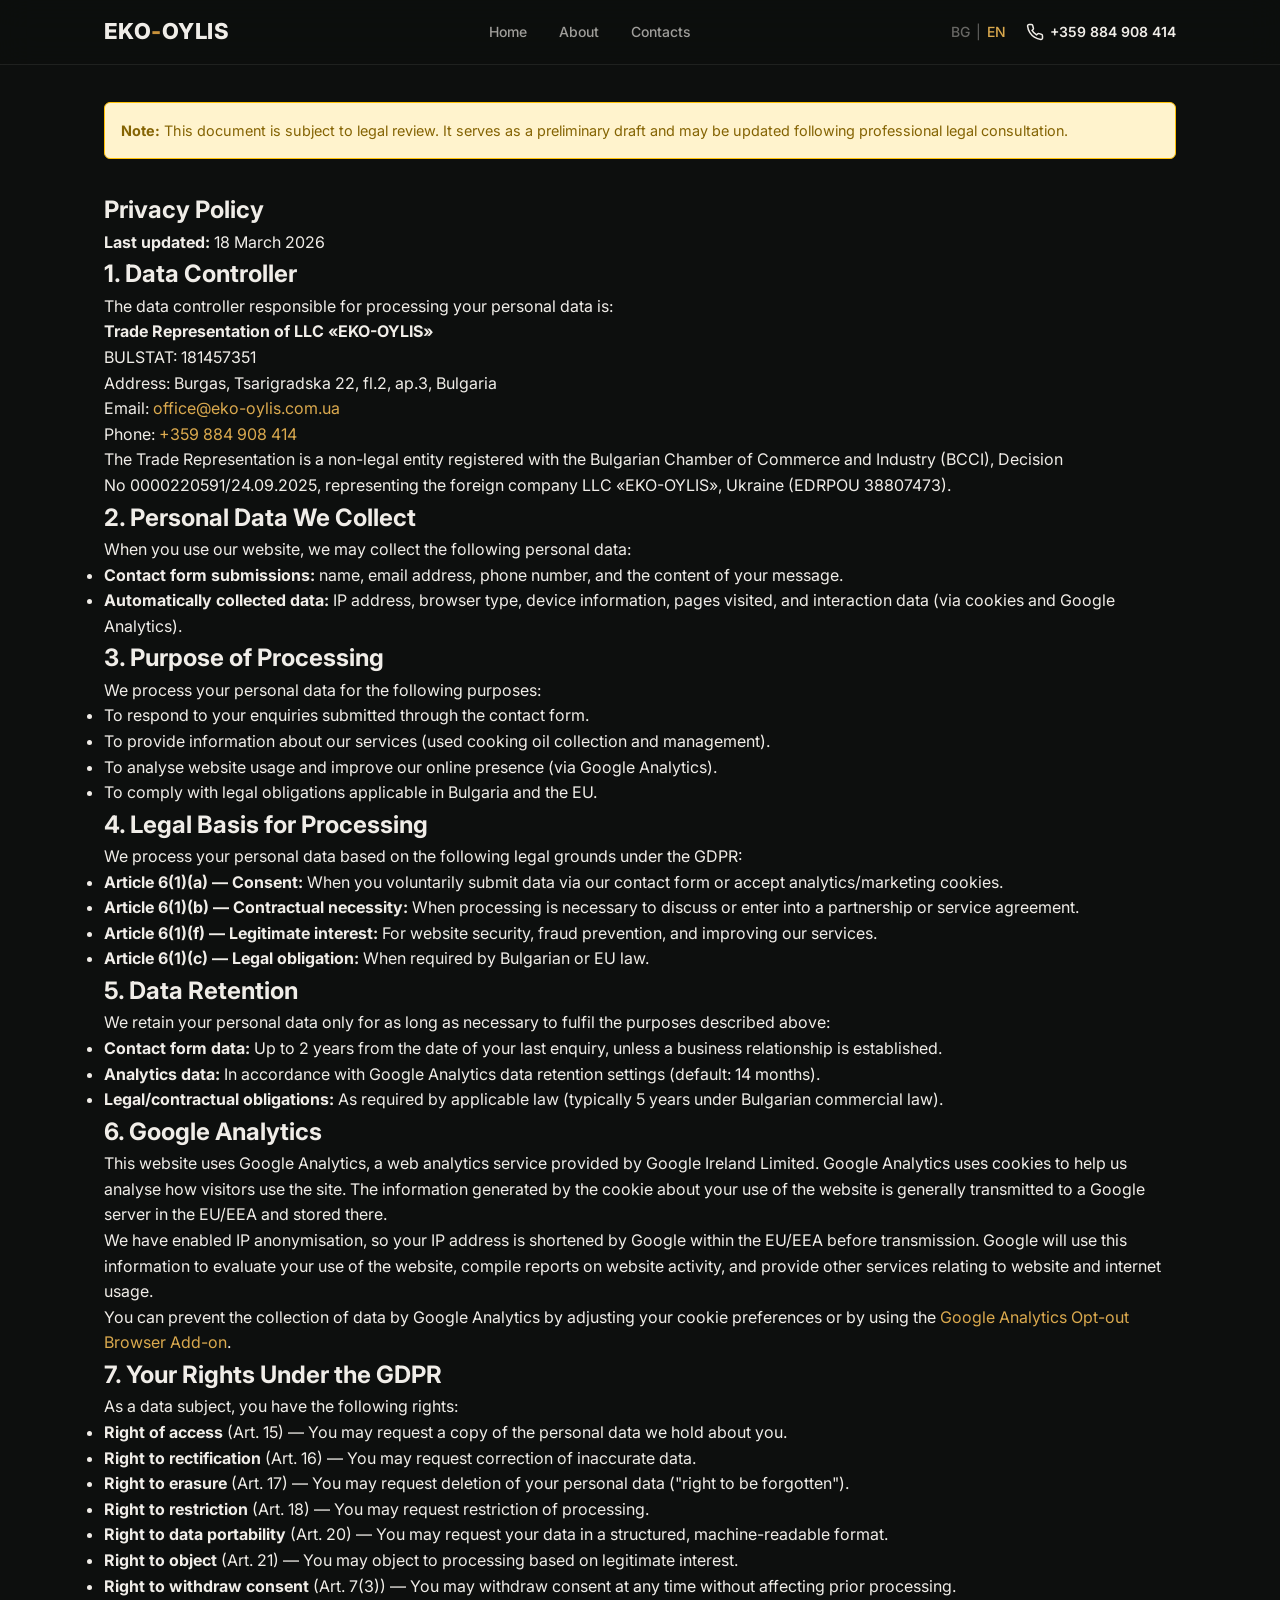
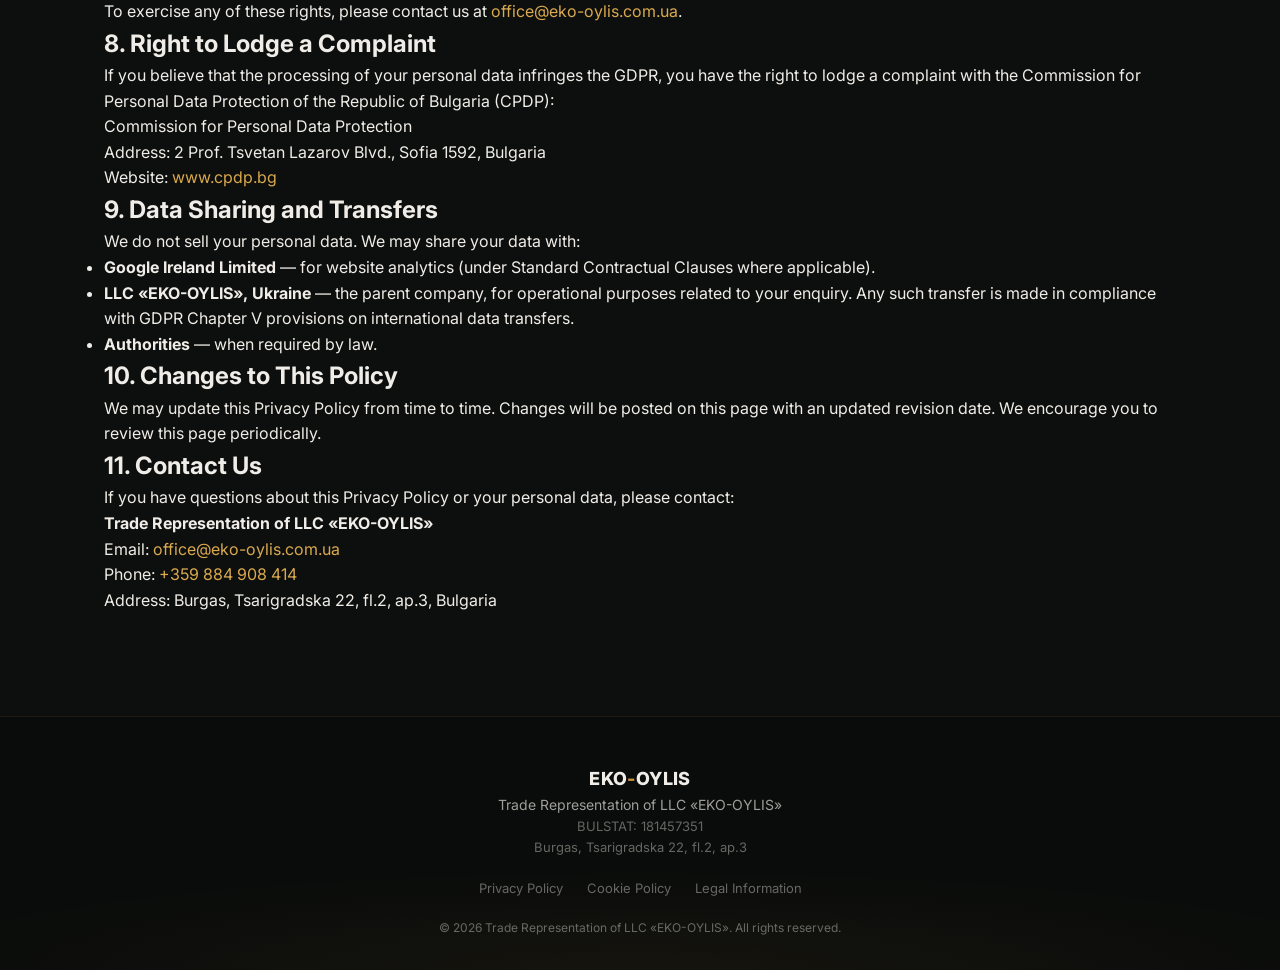
<file: en/privacy-policy/index.html>
<!DOCTYPE html>
<html lang="en">
<head>
  <meta charset="UTF-8">
  <meta name="viewport" content="width=device-width, initial-scale=1.0">
  <title>Privacy Policy | EKO-OYLIS Bulgaria</title>
  <meta name="description" content="Privacy Policy of Trade Representation of LLC EKO-OYLIS in Bulgaria. How we collect, use and protect your personal data under GDPR.">

  <!-- Hreflang -->
  <link rel="alternate" hreflang="bg" href="https://eco-oylis.info/politika-poveritelnost/">
  <link rel="alternate" hreflang="en" href="https://eco-oylis.info/en/privacy-policy/">
  <link rel="alternate" hreflang="x-default" href="https://eco-oylis.info/politika-poveritelnost/">
  <link rel="canonical" href="https://eco-oylis.info/en/privacy-policy/">

  <!-- Favicon -->
  <link rel="icon" href="/images/favicon.svg" type="image/svg+xml">

  <!-- Fonts -->
  <link rel="preconnect" href="https://fonts.googleapis.com">
  <link rel="preconnect" href="https://fonts.gstatic.com" crossorigin>
  <link href="https://fonts.googleapis.com/css2?family=Inter:wght@400;500;600;700;800&display=swap" rel="stylesheet">

  <!-- Styles -->
  <link rel="stylesheet" href="../../css/style.css">
</head>
<body>
  <!-- HEADER -->
  <header class="header" id="header">
    <div class="container header__inner">
      <a href="/en/" class="header__logo" aria-label="EKO-OYLIS — home page">
        <span class="logo-text">EKO<span class="logo-accent">-</span>OYLIS</span>
      </a>
      <nav class="header__nav" id="nav" aria-label="Main navigation">
        <ul class="nav__list">
          <li><a href="/en/" class="nav__link">Home</a></li>
          <li><a href="/en/#about" class="nav__link">About</a></li>
          <li><a href="/en/#contacts" class="nav__link">Contacts</a></li>
        </ul>
      </nav>
      <div class="header__right">
        <div class="lang-switch">
          <a href="/politika-poveritelnost/" class="lang-switch__link" aria-label="Български">BG</a>
          <span class="lang-switch__sep">|</span>
          <a href="/en/privacy-policy/" class="lang-switch__link lang-switch__link--active" aria-label="English">EN</a>
        </div>
        <a href="tel:+359884908414" class="header__phone" aria-label="Call us">
          <svg class="icon-phone" width="18" height="18" viewBox="0 0 24 24" fill="none" stroke="currentColor" stroke-width="2"><path d="M22 16.92v3a2 2 0 01-2.18 2 19.79 19.79 0 01-8.63-3.07 19.5 19.5 0 01-6-6 19.79 19.79 0 01-3.07-8.67A2 2 0 014.11 2h3a2 2 0 012 1.72c.127.96.361 1.903.7 2.81a2 2 0 01-.45 2.11L8.09 9.91a16 16 0 006 6l1.27-1.27a2 2 0 012.11-.45c.907.339 1.85.573 2.81.7A2 2 0 0122 16.92z"/></svg>
          +359 884 908 414
        </a>
        <button class="burger" id="burger" aria-label="Menu" aria-expanded="false">
          <span></span><span></span><span></span>
        </button>
      </div>
    </div>
  </header>

  <!-- MAIN -->
  <main>
    <section class="section">
      <div class="container">

        <p class="legal-draft-notice" style="background:#fff3cd;border:1px solid #ffc107;padding:1rem;border-radius:6px;margin-bottom:2rem;font-size:.9rem;color:#856404;">
          <strong>Note:</strong> This document is subject to legal review. It serves as a preliminary draft and may be updated following professional legal consultation.
        </p>

        <h1>Privacy Policy</h1>
        <p><strong>Last updated:</strong> 18 March 2026</p>

        <!-- 1. Data Controller -->
        <h2>1. Data Controller</h2>
        <p>
          The data controller responsible for processing your personal data is:<br>
          <strong>Trade Representation of LLC &laquo;EKO-OYLIS&raquo;</strong><br>
          BULSTAT: 181457351<br>
          Address: Burgas, Tsarigradska 22, fl.2, ap.3, Bulgaria<br>
          Email: <a href="mailto:office@eko-oylis.com.ua">office@eko-oylis.com.ua</a><br>
          Phone: <a href="tel:+359884908414">+359 884 908 414</a>
        </p>
        <p>
          The Trade Representation is a non-legal entity registered with the Bulgarian Chamber of Commerce and Industry (BCCI), Decision No&nbsp;0000220591/24.09.2025, representing the foreign company LLC &laquo;EKO-OYLIS&raquo;, Ukraine (EDRPOU&nbsp;38807473).
        </p>

        <!-- 2. Data We Collect -->
        <h2>2. Personal Data We Collect</h2>
        <p>When you use our website, we may collect the following personal data:</p>
        <ul>
          <li><strong>Contact form submissions:</strong> name, email address, phone number, and the content of your message.</li>
          <li><strong>Automatically collected data:</strong> IP address, browser type, device information, pages visited, and interaction data (via cookies and Google Analytics).</li>
        </ul>

        <!-- 3. Purpose of Processing -->
        <h2>3. Purpose of Processing</h2>
        <p>We process your personal data for the following purposes:</p>
        <ul>
          <li>To respond to your enquiries submitted through the contact form.</li>
          <li>To provide information about our services (used cooking oil collection and management).</li>
          <li>To analyse website usage and improve our online presence (via Google Analytics).</li>
          <li>To comply with legal obligations applicable in Bulgaria and the EU.</li>
        </ul>

        <!-- 4. Legal Basis -->
        <h2>4. Legal Basis for Processing</h2>
        <p>We process your personal data based on the following legal grounds under the GDPR:</p>
        <ul>
          <li><strong>Article 6(1)(a) &mdash; Consent:</strong> When you voluntarily submit data via our contact form or accept analytics/marketing cookies.</li>
          <li><strong>Article 6(1)(b) &mdash; Contractual necessity:</strong> When processing is necessary to discuss or enter into a partnership or service agreement.</li>
          <li><strong>Article 6(1)(f) &mdash; Legitimate interest:</strong> For website security, fraud prevention, and improving our services.</li>
          <li><strong>Article 6(1)(c) &mdash; Legal obligation:</strong> When required by Bulgarian or EU law.</li>
        </ul>

        <!-- 5. Data Retention -->
        <h2>5. Data Retention</h2>
        <p>We retain your personal data only for as long as necessary to fulfil the purposes described above:</p>
        <ul>
          <li><strong>Contact form data:</strong> Up to 2 years from the date of your last enquiry, unless a business relationship is established.</li>
          <li><strong>Analytics data:</strong> In accordance with Google Analytics data retention settings (default: 14 months).</li>
          <li><strong>Legal/contractual obligations:</strong> As required by applicable law (typically 5 years under Bulgarian commercial law).</li>
        </ul>

        <!-- 6. Google Analytics -->
        <h2>6. Google Analytics</h2>
        <p>
          This website uses Google Analytics, a web analytics service provided by Google Ireland Limited. Google Analytics uses cookies to help us analyse how visitors use the site. The information generated by the cookie about your use of the website is generally transmitted to a Google server in the EU/EEA and stored there.
        </p>
        <p>
          We have enabled IP anonymisation, so your IP address is shortened by Google within the EU/EEA before transmission. Google will use this information to evaluate your use of the website, compile reports on website activity, and provide other services relating to website and internet usage.
        </p>
        <p>
          You can prevent the collection of data by Google Analytics by adjusting your cookie preferences or by using the <a href="https://tools.google.com/dlpage/gaoptout" target="_blank" rel="noopener">Google Analytics Opt-out Browser Add-on</a>.
        </p>

        <!-- 7. Your Rights -->
        <h2>7. Your Rights Under the GDPR</h2>
        <p>As a data subject, you have the following rights:</p>
        <ul>
          <li><strong>Right of access</strong> (Art.&nbsp;15) &mdash; You may request a copy of the personal data we hold about you.</li>
          <li><strong>Right to rectification</strong> (Art.&nbsp;16) &mdash; You may request correction of inaccurate data.</li>
          <li><strong>Right to erasure</strong> (Art.&nbsp;17) &mdash; You may request deletion of your personal data ("right to be forgotten").</li>
          <li><strong>Right to restriction</strong> (Art.&nbsp;18) &mdash; You may request restriction of processing.</li>
          <li><strong>Right to data portability</strong> (Art.&nbsp;20) &mdash; You may request your data in a structured, machine-readable format.</li>
          <li><strong>Right to object</strong> (Art.&nbsp;21) &mdash; You may object to processing based on legitimate interest.</li>
          <li><strong>Right to withdraw consent</strong> (Art.&nbsp;7(3)) &mdash; You may withdraw consent at any time without affecting prior processing.</li>
        </ul>
        <p>
          To exercise any of these rights, please contact us at <a href="mailto:office@eko-oylis.com.ua">office@eko-oylis.com.ua</a>.
        </p>

        <!-- 8. Right to Lodge a Complaint -->
        <h2>8. Right to Lodge a Complaint</h2>
        <p>
          If you believe that the processing of your personal data infringes the GDPR, you have the right to lodge a complaint with the Commission for Personal Data Protection of the Republic of Bulgaria (CPDP):
        </p>
        <p>
          Commission for Personal Data Protection<br>
          Address: 2 Prof. Tsvetan Lazarov Blvd., Sofia 1592, Bulgaria<br>
          Website: <a href="https://www.cpdp.bg" target="_blank" rel="noopener">www.cpdp.bg</a>
        </p>

        <!-- 9. Data Sharing -->
        <h2>9. Data Sharing and Transfers</h2>
        <p>We do not sell your personal data. We may share your data with:</p>
        <ul>
          <li><strong>Google Ireland Limited</strong> &mdash; for website analytics (under Standard Contractual Clauses where applicable).</li>
          <li><strong>LLC &laquo;EKO-OYLIS&raquo;, Ukraine</strong> &mdash; the parent company, for operational purposes related to your enquiry. Any such transfer is made in compliance with GDPR Chapter&nbsp;V provisions on international data transfers.</li>
          <li><strong>Authorities</strong> &mdash; when required by law.</li>
        </ul>

        <!-- 10. Changes -->
        <h2>10. Changes to This Policy</h2>
        <p>
          We may update this Privacy Policy from time to time. Changes will be posted on this page with an updated revision date. We encourage you to review this page periodically.
        </p>

        <!-- 11. Contact -->
        <h2>11. Contact Us</h2>
        <p>
          If you have questions about this Privacy Policy or your personal data, please contact:<br>
          <strong>Trade Representation of LLC &laquo;EKO-OYLIS&raquo;</strong><br>
          Email: <a href="mailto:office@eko-oylis.com.ua">office@eko-oylis.com.ua</a><br>
          Phone: <a href="tel:+359884908414">+359 884 908 414</a><br>
          Address: Burgas, Tsarigradska 22, fl.2, ap.3, Bulgaria
        </p>

      </div>
    </section>
  </main>

  <!-- FOOTER -->
  <footer class="footer">
    <div class="container footer__inner">
      <div class="footer__company">
        <span class="logo-text logo-text--footer">EKO<span class="logo-accent">-</span>OYLIS</span>
        <p class="footer__name">Trade Representation of LLC &laquo;EKO-OYLIS&raquo;</p>
        <p class="footer__bulstat">BULSTAT: 181457351</p>
        <p class="footer__address">Burgas, Tsarigradska 22, fl.2, ap.3</p>
      </div>
      <div class="footer__links">
        <a href="/en/privacy-policy/">Privacy Policy</a>
        <a href="/en/cookie-policy/">Cookie Policy</a>
        <a href="/en/legal-notice/">Legal Information</a>
      </div>
      <p class="footer__copy">&copy; 2026 Trade Representation of LLC &laquo;EKO-OYLIS&raquo;. All rights reserved.</p>
    </div>
  </footer>

  <script src="../../js/main.js"></script>
</body>
</html>
</file>
<file: css/style.css>
/* ============================================================
   EKO-OYLIS Landing — Liquid Oil Theme
   Visual: dark graphite + amber/olive accents
   Font: Inter
   ============================================================ */

/* --- RESET & BASE --- */
*, *::before, *::after { box-sizing: border-box; margin: 0; padding: 0; }

:root {
  /* Colors */
  --bg-primary: #0d0f0e;
  --bg-section: #111413;
  --bg-dark: #0a0c0b;
  --bg-card: rgba(255,255,255,0.04);
  --bg-card-hover: rgba(255,255,255,0.07);

  --accent: #c8913a;
  --accent-light: #daa94e;
  --accent-dark: #9e7230;
  --accent-glow: rgba(200,145,58,0.15);
  --olive: #6b7c3f;
  --olive-light: #8a9e52;

  --text-primary: #f0ede8;
  --text-secondary: rgba(240,237,232,0.65);
  --text-muted: rgba(240,237,232,0.4);

  --border: rgba(255,255,255,0.08);
  --border-accent: rgba(200,145,58,0.3);

  /* Typography */
  --font: 'Inter', -apple-system, BlinkMacSystemFont, 'Segoe UI', Helvetica, Arial, sans-serif;
  --h1: clamp(1.75rem, 4vw, 3.25rem);
  --h2: clamp(1.75rem, 3vw, 2.125rem);
  --h3: clamp(1.125rem, 2vw, 1.5rem);
  --body: clamp(1rem, 1.2vw, 1.125rem);
  --small: 0.875rem;

  /* Spacing */
  --section-gap: clamp(5rem, 8vw, 7.5rem);
  --container: 1120px;
  --radius: 12px;
  --radius-lg: 20px;

  /* Transitions */
  --ease: cubic-bezier(0.25, 0.46, 0.45, 0.94);
  --duration: 0.4s;
}

html {
  scroll-behavior: smooth;
  -webkit-font-smoothing: antialiased;
  -moz-osx-font-smoothing: grayscale;
}

body {
  font-family: var(--font);
  font-size: var(--body);
  line-height: 1.6;
  color: var(--text-primary);
  background: var(--bg-primary);
  overflow-x: hidden;
}

a {
  color: var(--accent-light);
  text-decoration: none;
  transition: color var(--duration) var(--ease);
}
a:hover { color: var(--accent); }

img { max-width: 100%; height: auto; display: block; }

/* --- CONTAINER --- */
.container {
  width: 100%;
  max-width: var(--container);
  margin: 0 auto;
  padding: 0 1.5rem;
}

/* --- BUTTONS --- */
.btn {
  display: inline-flex;
  align-items: center;
  gap: 0.5rem;
  padding: 0.875rem 2rem;
  font-family: var(--font);
  font-size: var(--small);
  font-weight: 600;
  letter-spacing: 0.04em;
  text-transform: uppercase;
  border: none;
  border-radius: var(--radius);
  cursor: pointer;
  transition: all var(--duration) var(--ease);
  text-decoration: none;
  line-height: 1;
}

.btn--primary {
  background: linear-gradient(135deg, var(--accent), var(--accent-dark));
  color: #fff;
  box-shadow: 0 4px 24px rgba(200,145,58,0.25);
}
.btn--primary:hover {
  background: linear-gradient(135deg, var(--accent-light), var(--accent));
  box-shadow: 0 6px 32px rgba(200,145,58,0.45), 0 0 60px rgba(200,145,58,0.15);
  transform: translateY(-2px);
  color: #fff;
}

.btn--secondary {
  background: transparent;
  color: var(--text-primary);
  border: 1px solid var(--border-accent);
}
.btn--secondary:hover {
  background: var(--accent-glow);
  border-color: var(--accent);
  color: var(--text-primary);
}

.btn--outline {
  background: transparent;
  color: var(--text-primary);
  border: 1px solid var(--border);
}
.btn--outline:hover {
  border-color: var(--text-secondary);
}

.btn--small {
  padding: 0.625rem 1.25rem;
  font-size: 0.8125rem;
}

.btn--full { width: 100%; justify-content: center; }

/* --- HEADER --- */
.header {
  position: fixed;
  top: 0;
  left: 0;
  width: 100%;
  z-index: 100;
  background: rgba(13,15,14,0.85);
  backdrop-filter: blur(16px);
  -webkit-backdrop-filter: blur(16px);
  border-bottom: 1px solid var(--border);
  transition: background var(--duration) var(--ease);
}

.header__inner {
  display: flex;
  align-items: center;
  justify-content: space-between;
  height: 4rem;
}

.header__logo { text-decoration: none; }

.logo-text {
  font-size: 1.375rem;
  font-weight: 800;
  letter-spacing: 0.02em;
  color: var(--text-primary);
}
.logo-text--footer { font-size: 1.125rem; }
.logo-accent { color: var(--accent); }

.header__nav { display: flex; }

.nav__list {
  display: flex;
  gap: 2rem;
  list-style: none;
}

.nav__link {
  font-size: var(--small);
  font-weight: 500;
  color: var(--text-secondary);
  text-decoration: none;
  transition: color var(--duration) var(--ease);
  position: relative;
}
.nav__link::after {
  content: '';
  position: absolute;
  bottom: -4px;
  left: 0;
  width: 0;
  height: 2px;
  background: var(--accent);
  transition: width var(--duration) var(--ease);
}
.nav__link:hover { color: var(--text-primary); }
.nav__link:hover::after { width: 100%; }

.header__right {
  display: flex;
  align-items: center;
  gap: 1.25rem;
}

.lang-switch {
  display: flex;
  align-items: center;
  gap: 0.375rem;
  font-size: var(--small);
}
.lang-switch__link {
  color: var(--text-muted);
  font-weight: 500;
}
.lang-switch__link--active { color: var(--accent-light); }
.lang-switch__sep { color: var(--text-muted); }

.header__phone {
  display: flex;
  align-items: center;
  gap: 0.375rem;
  font-size: var(--small);
  font-weight: 600;
  color: var(--text-primary);
  text-decoration: none;
}
.header__phone:hover { color: var(--accent-light); }

.icon-phone { flex-shrink: 0; }

/* Burger */
.burger {
  display: none;
  flex-direction: column;
  gap: 5px;
  background: none;
  border: none;
  cursor: pointer;
  padding: 4px;
}
.burger span {
  display: block;
  width: 24px;
  height: 2px;
  background: var(--text-primary);
  transition: all 0.3s var(--ease);
}
.burger.active span:nth-child(1) { transform: rotate(45deg) translate(5px, 5px); }
.burger.active span:nth-child(2) { opacity: 0; }
.burger.active span:nth-child(3) { transform: rotate(-45deg) translate(5px, -5px); }

/* --- HERO --- */
.hero {
  position: relative;
  min-height: 100vh;
  display: flex;
  align-items: center;
  justify-content: center;
  padding: 8rem 0 4rem;
  overflow: hidden;
}
.hero::after {
  content: '';
  position: absolute;
  bottom: 0;
  left: 0;
  width: 100%;
  height: 100px;
  background: linear-gradient(0deg, var(--bg-primary) 0%, transparent 100%);
  z-index: 3;
  pointer-events: none;
}

.hero__content {
  position: relative;
  z-index: 2;
  max-width: 720px;
  margin: 0 auto;
  text-align: center;
  pointer-events: none;
}
.hero__content .btn,
.hero__content a {
  pointer-events: auto;
}

.hero__title {
  font-size: var(--h1);
  font-weight: 800;
  line-height: 1.12;
  margin-bottom: 1.25rem;
  color: var(--text-primary);
}

.hero__subtitle {
  font-size: clamp(1rem, 1.5vw, 1.25rem);
  line-height: 1.5;
  color: var(--text-secondary);
  margin: 0 auto 2.5rem;
  max-width: 600px;
}

.hero__cta {
  display: flex;
  gap: 1rem;
  flex-wrap: wrap;
  justify-content: center;
}

/* Hero Liquid Background */
.hero__liquid {
  position: absolute;
  inset: 0;
  z-index: 1;
  pointer-events: none;
  overflow: hidden;
}

.liquid-blob {
  position: absolute;
  opacity: 0.08;
  fill: var(--accent);
}

.liquid-blob--1 {
  width: 60vw;
  height: 60vw;
  max-width: 700px;
  max-height: 700px;
  top: -10%;
  right: -15%;
  animation: blobMorph1 20s ease-in-out infinite;
}

.liquid-blob--2 {
  width: 40vw;
  height: 40vw;
  max-width: 500px;
  max-height: 500px;
  bottom: -5%;
  right: 10%;
  opacity: 0.05;
  fill: var(--olive);
  animation: blobMorph2 25s ease-in-out infinite;
}

.liquid-drop {
  position: absolute;
  border-radius: 50%;
  background: radial-gradient(circle, var(--accent-glow) 0%, transparent 70%);
}

.liquid-drop--1 {
  width: 200px;
  height: 200px;
  top: 20%;
  right: 25%;
  animation: dropFloat 12s ease-in-out infinite;
}
.liquid-drop--2 {
  width: 120px;
  height: 120px;
  top: 60%;
  right: 5%;
  animation: dropFloat 16s ease-in-out infinite 3s;
}
.liquid-drop--3 {
  width: 80px;
  height: 80px;
  top: 40%;
  right: 40%;
  animation: dropFloat 14s ease-in-out infinite 6s;
}

@keyframes blobMorph1 {
  0%, 100% { transform: scale(1) rotate(0deg) translate(0, 0); }
  25% { transform: scale(1.05) rotate(5deg) translate(20px, -10px); }
  50% { transform: scale(0.95) rotate(-3deg) translate(-10px, 20px); }
  75% { transform: scale(1.02) rotate(2deg) translate(10px, 10px); }
}

@keyframes blobMorph2 {
  0%, 100% { transform: scale(1) rotate(0deg); }
  33% { transform: scale(1.08) rotate(-5deg) translate(-20px, 10px); }
  66% { transform: scale(0.92) rotate(4deg) translate(15px, -15px); }
}

@keyframes dropFloat {
  0%, 100% { transform: translate(0, 0); opacity: 0.3; }
  50% { transform: translate(-15px, -20px); opacity: 0.6; }
}

@keyframes liquidPulse {
  0%, 100% { height: 40%; }
  50% { height: 60%; }
}

@keyframes amberGlowPulse {
  0%, 100% { box-shadow: 0 0 10px rgba(200,145,58,0.1); transform: scale(1); }
  50% { box-shadow: 0 0 40px rgba(200,145,58,0.5), 0 0 80px rgba(200,145,58,0.2); transform: scale(1.05); }
}

@keyframes oliveGlowPulse {
  0%, 100% { box-shadow: 0 0 10px rgba(107,124,63,0.1); transform: scale(1); }
  50% { box-shadow: 0 0 40px rgba(107,124,63,0.5), 0 0 80px rgba(107,124,63,0.2); transform: scale(1.05); }
}

@keyframes flowRight {
  0% { stroke-dashoffset: 20; }
  100% { stroke-dashoffset: 0; }
}

@keyframes flowLeft {
  0% { stroke-dashoffset: 0; }
  100% { stroke-dashoffset: -20; }
}

/* --- SECTIONS --- */
.section {
  padding: var(--section-gap) 0;
  position: relative;
  border-top: 1px solid rgba(200,145,58,0.1);
}
.section:first-child { border-top: none; }

.section--dark {
  background: var(--bg-dark);
}

.section__title {
  font-size: var(--h2);
  font-weight: 700;
  line-height: 1.25;
  margin-bottom: 0.75rem;
  text-align: center;
  text-shadow: 0 0 40px rgba(200,145,58,0.08);
}

.section__subtitle {
  font-size: var(--body);
  color: var(--text-secondary);
  text-align: center;
  margin-bottom: 3rem;
  max-width: 600px;
  margin-left: auto;
  margin-right: auto;
}

/* Liquid divider — hidden, replaced by section border-top */
.liquid-divider {
  display: none;
}
.liquid-divider--dark {
  display: none;
}
.liquid-divider--bottom {
  display: none;
}

/* Section background liquid drops */
.section--liquid {
  position: relative;
  overflow: hidden;
}
.section--liquid::before,
.section--liquid::after {
  content: '';
  position: absolute;
  border-radius: 50%;
  pointer-events: none;
}
.section--liquid::before {
  width: 400px;
  height: 400px;
  top: -120px;
  right: -100px;
  background: radial-gradient(circle, rgba(200,145,58,0.1) 0%, transparent 70%);
  animation: dropFloat 18s ease-in-out infinite;
}
.section--liquid::after {
  width: 300px;
  height: 300px;
  bottom: -80px;
  left: -80px;
  background: radial-gradient(circle, rgba(107,124,63,0.08) 0%, transparent 70%);
  animation: dropFloat 22s ease-in-out infinite 5s;
}

/* --- CARDS (Services) --- */
.cards {
  display: grid;
  gap: 1.5rem;
}
.cards--4 { grid-template-columns: repeat(4, 1fr); }

.card {
  background: rgba(200,145,58,0.03);
  backdrop-filter: blur(12px);
  -webkit-backdrop-filter: blur(12px);
  border: 1px solid rgba(200,145,58,0.08);
  border-radius: var(--radius-lg);
  padding: 2rem 1.5rem;
  transition: all var(--duration) var(--ease);
  position: relative;
  overflow: hidden;
}
.card::after {
  content: '';
  position: absolute;
  bottom: 0;
  left: 0;
  width: 100%;
  height: 3px;
  background: linear-gradient(90deg, transparent, var(--accent), transparent);
  opacity: 0;
  transition: opacity var(--duration) var(--ease);
}
.card:hover {
  background: rgba(200,145,58,0.06);
  border-color: rgba(200,145,58,0.3);
  transform: translateY(-4px);
  box-shadow: 0 0 20px rgba(200,145,58,0.15), 0 0 60px rgba(200,145,58,0.05);
}
.card:hover::after { opacity: 1; }
.card:hover .card__icon {
  filter: drop-shadow(0 0 8px rgba(200,145,58,0.5));
}

.card__icon {
  color: var(--accent);
  margin-bottom: 1.25rem;
}

.card__title {
  font-size: var(--h3);
  font-weight: 600;
  margin-bottom: 0.5rem;
}

.card__text {
  font-size: var(--small);
  color: var(--text-secondary);
  line-height: 1.6;
}

/* --- BENEFITS --- */
.benefits__grid {
  display: grid;
  grid-template-columns: repeat(2, 1fr);
  gap: 2rem;
  max-width: 900px;
  margin: 0 auto;
}

.benefit {
  display: flex;
  gap: 1rem;
  padding: 1.5rem;
  border-radius: var(--radius);
  background: rgba(107,124,63,0.03);
  backdrop-filter: blur(12px);
  -webkit-backdrop-filter: blur(12px);
  border: 1px solid rgba(107,124,63,0.08);
  transition: all var(--duration) var(--ease);
  position: relative;
  overflow: hidden;
}
.benefit::before {
  content: '';
  position: absolute;
  bottom: 0;
  left: 0;
  width: 100%;
  height: 3px;
  background: linear-gradient(90deg, transparent, var(--olive), transparent);
  transform: scaleX(0);
  transition: transform 0.5s var(--ease);
}
.benefit:hover {
  border-color: rgba(107,124,63,0.3);
  background: rgba(107,124,63,0.06);
  transform: translateY(-2px);
  box-shadow: 0 0 20px rgba(107,124,63,0.15), 0 0 60px rgba(107,124,63,0.05);
}
.benefit:hover .benefit__icon {
  filter: drop-shadow(0 0 8px rgba(200,145,58,0.5));
}
.benefit:hover::before {
  transform: scaleX(1);
}

.benefit__icon {
  flex-shrink: 0;
  color: var(--accent);
  padding-top: 0.125rem;
}

.benefit__title {
  font-size: 1.0625rem;
  font-weight: 600;
  margin-bottom: 0.25rem;
}

.benefit__text {
  font-size: var(--small);
  color: var(--text-secondary);
  line-height: 1.5;
}

/* --- ABOUT --- */
.about__stats {
  display: flex;
  justify-content: center;
  gap: 4rem;
  margin-bottom: 3rem;
}

.stat {
  text-align: center;
}

.stat__number {
  display: block;
  font-size: clamp(2.5rem, 5vw, 3.5rem);
  font-weight: 800;
  color: var(--accent);
  line-height: 1;
  margin-bottom: 0.5rem;
  text-shadow: 0 0 30px rgba(200,145,58,0.4), 0 0 60px rgba(200,145,58,0.15);
}

.stat__label {
  font-size: var(--small);
  color: var(--text-secondary);
  text-transform: uppercase;
  letter-spacing: 0.06em;
}

.about__content {
  max-width: 700px;
  margin: 0 auto;
  text-align: center;
}

.about__text {
  font-size: var(--body);
  color: var(--text-secondary);
  margin-bottom: 2rem;
  line-height: 1.7;
}

.about__legal {
  padding: 1.5rem;
  border-radius: var(--radius);
  background: rgba(200,145,58,0.03);
  backdrop-filter: blur(12px);
  -webkit-backdrop-filter: blur(12px);
  border: 1px solid rgba(200,145,58,0.08);
}
.about__legal p {
  font-size: var(--small);
  color: var(--text-secondary);
  line-height: 1.5;
}
.about__disclaimer {
  margin-top: 0.5rem;
  font-style: italic;
  color: var(--text-muted) !important;
}

/* --- SOCIAL PROOF --- */
.section__note {
  text-align: center;
  color: var(--text-muted, #8a8a7a);
  font-size: 0.9rem;
  font-style: italic;
  margin-bottom: 1.5rem;
}
.partners-grid {
  display: grid;
  grid-template-columns: repeat(3, 1fr);
  gap: 1.25rem;
  max-width: 800px;
  margin: 0 auto;
}
.partner-card {
  background: rgba(200,145,58,0.03);
  backdrop-filter: blur(12px);
  -webkit-backdrop-filter: blur(12px);
  border: 1px solid rgba(200,145,58,0.08);
  border-radius: var(--radius-lg, 12px);
  padding: 1.5rem 1rem;
  display: flex;
  align-items: center;
  justify-content: center;
  min-height: 100px;
  transition: all 0.4s var(--ease);
  cursor: default;
}
.partner-card:hover {
  box-shadow: 0 0 20px rgba(200,145,58,0.15), 0 0 60px rgba(200,145,58,0.05);
  border-color: rgba(200,145,58,0.3);
  transform: translateY(-2px);
}
.partner-card img {
  max-width: 160px;
  max-height: 70px;
  width: auto;
  height: auto;
  object-fit: contain;
}

@media (max-width: 768px) {
  .partners-grid {
    grid-template-columns: repeat(2, 1fr);
    gap: 1rem;
  }
}
@media (max-width: 480px) {
  .partners-grid {
    grid-template-columns: repeat(2, 1fr);
    gap: 0.75rem;
  }
  .partner-card {
    padding: 1rem 0.75rem;
    min-height: 80px;
  }
  .partner-card img {
    max-width: 120px;
    max-height: 50px;
  }
}

/* --- FAQ --- */
.faq__list {
  max-width: 720px;
  margin: 0 auto;
}

.faq__item {
  border-bottom: 1px solid var(--border);
  padding: 1.25rem 0;
  border-left: 3px solid transparent;
  padding-left: 0;
  transition: border-color var(--duration) var(--ease), padding-left var(--duration) var(--ease);
}
.faq__item[open] {
  border-left-color: var(--accent);
  padding-left: 1rem;
}

.faq__question {
  font-size: 1.0625rem;
  font-weight: 600;
  cursor: pointer;
  color: var(--text-primary);
  list-style: none;
  display: flex;
  justify-content: space-between;
  align-items: center;
  gap: 1rem;
  transition: color var(--duration) var(--ease);
}
.faq__question:hover { color: var(--accent-light); }
.faq__question::-webkit-details-marker { display: none; }
.faq__question::after {
  content: '+';
  font-size: 1.5rem;
  font-weight: 300;
  color: var(--accent);
  flex-shrink: 0;
  transition: transform var(--duration) var(--ease);
}
details[open] .faq__question::after {
  transform: rotate(45deg);
}

.faq__answer {
  padding-top: 1rem;
  font-size: var(--small);
  color: var(--text-secondary);
  line-height: 1.7;
  max-width: 640px;
}

/* --- CONTACTS --- */
.contacts__grid {
  display: grid;
  grid-template-columns: 1fr 1fr;
  gap: 3rem;
  align-items: start;
}

.contacts__info {
  display: flex;
  flex-direction: column;
  gap: 1.5rem;
  padding-top: 1rem;
}

.contact-item {
  display: flex;
  align-items: flex-start;
  gap: 1rem;
  color: var(--text-secondary);
}
.contact-item svg {
  flex-shrink: 0;
  color: var(--accent);
  margin-top: 2px;
  filter: drop-shadow(0 0 6px rgba(200,145,58,0.3));
}

.contact-item__value {
  font-size: var(--body);
  color: var(--text-primary);
  text-decoration: none;
  transition: color var(--duration) var(--ease);
}
a.contact-item__value:hover { color: var(--accent-light); }
.contact-item__value--phone {
  font-size: 1.375rem;
  font-weight: 700;
}

/* Contact Form */
.contact-form {
  background: rgba(200,145,58,0.03);
  backdrop-filter: blur(12px);
  -webkit-backdrop-filter: blur(12px);
  border: 1px solid rgba(200,145,58,0.08);
  border-radius: var(--radius-lg);
  padding: 2rem;
}

.form-group { margin-bottom: 1.25rem; }
.form-group--checkbox {
  display: flex;
  align-items: flex-start;
  gap: 0.5rem;
}

.form-label {
  display: block;
  font-size: var(--small);
  font-weight: 500;
  color: var(--text-secondary);
  margin-bottom: 0.375rem;
}
.form-label--checkbox {
  margin-bottom: 0;
  font-size: 0.8125rem;
  line-height: 1.4;
  cursor: pointer;
}
.form-optional {
  font-weight: 400;
  color: var(--text-muted);
}

.form-input {
  width: 100%;
  padding: 0.75rem 1rem;
  font-family: var(--font);
  font-size: var(--small);
  color: var(--text-primary);
  background: rgba(200,145,58,0.02);
  border: 1px solid rgba(200,145,58,0.06);
  border-radius: 8px;
  outline: none;
  transition: border-color var(--duration) var(--ease), box-shadow var(--duration) var(--ease);
}
.form-input:focus {
  border-color: var(--accent);
  box-shadow: 0 0 0 3px var(--accent-glow), 0 0 20px rgba(200,145,58,0.1);
}
.form-textarea { resize: vertical; min-height: 100px; }

.form-checkbox {
  margin-top: 3px;
  accent-color: var(--accent);
  cursor: pointer;
}

.form-success {
  margin-top: 1rem;
  padding: 1rem;
  background: rgba(107,124,63,0.15);
  border: 1px solid var(--olive);
  border-radius: 8px;
  color: var(--olive-light);
  font-size: var(--small);
  text-align: center;
}

/* --- FOOTER --- */
.footer {
  position: relative;
  border-top: 1px solid rgba(200,145,58,0.1);
  padding: 3rem 0 2rem;
  background: var(--bg-dark);
}
.footer::after {
  content: '';
  position: absolute;
  bottom: 0;
  left: 0;
  width: 100%;
  height: 100%;
  background: radial-gradient(ellipse 60% 40% at 50% 100%, rgba(200,145,58,0.06) 0%, transparent 100%);
  pointer-events: none;
  z-index: 0;
}
.footer__inner {
  position: relative;
  z-index: 1;
  display: flex;
  flex-direction: column;
  align-items: center;
  gap: 1.25rem;
  text-align: center;
}

.footer__name {
  font-size: var(--small);
  color: var(--text-secondary);
}
.footer__bulstat {
  font-size: 0.8125rem;
  color: var(--text-muted);
}
.footer__address {
  font-size: 0.8125rem;
  color: var(--text-muted);
}

.footer__links {
  display: flex;
  gap: 1.5rem;
  flex-wrap: wrap;
  justify-content: center;
}
.footer__links a {
  font-size: 0.8125rem;
  color: var(--text-muted);
}
.footer__links a:hover { color: var(--accent-light); }

.footer__copy {
  font-size: 0.75rem;
  color: var(--text-muted);
}

/* --- COOKIE BANNER --- */
.cookie-banner {
  position: fixed;
  bottom: 0;
  left: 0;
  width: 100%;
  z-index: 200;
  background: var(--bg-section);
  border-top: 1px solid var(--border);
  padding: 1.25rem;
  box-shadow: 0 -8px 32px rgba(0,0,0,0.4);
}

.cookie-banner__content {
  max-width: var(--container);
  margin: 0 auto;
  display: flex;
  align-items: center;
  justify-content: space-between;
  gap: 1.5rem;
  flex-wrap: wrap;
}
.cookie-banner__content p {
  font-size: 0.8125rem;
  color: var(--text-secondary);
  flex: 1;
  min-width: 240px;
}

.cookie-banner__actions {
  display: flex;
  gap: 0.5rem;
  flex-wrap: wrap;
}

.cookie-settings {
  max-width: var(--container);
  margin: 1rem auto 0;
  padding: 1rem;
  border-top: 1px solid var(--border);
}
.cookie-settings h3 {
  font-size: 1rem;
  margin-bottom: 0.75rem;
}
.cookie-category {
  padding: 0.5rem 0;
  font-size: var(--small);
  color: var(--text-secondary);
}
.cookie-category label {
  display: flex;
  align-items: center;
  gap: 0.5rem;
  cursor: pointer;
}
.cookie-category input { accent-color: var(--accent); }

/* --- PROCESS (animated) --- */
.process {
  display: flex;
  align-items: flex-start;
  justify-content: center;
  gap: 0;
  max-width: 900px;
  margin: 0 auto 2rem;
}

.process__step {
  display: flex;
  flex-direction: column;
  align-items: center;
  gap: 1rem;
  flex-shrink: 0;
  width: 140px;
}

.process__circle {
  width: 110px;
  height: 110px;
  border-radius: 50%;
  background: var(--bg-dark);
  display: flex;
  flex-direction: column;
  align-items: center;
  justify-content: center;
  position: relative;
  overflow: hidden;
  transition: all 0.5s var(--ease);
}
.process__circle--amber {
  border: 2px solid var(--accent);
  box-shadow: 0 0 15px rgba(200,145,58,0.15);
}
.process__circle--olive {
  border: 2px solid var(--olive);
  box-shadow: 0 0 15px rgba(107,124,63,0.15);
}

/* Liquid fill from bottom on reveal */
.process__circle::after {
  content: '';
  position: absolute;
  bottom: 0;
  left: 0;
  width: 100%;
  height: 0%;
  border-radius: 50%;
  transition: height 1.2s var(--ease);
  pointer-events: none;
}
.process__circle--amber::after {
  background: linear-gradient(0deg, rgba(200,145,58,0.4) 0%, rgba(200,145,58,0.1) 60%, transparent 100%);
}
.process__circle--olive::after {
  background: linear-gradient(0deg, rgba(107,124,63,0.35) 0%, rgba(107,124,63,0.08) 60%, transparent 100%);
}
[data-reveal].revealed .process__circle::after {
  height: 50%;
  animation: liquidPulse 3s ease-in-out infinite;
}

/* Continuous glow pulse after reveal */
[data-reveal].revealed .process__circle--amber {
  animation: amberGlowPulse 4s ease-in-out infinite;
}
[data-reveal].revealed .process__circle--olive {
  animation: oliveGlowPulse 4s ease-in-out 2s infinite;
}
.process__circle--amber:hover {
  box-shadow: 0 0 30px rgba(200,145,58,0.35), 0 0 60px rgba(200,145,58,0.12) !important;
}
.process__circle--olive:hover {
  box-shadow: 0 0 30px rgba(107,124,63,0.35), 0 0 60px rgba(107,124,63,0.12) !important;
}

.process__number {
  font-size: 1.75rem;
  font-weight: 800;
  color: var(--accent);
  text-shadow: 0 0 20px rgba(200,145,58,0.4);
  position: relative;
  z-index: 1;
  line-height: 1;
}
.process__number--olive {
  color: var(--olive);
  text-shadow: 0 0 20px rgba(107,124,63,0.4);
}

.process__label {
  font-size: 0.75rem;
  font-weight: 500;
  color: var(--text-primary);
  position: relative;
  z-index: 1;
}

.process__desc {
  font-size: 0.75rem;
  color: var(--text-muted);
  text-align: center;
  max-width: 120px;
}

/* Animated arrows between steps */
.process__arrow {
  width: 60px;
  height: 12px;
  flex-shrink: 0;
  margin-top: 49px; /* center with 110px circle */
}
.process__arrow line {
  animation: flowRight 1s linear infinite;
}

/* Cycle arrow (back — flows RIGHT to LEFT = clockwise) */
.process__cycle {
  position: relative;
  max-width: 900px;
  margin: 0 auto;
  text-align: center;
}
.process__cycle-back {
  width: 100%;
  height: 50px;
  opacity: 0.5;
}
.process__cycle-back path {
  animation: flowLeft 2s linear infinite;
}
.process__cycle-text {
  font-size: 0.75rem;
  color: rgba(200,145,58,0.5);
  margin-top: 0.5rem;
}

/* --- HONEYPOT (anti-spam) --- */
.form-hp { position: absolute; left: -9999px; top: -9999px; opacity: 0; height: 0; width: 0; overflow: hidden; }

/* --- LEGAL TABLES (dark theme) --- */
.legal-table { width: 100%; border-collapse: collapse; margin: 1.5rem 0; }
.legal-table th,
.legal-table td { padding: 0.75rem 1rem; border: 1px solid var(--border); text-align: left; font-size: var(--small); }
.legal-table th { background: var(--bg-card-hover); font-weight: 600; color: var(--text-primary); }
.legal-table td { background: var(--bg-card); color: var(--text-secondary); }
.legal-table tr:hover td { background: var(--bg-card-hover); }
.legal-table td strong { color: var(--text-primary); }
.legal-table td small { color: var(--text-muted); }

/* --- REVEAL ANIMATIONS --- */
[data-reveal] {
  opacity: 0;
  transform: translateY(30px);
  transition: opacity 0.8s var(--ease), transform 0.8s var(--ease);
}
[data-reveal].revealed {
  opacity: 1;
  transform: translateY(0);
}
[data-reveal][data-reveal-direction="left"] {
  transform: translateX(-30px);
}
[data-reveal][data-reveal-direction="left"].revealed {
  transform: translateX(0);
}
[data-reveal][data-reveal-direction="scale"] {
  transform: scale(0.9);
}
[data-reveal][data-reveal-direction="scale"].revealed {
  transform: scale(1);
}

/* --- HERO FLUID CONTAINER --- */
.hero__fluid-canvas {
  position: absolute !important;
  inset: 0 !important;
  width: 100% !important;
  height: 100% !important;
  z-index: 1;
  display: flex !important;
}
.hero__fluid-canvas canvas {
  width: 100% !important;
  height: 100% !important;
}

/* --- RESPONSIVE --- */
@media (max-width: 1024px) {
  .cards--4 { grid-template-columns: repeat(2, 1fr); }
}

@media (max-width: 768px) {
  .header__nav {
    position: fixed;
    top: 4rem;
    left: 0;
    width: 100%;
    background: rgba(13,15,14,0.97);
    backdrop-filter: blur(16px);
    -webkit-backdrop-filter: blur(16px);
    padding: 1.5rem;
    border-bottom: 1px solid var(--border);
    transform: translateY(-120%);
    transition: transform 0.4s var(--ease);
  }
  .header__nav.open { transform: translateY(0); }

  .nav__list {
    flex-direction: column;
    gap: 1.25rem;
  }
  .nav__link { font-size: 1rem; }

  .burger { display: flex; }

  .header__phone {
    font-size: 0;
    gap: 0;
  }
  .header__phone .icon-phone { width: 22px; height: 22px; }

  .hero { min-height: 100svh; padding: 7rem 0 4rem; }
  .hero__cta { flex-direction: column; }
  .hero__cta .btn { width: 100%; justify-content: center; }

  .cards--4 { grid-template-columns: 1fr; }

  .benefits__grid { grid-template-columns: 1fr; }

  .about__stats { gap: 2rem; }
  .stat__number { font-size: 2rem; }

  .contacts__grid { grid-template-columns: 1fr; }

  .cookie-banner__content { flex-direction: column; text-align: center; }
  .cookie-banner__actions { justify-content: center; }

  /* Simplify liquid on mobile */
  .liquid-blob--1 { width: 80vw; opacity: 0.18; }
  .liquid-blob--2 { display: none; }
  .liquid-drop--2, .liquid-drop--3 { display: none; }

  /* WebGL fluid canvas visible on mobile (reduced params in JS) */

  /* Process: vertical stack on mobile */
  .process {
    flex-direction: column;
    gap: 0.5rem;
  }
  .process__arrow {
    transform: rotate(90deg);
    width: 40px;
    margin: 0;
    margin-top: 0;
  }
  .process__circle { width: 90px; height: 90px; }
  .process__number { font-size: 1.5rem; }
  .process__cycle-arrow { display: none; }
}

@media (max-width: 480px) {
  .about__stats { flex-direction: column; gap: 1.5rem; }
  .footer__links { flex-direction: column; gap: 0.75rem; }
}

/* --- REDUCED MOTION --- */
@media (prefers-reduced-motion: reduce) {
  html { scroll-behavior: auto; }
  /* Reveal elements show immediately without animation */
  [data-reveal] {
    opacity: 1 !important;
    transform: none !important;
    transition: none !important;
  }
  /* Process glow pulse — keep as static glow instead of killing */
  .process__circle--amber {
    box-shadow: 0 0 20px rgba(200,145,58,0.2) !important;
  }
  .process__circle--olive {
    box-shadow: 0 0 20px rgba(107,124,63,0.2) !important;
  }
  .process__circle::after {
    height: 50% !important;
  }
  /* Arrows static */
  .process__arrow line,
  .process__cycle-back path {
    animation: none !important;
  }
}
</file>
